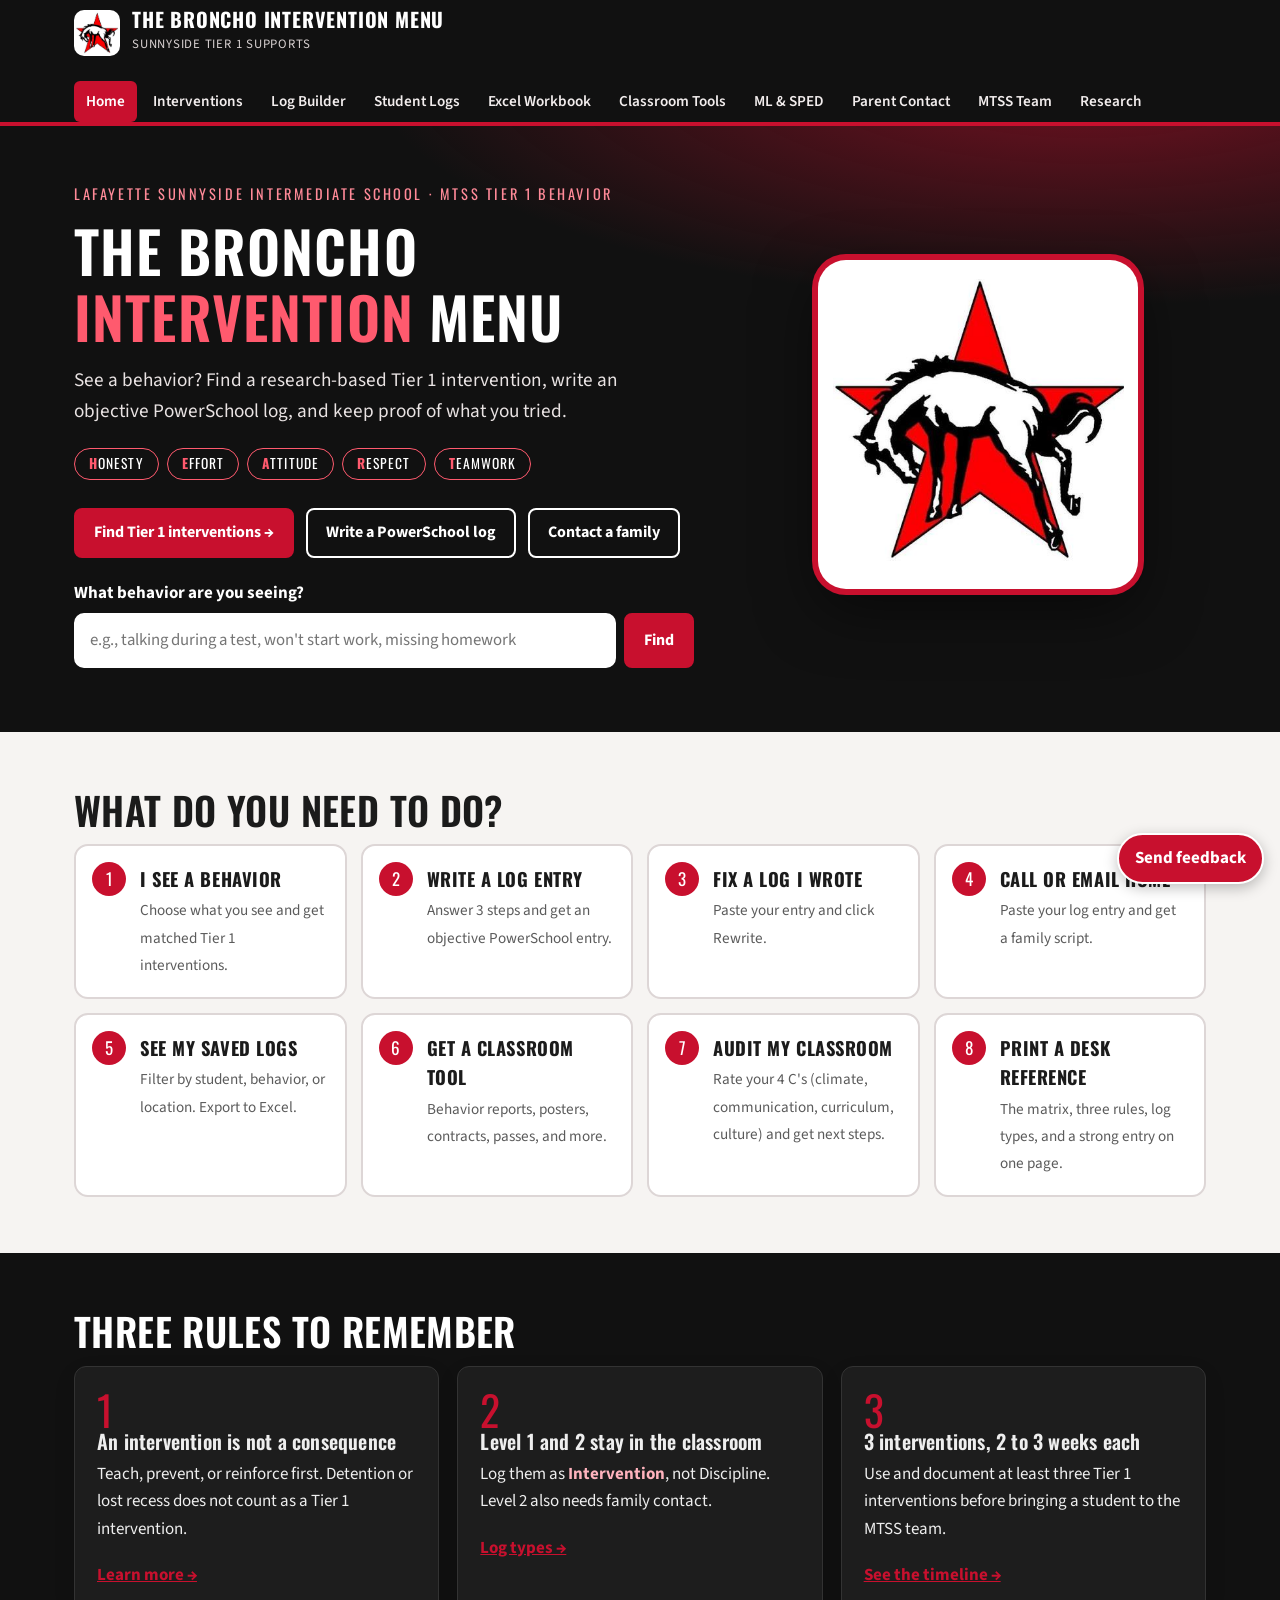
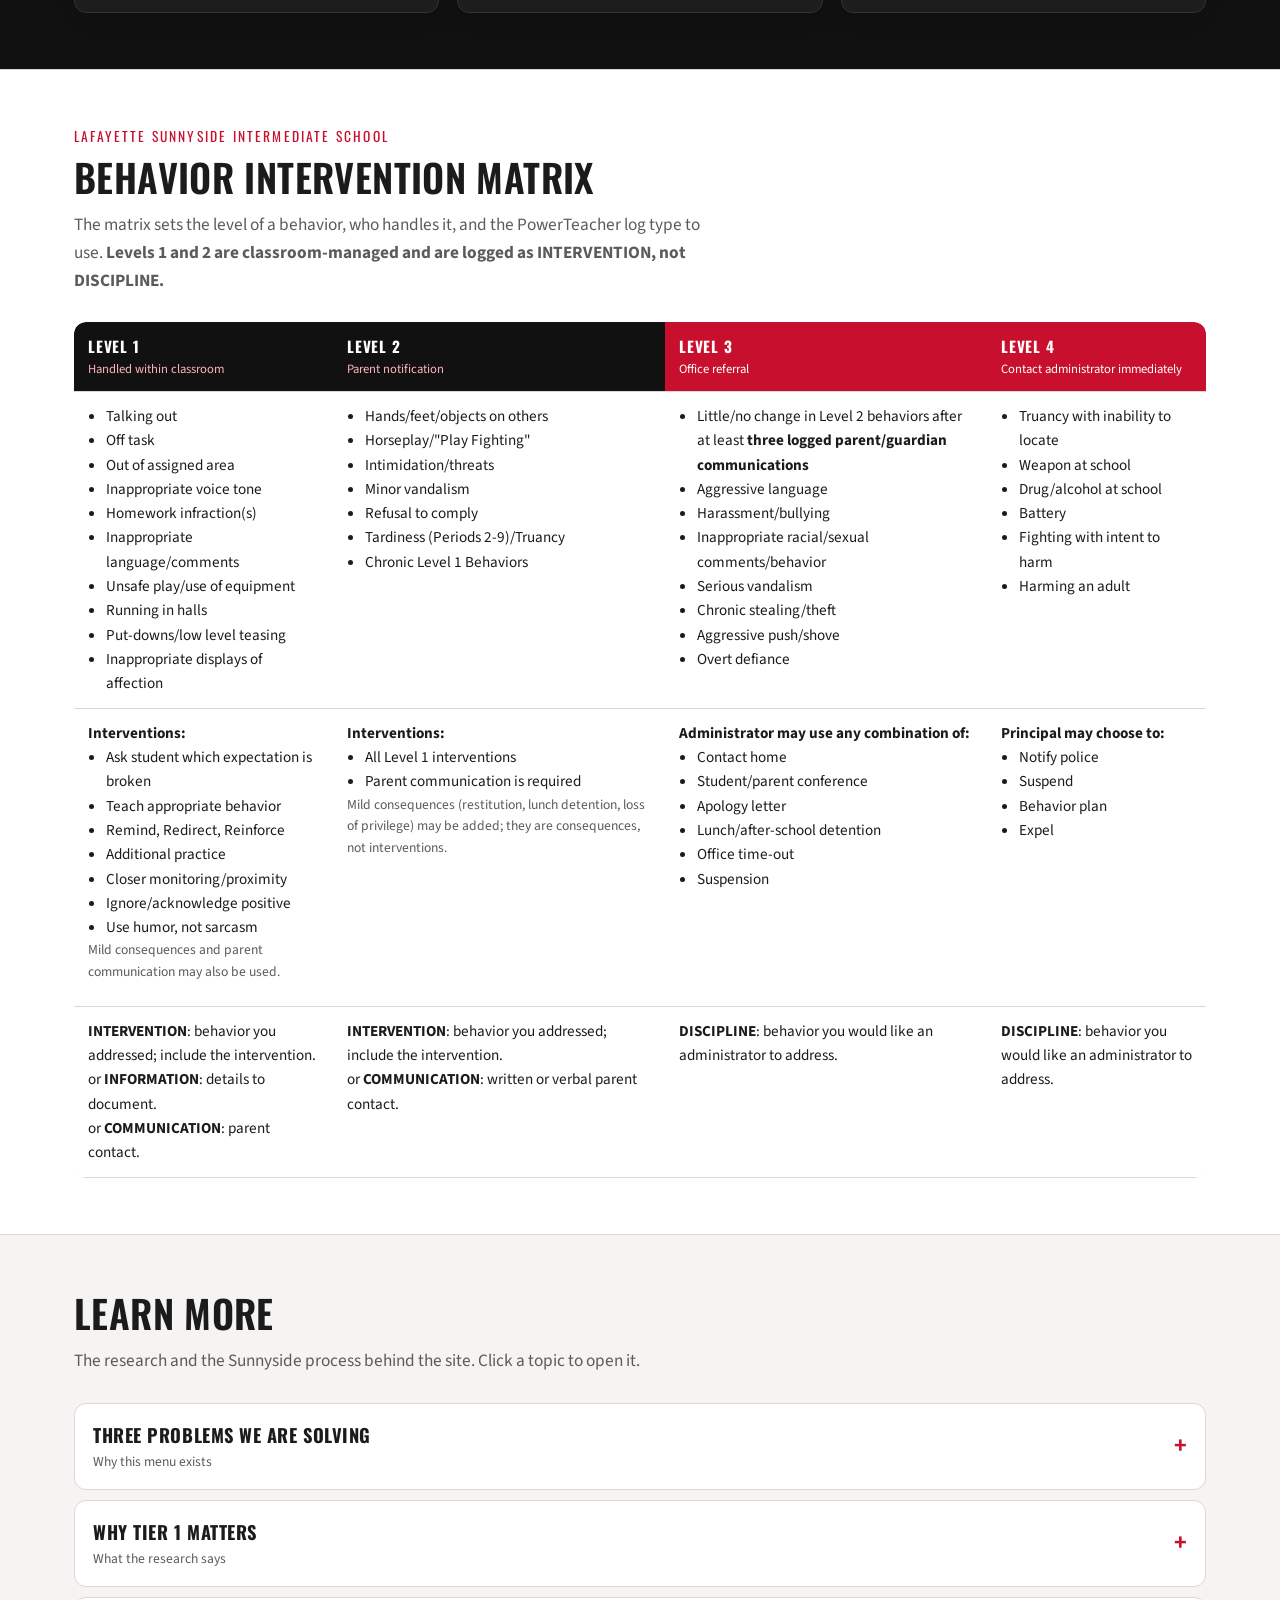
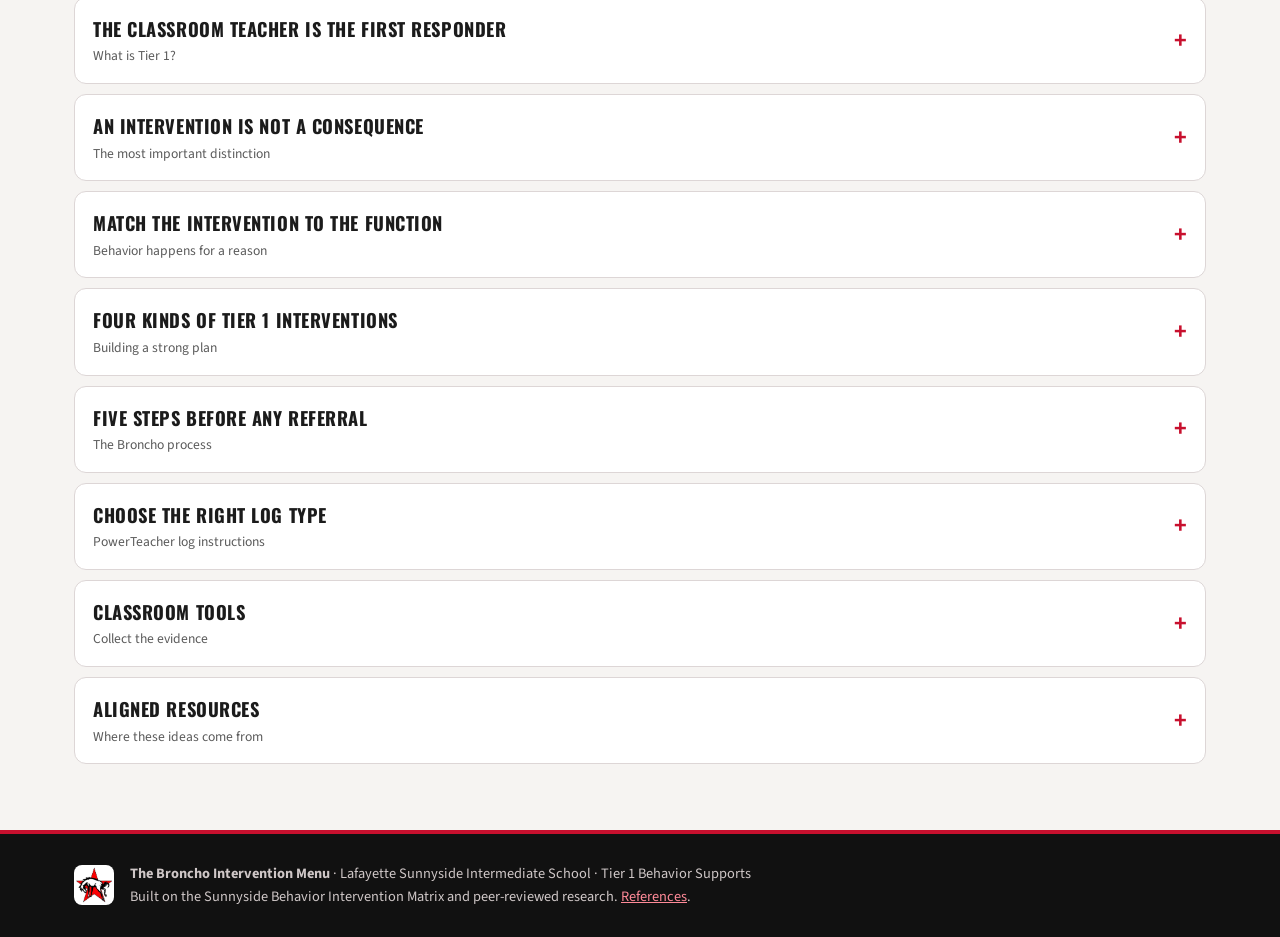
<file: index.html>
<!doctype html>
<html lang="en">
<head>
<meta charset="utf-8">
<meta name="viewport" content="width=device-width, initial-scale=1">
<title>The Broncho Intervention Menu</title>
<meta name="description" content="Lafayette Sunnyside Intermediate School's research-based Tier 1 behavior intervention menu and PowerSchool log entry guide.">
<link rel="icon" href="img/broncho-logo.png">
<link rel="preconnect" href="https://fonts.googleapis.com">
<link rel="preconnect" href="https://fonts.gstatic.com" crossorigin>
<link rel="stylesheet" href="https://fonts.googleapis.com/css2?family=Oswald:wght@500;600&family=Source+Sans+3:wght@400;600;700&display=swap">
<link rel="stylesheet" href="css/style.css?v=4f08491">
</head>
<body>
<a class="skip" href="#main">Skip to content</a>
<header class="top"><div class="wrap">
  <a class="brand" href="index.html"><img src="img/broncho-logo.png" alt=""><span><b>The Broncho Intervention Menu</b><small>Sunnyside Tier 1 Supports</small></span></a>
  <nav class="nav" aria-label="Main">
    <a href="index.html" aria-current="page">Home</a>
    <a href="menu.html">Interventions</a>
    <a href="log.html">Log Builder</a>
    <a href="logs.html">Student Logs</a>
    <a href="excel.html">Excel Workbook</a>
    <a href="tools.html">Classroom Tools</a>
    <a href="supports.html">ML &amp; SPED</a>
    <a href="parent.html">Parent Contact</a>
    <a href="mtss.html">MTSS Team</a>
    <a href="research.html">Research</a>
  </nav>
</div></header>

<main id="main">
<section class="hero">
  <div class="wrap">
    <div>
      <div class="kicker">Lafayette Sunnyside Intermediate School &middot; MTSS Tier 1 Behavior</div>
      <h1>The Broncho <span>Intervention</span> Menu</h1>
      <p class="lead">See a behavior? Find a research-based Tier 1 intervention, write an objective PowerSchool log, and keep proof of what you tried.</p>
      <div class="values" aria-label="Sunnyside expectations">
        <span><b>H</b>onesty</span><span><b>E</b>ffort</span><span><b>A</b>ttitude</span><span><b>R</b>espect</span><span><b>T</b>eamwork</span>
      </div>
      <div class="cta">
        <a class="btn" href="menu.html">Find Tier 1 interventions &rarr;</a>
        <a class="btn ghost" href="log.html">Write a PowerSchool log</a>
        <a class="btn ghost" href="parent.html">Contact a family</a>
      </div>
      <form class="hsearch" id="hs-form" role="search" autocomplete="off">
        <label for="hs-q">What behavior are you seeing?</label>
        <div class="hs-box"><input type="search" id="hs-q" placeholder="e.g., talking during a test, won't start work, missing homework"><button class="btn" type="submit">Find</button></div>
        <div id="hs-results" class="hs-results" aria-live="polite"></div>
      </form>
    </div>
    <div class="logo-big"><img src="img/broncho-logo.png" alt="Sunnyside Broncho logo: a bucking bronco over a red star"></div>
  </div>
</section>

<section class="band alt" id="my-students" hidden>
  <div class="wrap">
    <h2 class="title">Your students</h2>
    <p class="intro">From the logs saved on this computer only. Nothing is shared.</p>
    <div class="ms-list" id="ms-list"></div>
    <p id="ms-more" style="margin-top:10px"></p>
  </div>
</section>

<section class="band" id="start">
  <div class="wrap">
    <h2 class="title">What do you need to do?</h2>
    <div class="tasks">
      <a class="task" href="menu.html"><span class="task-n">1</span><b>I see a behavior</b><span>Choose what you see and get matched Tier 1 interventions.</span></a>
      <a class="task" href="log.html"><span class="task-n">2</span><b>Write a log entry</b><span>Answer 3 steps and get an objective PowerSchool entry.</span></a>
      <a class="task" href="log.html#check"><span class="task-n">3</span><b>Fix a log I wrote</b><span>Paste your entry and click Rewrite.</span></a>
      <a class="task" href="parent.html"><span class="task-n">4</span><b>Call or email home</b><span>Paste your log entry and get a family script.</span></a>
      <a class="task" href="logs.html"><span class="task-n">5</span><b>See my saved logs</b><span>Filter by student, behavior, or location. Export to Excel.</span></a>
      <a class="task" href="tools.html"><span class="task-n">6</span><b>Get a classroom tool</b><span>Behavior reports, posters, contracts, passes, and more.</span></a>
      <a class="task" href="tools.html#fourc"><span class="task-n">7</span><b>Audit my classroom</b><span>Rate your 4 C's (climate, communication, curriculum, culture) and get next steps.</span></a>
      <button class="task" type="button" id="desk-print"><span class="task-n">8</span><b>Print a desk reference</b><span>The matrix, three rules, log types, and a strong entry on one page.</span></button>
    </div>
  </div>
</section>

<section class="band dark" id="rules">
  <div class="wrap">
    <h2 class="title">Three rules to remember</h2>
    <div class="grid g3">
      <div class="card rule"><div class="stat">1</div><h3>An intervention is not a consequence</h3><p>Teach, prevent, or reinforce first. Detention or lost recess does not count as a Tier 1 intervention.</p><a href="#distinction" data-open>Learn more &rarr;</a></div>
      <div class="card rule"><div class="stat">2</div><h3>Level 1 and 2 stay in the classroom</h3><p>Log them as <b>Intervention</b>, not Discipline. Level 2 also needs family contact.</p><a href="#logtypes" data-open>Log types &rarr;</a></div>
      <div class="card rule"><div class="stat">3</div><h3>3 interventions, 2 to 3 weeks each</h3><p>Use and document at least three Tier 1 interventions before bringing a student to the MTSS team.</p><a href="#process" data-open>See the timeline &rarr;</a></div>
    </div>
  </div>
</section>

<section class="band alt" id="matrix">
  <div class="wrap">
    <div class="eyebrow">Lafayette Sunnyside Intermediate School</div>
    <h2 class="title">Behavior Intervention Matrix</h2>
    <p class="intro">The matrix sets the level of a behavior, who handles it, and the PowerTeacher log type to use. <strong>Levels 1 and 2 are classroom-managed and are logged as INTERVENTION, not DISCIPLINE.</strong></p>
    <div class="table-scroll">
    <table class="matrix">
      <thead><tr>
        <th scope="col">Level 1<small>Handled within classroom</small></th>
        <th scope="col">Level 2<small>Parent notification</small></th>
        <th scope="col" class="l3">Level 3<small>Office referral</small></th>
        <th scope="col" class="l4">Level 4<small>Contact administrator immediately</small></th>
      </tr></thead>
      <tbody>
        <tr>
          <td><ul><li>Talking out</li><li>Off task</li><li>Out of assigned area</li><li>Inappropriate voice tone</li><li>Homework infraction(s)</li><li>Inappropriate language/comments</li><li>Unsafe play/use of equipment</li><li>Running in halls</li><li>Put-downs/low level teasing</li><li>Inappropriate displays of affection</li></ul></td>
          <td><ul><li>Hands/feet/objects on others</li><li>Horseplay/"Play Fighting"</li><li>Intimidation/threats</li><li>Minor vandalism</li><li>Refusal to comply</li><li>Tardiness (Periods 2-9)/Truancy</li><li>Chronic Level 1 Behaviors</li></ul></td>
          <td><ul><li>Little/no change in Level 2 behaviors after at least <b>three logged parent/guardian communications</b></li><li>Aggressive language</li><li>Harassment/bullying</li><li>Inappropriate racial/sexual comments/behavior</li><li>Serious vandalism</li><li>Chronic stealing/theft</li><li>Aggressive push/shove</li><li>Overt defiance</li></ul></td>
          <td><ul><li>Truancy with inability to locate</li><li>Weapon at school</li><li>Drug/alcohol at school</li><li>Battery</li><li>Fighting with intent to harm</li><li>Harming an adult</li></ul></td>
        </tr>
        <tr>
          <td><b>Interventions:</b><ul><li>Ask student which expectation is broken</li><li>Teach appropriate behavior</li><li>Remind, Redirect, Reinforce</li><li>Additional practice</li><li>Closer monitoring/proximity</li><li>Ignore/acknowledge positive</li><li>Use humor, not sarcasm</li></ul><p class="hint">Mild consequences and parent communication may also be used.</p></td>
          <td><b>Interventions:</b><ul><li>All Level 1 interventions</li><li>Parent communication is required</li></ul><p class="hint">Mild consequences (restitution, lunch detention, loss of privilege) may be added; they are consequences, not interventions.</p></td>
          <td><b>Administrator may use any combination of:</b><ul><li>Contact home</li><li>Student/parent conference</li><li>Apology letter</li><li>Lunch/after-school detention</li><li>Office time-out</li><li>Suspension</li></ul></td>
          <td><b>Principal may choose to:</b><ul><li>Notify police</li><li>Suspend</li><li>Behavior plan</li><li>Expel</li></ul></td>
        </tr>
        <tr>
          <td><span class="logtype">INTERVENTION</span>: behavior you addressed; include the intervention.<br>or <span class="logtype">INFORMATION</span>: details to document.<br>or <span class="logtype">COMMUNICATION</span>: parent contact.</td>
          <td><span class="logtype">INTERVENTION</span>: behavior you addressed; include the intervention.<br>or <span class="logtype">COMMUNICATION</span>: written or verbal parent contact.</td>
          <td><span class="logtype">DISCIPLINE</span>: behavior you would like an administrator to address.</td>
          <td><span class="logtype">DISCIPLINE</span>: behavior you would like an administrator to address.</td>
        </tr>
      </tbody>
    </table>
    </div>
  </div>
</section>

<section class="band" id="learn">
  <div class="wrap">
    <h2 class="title">Learn more</h2>
    <p class="intro">The research and the Sunnyside process behind the site. Click a topic to open it.</p>
<details class="more" id="why"><summary><span><b>Three problems we are solving</b><small>Why this menu exists</small></span></summary>
<div class="more-body ">
  <div class="wrap">
    
        <p class="intro">Our discipline data and staff conversations show three patterns. Each one has a fix that is built into this site.</p>
    <div class="grid g3">
      <article class="card red-top problem"><div class="num">1</div><div>
        <h3>Consequences without intervention</h3>
        <p>Students receive detentions, lost privileges, or referrals before anyone has taught, prompted, or reinforced the expected behavior.</p>
        <p class="fix"><b>The fix:</b> the <a href="menu.html">Interventions</a> shows only proactive and instructional Tier 1 interventions, and clearly labels consequences as <em>not</em> interventions.</p>
      </div></article>
      <article class="card red-top problem"><div class="num">2</div><div>
        <h3>"I've tried everything," with no record</h3>
        <p>Without documented interventions, dates, and student response, a support team cannot tell what was tried, for how long, or whether it worked.</p>
        <p class="fix"><b>The fix:</b> the <a href="log.html">Log Builder</a> writes the intervention into every entry and keeps a running <em>Proof of Intervention</em> record for each student on your device.</p>
      </div></article>
      <article class="card red-top problem"><div class="num">3</div><div>
        <h3>Mild behaviors logged as Discipline</h3>
        <p>Level 1 and Level 2 behaviors are handled in the classroom. Logging them as <b>DISCIPLINE</b> sends them to administrators before classroom supports have been used.</p>
        <p class="fix"><b>The fix:</b> the Log Builder reads the matrix level of what you saw and assigns the log type: <b>INTERVENTION</b>, <b>INFORMATION</b>, <b>COMMUNICATION</b>, or <b>DISCIPLINE</b>.</p>
      </div></article>
    </div>
  </div>
</div></details>
<details class="more" id="research"><summary><span><b>Why Tier 1 matters</b><small>What the research says</small></span></summary>
<div class="more-body">
  <div class="wrap">
    
        <p class="intro">Three findings from the last 10 years explain why we teach behavior first, keep students learning, and respond the same way in every room.</p>
    <div class="grid g3">
      <div class="card"><div class="stat">1</div><h3>Tier 1 works</h3><p>Across 29 studies, school-wide Tier 1 behavior supports <b>reduced discipline and raised academic achievement</b>.</p><p><b>For us:</b> teach, prompt, and praise HEART before using consequences.</p><p class="cite">Lee &amp; Gage, 2020</p></div>
      <div class="card"><div class="stat">2</div><h3>Removal costs learning</h3><p>Being suspended <b>lowered students' math and reading achievement</b>. Time out of class is time out of learning.</p><p><b>For us:</b> handle Level 1 and 2 behaviors in the classroom with interventions.</p><p class="cite">Lacoe &amp; Steinberg, 2019</p></div>
      <div class="card"><div class="stat">3</div><h3>Consistency makes it fair</h3><p>Discipline gaps between student groups are <b>largest for subjective calls</b> like "defiance" and "disrespect."</p><p><b>For us:</b> use the matrix, objective descriptions, and the same response in every room.</p><p class="cite">Smolkowski et al., 2016; Girvan et al., 2017</p></div>
    </div>
  </div>
</div></details>
<details class="more" id="tier1"><summary><span><b>The classroom teacher is the first responder</b><small>What is Tier 1?</small></span></summary>
<div class="more-body">
  <div class="wrap tiers">
    <div class="pyramid" aria-label="MTSS tiers">
      <div class="t3">Tier 3<small>Intensive, individual<br>about 5-10%</small></div>
      <div class="t2">Tier 2<small>Targeted, small group, about 10-15%</small></div>
      <div class="t1">Tier 1: Universal<small>High-quality classroom practices for ALL students. About 80% or more should be successful here.</small></div>
    </div>
    <div>
      
            <p>In a Multi-Tiered System of Supports (MTSS), Tier 1 is the foundation: high-quality, research-based instruction and behavior support that every student receives in every classroom. When Tier 1 is strong, about 80% of students are successful without extra help. Students move to Tier 2 or Tier 3 only after well-delivered, documented Tier 1 interventions show the student needs more.</p>
      <p>Tier 1 behavior support has three layers:</p>
      <ul class="check">
        <li><b>School-wide expectations.</b> HEART is defined, taught in every setting, and acknowledged consistently.</li>
        <li><b>Class-wide management.</b> Taught routines, engaging instruction, active supervision, high rates of praise, and strong relationships.</li>
        <li><b>Classroom individual interventions.</b> When one student struggles, the teacher chooses an evidence-based intervention, records it, and tracks progress.</li>
      </ul>
      <p class="cite">Sources: Wright, Intervention Central (ONC BOCES MTSS Tier 1 training, 2023); MTSS tier definitions; Sugai &amp; Horner, 2002.</p>
    </div>
  </div>
</div></details>
<details class="more" id="distinction"><summary><span><b>An intervention is not a consequence</b><small>The most important distinction</small></span></summary>
<div class="more-body ">
  <div class="wrap">
    
        <p class="intro">A consequence is something that happens <em>after</em> a behavior. An intervention is a planned action that <em>changes the conditions or builds the skill</em> so the behavior is less likely to happen again. Only interventions count as Tier 1 evidence.</p>
    <div class="vs">
      <div class="card int">
        <h3><span class="pill ok">Intervention</span> Teaches or prevents</h3>
        <p>A proactive or instructional strategy, matched to why the behavior is happening, used consistently for long enough to judge whether it works.</p>
        <ul class="check">
          <li>Re-teaching and practicing the expectation</li>
          <li>Pre-correction before a hard transition</li>
          <li>Behavior-specific praise for the replacement behavior</li>
          <li>Chunking work the student is avoiding</li>
          <li>A break card, a self-monitoring checklist, strategic seating</li>
          <li>A re-entry or restorative conversation</li>
        </ul>
      </div>
      <div class="mid" aria-hidden="true">VS</div>
      <div class="card con">
        <h3><span class="pill no">Consequence</span> Responds after the fact</h3>
        <p>An outcome imposed after the behavior. Some consequences are appropriate and listed on our matrix, but by themselves they teach no new skill and are not intervention.</p>
        <ul class="check x">
          <li>Lunch or after-school detention</li>
          <li>Loss of privilege or recess</li>
          <li>Restitution or a forced apology letter</li>
          <li>Removal from class or office time-out</li>
          <li>A phone call home only to report the behavior</li>
          <li>Office referral, suspension</li>
        </ul>
      </div>
    </div>
    <div class="alert black" style="margin-top:20px">
      <p><b>Research rule of thumb:</b> use negative consequences sparingly, and only after you have (a) tried supportive responses and (b) ruled out causes the student cannot control, such as a skill deficit (Conroy &amp; Sutherland, 2012). Positive consequences such as specific praise <em>do</em> count as intervention because they strengthen the expected behavior.</p>
    </div>

    <h3 class="subhead">What recent research says about consequences vs. interventions</h3>
    <div class="grid g3">
      <div class="card red-top"><h3>Changing the adult response changes the outcome</h3><p>When middle school teachers were taught to see misbehavior as a chance to teach and to keep relationships strong (empathic discipline), suspension rates were <b>cut in half</b> over the school year, compared with a control group.</p><p class="cite">Okonofua, Paunesku, &amp; Walton, 2016</p></div>
      <div class="card red-top"><h3>Proactive practices prevent lost instruction</h3><p>The national Center on PBIS practice guide concludes that without positive, proactive classroom practices, students are more likely to experience exclusionary discipline, lost instruction, and poor outcomes.</p><p class="cite">Center on PBIS, 2022</p></div>
      <div class="card red-top"><h3>Exclusion does not teach</h3><p>Suspension lowers the suspended student's achievement (Lacoe &amp; Steinberg, 2019), and stricter, higher-suspension schools produce worse long-run outcomes with no lasting benefit (Bacher-Hicks et al., 2019). A consequence alone does not build the missing skill.</p><p class="cite">Lacoe &amp; Steinberg, 2019; Bacher-Hicks, Billings, &amp; Deming, 2019</p></div>
    </div>

    <div class="know">
      <div class="know-icon" aria-hidden="true">!</div>
      <div>
        <h3>Do not assume students arrive "knowing how to act"</h3>
        <p>Behavior is learned, the same way reading and math are learned. A student who shows a behavior may never have been taught the expected one, may have learned different rules somewhere else, or may know it in one room but not in yours. Our students move through many class periods a day, and every classroom has its own routines for entering, asking for help, working in groups, and turning in work. <b>Each teacher's expectations must be taught directly in that classroom.</b> Posting them is not enough.</p>
        <ul class="check">
          <li><b>Define</b> 3 to 5 positively stated expectations (HEART) and what they look like in each routine.</li>
          <li><b>Teach</b> them like a lesson: model, examples and non-examples, practice, feedback. Re-teach after breaks and whenever problems rise.</li>
          <li><b>Prompt</b> with pre-corrections right before the routine.</li>
          <li><b>Acknowledge</b> with behavior-specific praise at a much higher rate than corrections.</li>
          <li><b>Respond</b> to errors by re-teaching, the same way you would correct an academic mistake.</li>
        </ul>
        <p class="cite">Center on PBIS, 2022; Royer et al., 2019; Cook et al., 2018 (Establish-Maintain-Restore); Korpershoek et al., 2016. Older foundational work: Simonsen et al., 2008; Fairbanks et al., 2007.</p>
      </div>
    </div>
  </div>
</div></details>
<details class="more" id="function"><summary><span><b>Match the intervention to the function</b><small>Behavior happens for a reason</small></span></summary>
<div class="more-body ">
  <div class="wrap">
    
        <p class="intro">Problem behavior serves a purpose for the student. When you can name the likely purpose (its <em>function</em>), you can choose an intervention that meets the same need in an acceptable way. The menu uses these six functions to rank interventions.</p>
    <div class="grid g3">
      <div class="card"><h3>Peer attention</h3><p>Classmates laugh, react, or join in. Try the Good Behavior Game, tootling, strategic seating, and praise for peers.</p></div>
      <div class="card"><h3>Adult attention</h3><p>The behavior reliably gets the teacher's attention. Try pre-session attention, scheduled attention, planned ignoring with praise for the positive.</p></div>
      <div class="card"><h3>Escape or avoidance</h3><p>The behavior gets the student out of a task or situation. Check instructional match, chunk the work, and teach a break card. Removal from class can reward this.</p></div>
      <div class="card"><h3>Access to items or activities</h3><p>The student wants a device, object, or preferred activity. Try "no" with a preferred alternative and first/then statements.</p></div>
      <div class="card"><h3>Skill deficit</h3><p>The student has not learned the behavior or cannot do the work yet. Teach it explicitly, practice it, and use checklists.</p></div>
      <div class="card"><h3>Emotional, attentional, or physical need</h3><p>Frustration, anxiety, fatigue, or attention needs get in the way. Try a calm, brief response, scheduled breaks, and self-monitoring.</p></div>
    </div>
    <p class="cite" style="margin-top:14px">Function categories: Packenham, Shute, &amp; Reid, 2004; Gable et al., 2009. Use an ABC statement (Antecedent, Behavior, Consequence) to find the pattern for chronic behaviors.</p>
  </div>
</div></details>
<details class="more" id="types"><summary><span><b>Four kinds of Tier 1 interventions</b><small>Building a strong plan</small></span></summary>
<div class="more-body">
  <div class="wrap">
    
        <p class="intro">A strong classroom plan combines strategies that prevent the behavior, teach the replacement, reinforce it, and respond in the moment without rewarding the problem behavior (Wright, 2018).</p>
    <div class="legend">
      <div class="prevent"><b>Prevent</b>Change the setting before behavior happens: precorrection, seating, choice, chunking, greetings.</div>
      <div class="teach"><b>Teach</b>Build the missing skill: model, practice, replacement behaviors, self-monitoring.</div>
      <div class="reinforce"><b>Reinforce</b>Make the expected behavior pay off: specific praise, 4:1 ratio, Good Behavior Game.</div>
      <div class="respond"><b>Respond</b>Redirect calmly and briefly: remind-redirect-reinforce, Stop-Start-Praise, re-entry conference.</div>
    </div>
  </div>
</div></details>
<details class="more" id="process"><summary><span><b>Five steps before any referral</b><small>The Broncho process</small></span></summary>
<div class="more-body ">
  <div class="wrap grid g2" style="align-items:start">
    <div>
      
            <ol class="flow">
        <li><b>Name the behavior and its level.</b> Describe exactly what you saw (observable, measurable) and find it on the matrix.</li>
        <li><b>Hypothesize the function.</b> What does the behavior get the student? When does it happen?</li>
        <li><b>Choose a matched intervention.</b> Start with a Prevent or Teach strategy, not only Respond.</li>
        <li><b>Implement and log for 2 to 3 weeks.</b> Use it consistently, log each use as INTERVENTION, and rate the behavior daily. For Level 2, contact the family and log it as COMMUNICATION.</li>
        <li><b>Review, then repeat.</b> Working: keep going. Not working: change it and run the next 2 to 3 week period. After at least 3 interventions with little or no change, bring the record to the MTSS team.</li>
      </ol>

    </div>
    <div>
      <div class="eyebrow">Minimum Tier 1 expectations</div>
      <h2 class="title">What "tried everything" must show</h2>
      <div class="card">
        <ul class="check">
          <li>The behavior is described clearly and specifically.</li>
          <li>At least 3 evidence-based Tier 1 interventions were used, each for 2 to 3 weeks.</li>
          <li>Instructional adjustments or accommodations were made as appropriate.</li>
          <li>Intervention efforts were recorded (written down, with dates).</li>
          <li>Data was collected on whether behavior or engagement improved.</li>
          <li>The teacher communicated with the student.</li>
          <li>The teacher communicated with the parent(s). For a Level 3 "no change" referral, the matrix requires at least three logged communications.</li>
        </ul>
        <p class="cite" style="margin-top:10px">Adapted from "What are your expectations of the teacher as behavioral first responder?" (Wright, ONC BOCES Tier 1 training, 2023).</p>
        <a class="btn" href="log.html" style="margin-top:8px">Start a documented log &rarr;</a>
      </div>
    </div>
  </div>
  <div class="wrap" style="margin-top:32px">
    <div class="eyebrow">The Sunnyside Tier 1 timeline</div>
    <h2 class="title">At least 3 interventions, 2 to 3 weeks each</h2>
    <div class="tl"><div><span class="wk">Weeks 1-3</span><b>Intervention 1</b><p>Choose a matched Prevent or Teach strategy. Use it every day, log it, and rate the behavior daily. Contact the family for Level 2.</p></div><div><span class="wk">Weeks 4-6</span><b>Intervention 2</b><p>Review the data. Working: keep going. Not working: change or add a matched intervention and start a new 2-3 week period.</p></div><div><span class="wk">Weeks 7-9</span><b>Intervention 3</b><p>Same review. Keep what helped, change what did not, and keep logging family contact.</p></div><div><span class="wk">After 6-9 weeks</span><b>MTSS team</b><p>Three interventions with little or no change: print the Request for Support packet and bring it to the MTSS team.</p></div></div><p class="why"><b>Why 2 to 3 weeks each:</b> a behavior needs at least 5 data points in each phase to show a trend (Kratochwill et al., 2013); 10 school days of daily ratings gives a dependable picture (Chafouleas, Riley-Tillman, &amp; Sugai, 2007). Changing sooner hides whether the intervention worked. <b>Why at least 3:</b> the Sunnyside MTSS expectation for documented Tier 1 support. Level 3 and 4 behaviors still go to an administrator right away.</p>
  </div>
</div></details>
<details class="more" id="logtypes"><summary><span><b>Choose the right log type</b><small>PowerTeacher log instructions</small></span></summary>
<div class="more-body">
  <div class="wrap">
    
        <div class="grid g4">
      <div class="card"><h3>INTERVENTION</h3><p>Level 1 or 2 behavior you have addressed. Always include the intervention you used and how the student responded.</p></div>
      <div class="card"><h3>INFORMATION</h3><p>Details you want documented (a pattern you noticed, a student's report, a schedule change).</p></div>
      <div class="card"><h3>COMMUNICATION</h3><p>Written or verbal contact with a parent or guardian about the student. Required for Level 2.</p></div>
      <div class="card" style="border-color:var(--red)"><h3 style="color:var(--red)">DISCIPLINE</h3><p>Only Level 3 and Level 4 behaviors that you want an administrator to address. Not for Level 1 or 2 behaviors.</p></div>
    </div>
  </div>
</div></details>
<details class="more" id="tools"><summary><span><b>Classroom tools</b><small>Collect the evidence</small></span></summary>
<div class="more-body">
  <div class="wrap">
    
        <p class="intro">Data turns "I've tried everything" into a record a team can act on. These tools come from the Tier 1 toolkit in our ONC BOCES MTSS training.</p>
    <div class="grid g4">
      <a class="card red-top" href="mtss.html" style="text-decoration:none;color:inherit"><h3>Sunnyside MTSS Team <span class="pill">Coming soon</span></h3><p>Who is on the team, and how to bring a student to the team with your documented Tier 1 data.</p></a>
      <a class="card red-top" href="supports.html" style="text-decoration:none;color:inherit"><h3>ML &amp; SPED Supports <span class="pill">Coming soon</span></h3><p>Supports for Multilingual Learners and students with IEPs or 504 plans, plus request cards, First/Then, break cards, and visual schedules.</p></a>
      <a class="card red-top" href="parent.html" style="text-decoration:none;color:inherit"><h3>Parent Contact</h3><p>Tips and phone, voicemail, and email scripts matched to the behavior.</p></a>
      <a class="card red-top" href="tools.html#essential" style="text-decoration:none;color:inherit"><h3>Essential Behaviors</h3><p>Prioritize the essential academic and social behaviors to teach, then plan and print behavior lessons (Hannigan et al., 2020).</p></a>
      <a class="card red-top" href="tools.html#fourc" style="text-decoration:none;color:inherit"><h3>4 C's Classroom Audit</h3><p>Rate your Climate, Communication, Curriculum, and Culture. See the behaviors you may be seeing and your next steps.</p></a>
      <a class="card red-top" href="tools.html#tips" style="text-decoration:none;color:inherit"><h3>Teacher Tips</h3><p>Research-based moves to start tomorrow, plus a printable desk reminder card.</p></a>
      <a class="card red-top" href="tools.html#posters" style="text-decoration:none;color:inherit"><h3>HEART Posters</h3><p>An editable Bronchos Have HEART matrix, animated Broncho modeling posters, and student reminder posters.</p></a>
      <a class="card red-top" href="tools.html#incent" style="text-decoration:none;color:inherit"><h3>Free Incentives</h3><p>Free, research-based incentives with a reward menu, notes home, a Mystery Motivator, and punch cards.</p></a>
      <a class="card red-top" href="tools.html#jobs" style="text-decoration:none;color:inherit"><h3>Class Jobs, Contracts &amp; Passes</h3><p>Class job charts and cards, behavior contract templates, and buddy-classroom visiting passes.</p></a>
      <a class="card red-top" href="tools.html#abc" style="text-decoration:none;color:inherit"><h3>ABC Behavior Organizer</h3><p>Build an Antecedent-Behavior-Consequence statement, get the likely function, and jump to matched interventions.</p></a>
      <a class="card red-top" href="tools.html#self" style="text-decoration:none;color:inherit"><h3>Tier 1 Classroom Self-Check</h3><p>Rate 22 class-wide practices across five foundations before deciding a student needs Tier 2.</p></a>
      <a class="card red-top" href="tools.html#dbr" style="text-decoration:none;color:inherit"><h3>Daily Behavior Report</h3><p>A printable daily rating sheet with recommended behaviors for each struggle and Broncho Bucks for meeting the goal.</p></a>
      <a class="card red-top" href="tools.html#check" style="text-decoration:none;color:inherit"><h3>Behavior Checklist Maker</h3><p>Break a goal behavior into steps and print a student self-monitoring card.</p></a>
    </div>
  </div>
</div></details>
<details class="more" id="resources"><summary><span><b>Aligned resources</b><small>Where these ideas come from</small></span></summary>
<div class="more-body ">
  <div class="wrap">
    
        <div class="grid g3">
      <a class="card" href="https://www.pbisworld.com/tier-1/" target="_blank" rel="noopener" style="text-decoration:none;color:inherit"><h3>PBIS World: Tier 1</h3><p>Descriptions of common Tier 1 classroom interventions and how to use them.</p><span class="cite">pbisworld.com</span></a>
      <a class="card" href="https://www.hmhco.com/blog/what-is-tier-1-intervention-in-education" target="_blank" rel="noopener" style="text-decoration:none;color:inherit"><h3>HMH: What Is Tier 1 Intervention?</h3><p>An overview of Tier 1 as high-quality universal instruction within MTSS.</p><span class="cite">hmhco.com</span></a>
      <a class="card" href="https://characterstrong.com/wp-content/uploads/2022/08/MTSS-Tier-1-Resource-Guide.pdf" target="_blank" rel="noopener" style="text-decoration:none;color:inherit"><h3>CharacterStrong MTSS Tier 1 Guide</h3><p>A Tier 1 resource guide covering universal behavior and SEL supports.</p><span class="cite">characterstrong.com (PDF)</span></a>
      <a class="card" href="https://www.interventioncentral.org/positivebehavior" target="_blank" rel="noopener" style="text-decoration:none;color:inherit"><h3>Intervention Central</h3><p>Jim Wright's Tier 1 classroom behavior toolkit, used in our ONC BOCES MTSS training.</p><span class="cite">interventioncentral.org</span></a>
      <a class="card" href="https://www.pbis.org/" target="_blank" rel="noopener" style="text-decoration:none;color:inherit"><h3>Center on PBIS</h3><p>The federally funded technical assistance center for Positive Behavioral Interventions and Supports.</p><span class="cite">pbis.org</span></a>
      <a class="card" href="research.html" style="text-decoration:none;color:inherit"><h3>Full research list</h3><p>Every citation used on this site, in APA format.</p><span class="cite">References page</span></a>
    </div>
  </div>
</div></details>
  </div>
</section>
<script>
/* open a Learn more topic when a link points to it */
(function () {
  function openTo(id) { var d = document.getElementById(id); if (d && d.tagName === "DETAILS") { d.open = true; d.scrollIntoView({ behavior: "smooth", block: "start" }); } }
  document.querySelectorAll('a[href^="#"]').forEach(function (a) { a.addEventListener("click", function () { openTo(a.getAttribute("href").slice(1)); }); });
  if (location.hash) openTo(location.hash.slice(1));
})();
</script>
<div class="print-only" id="print-area"></div>
</main>

<footer class="foot"><div class="wrap">
  <img src="img/broncho-logo.png" alt="">
  <div><b>The Broncho Intervention Menu</b> &middot; Lafayette Sunnyside Intermediate School &middot; Tier 1 Behavior Supports<br>
  Built on the Sunnyside Behavior Intervention Matrix and peer-reviewed research. <a href="research.html">References</a>.</div>
</div></footer>
<script src="js/data.js?v=4f08491"></script>
<script src="js/app.js?v=4f08491"></script>
<script src="js/home.js?v=4f08491"></script>
<script src="js/feedback.js?v=4f08491"></script>
</body>
</html>
</file>
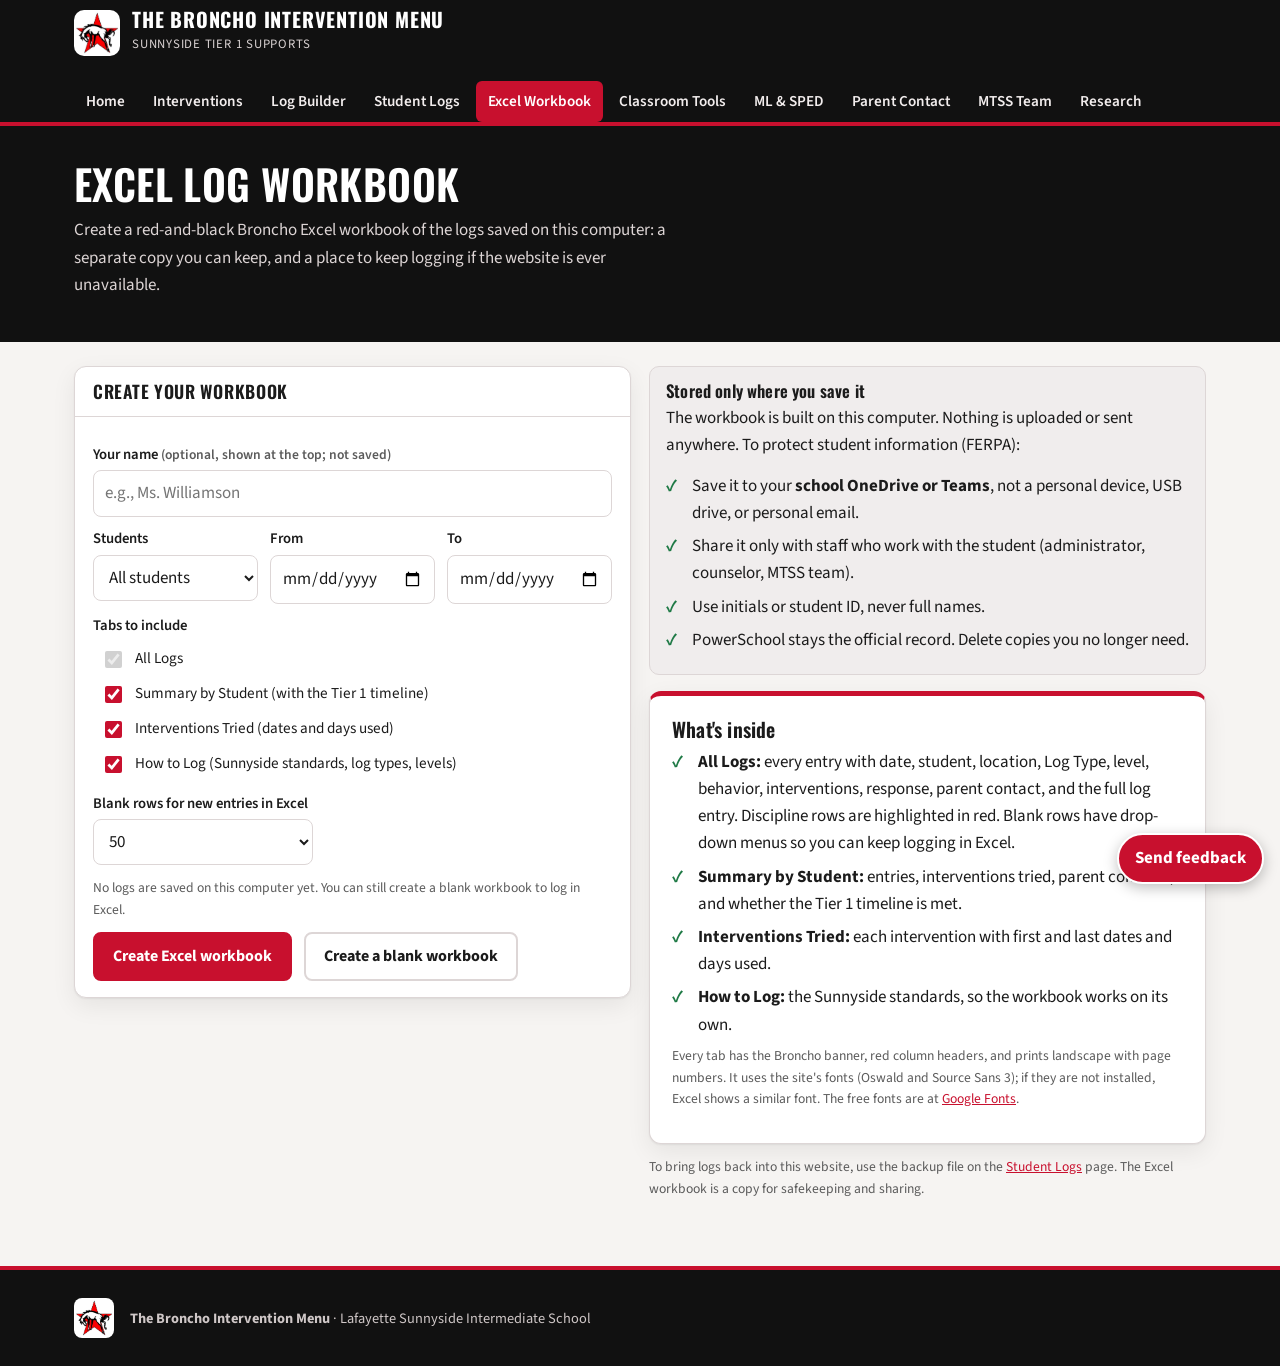
<file: excel.html>
<!doctype html>
<html lang="en">
<head>
<meta charset="utf-8">
<meta name="viewport" content="width=device-width, initial-scale=1">
<title>Excel Log Workbook</title>
<meta name="description" content="Create a Broncho-themed Excel workbook of the logs saved on this computer.">
<link rel="icon" href="img/broncho-logo.png">
<link rel="preconnect" href="https://fonts.googleapis.com">
<link rel="preconnect" href="https://fonts.gstatic.com" crossorigin>
<link rel="stylesheet" href="https://fonts.googleapis.com/css2?family=Oswald:wght@500;600&family=Source+Sans+3:wght@400;600;700&display=swap">
<link rel="stylesheet" href="css/style.css?v=4f08491">
</head>
<body>
<a class="skip" href="#main">Skip to content</a>
<header class="top"><div class="wrap">
  <a class="brand" href="index.html"><img src="img/broncho-logo.png" alt=""><span><b>The Broncho Intervention Menu</b><small>Sunnyside Tier 1 Supports</small></span></a>
  <nav class="nav" aria-label="Main">
    <a href="index.html">Home</a>
    <a href="menu.html">Interventions</a>
    <a href="log.html">Log Builder</a>
    <a href="logs.html">Student Logs</a>
    <a href="excel.html" aria-current="page">Excel Workbook</a>
    <a href="tools.html">Classroom Tools</a>
    <a href="supports.html">ML &amp; SPED</a>
    <a href="parent.html">Parent Contact</a>
    <a href="mtss.html">MTSS Team</a>
    <a href="research.html">Research</a>
  </nav>
</div></header>

<div class="page-head"><div class="wrap">
  <h1>Excel Log Workbook</h1>
  <p>Create a red-and-black Broncho Excel workbook of the logs saved on this computer: a separate copy you can keep, and a place to keep logging if the website is ever unavailable.</p>
</div></div>

<main id="main" class="wrap" style="padding-block:24px 56px">
  <div class="grid g2" style="align-items:start">
    <section class="panel xl-form"><header><h2>Create your workbook</h2></header><div class="body">
      <label class="f" for="xl-teacher">Your name <span class="hint">(optional, shown at the top; not saved)</span></label>
      <input type="text" id="xl-teacher" placeholder="e.g., Ms. Williamson">
      <div class="row3">
        <div><label class="f" for="xl-student">Students</label><select id="xl-student"></select></div>
        <div><label class="f" for="xl-from">From</label><input type="date" id="xl-from"></div>
        <div><label class="f" for="xl-to">To</label><input type="date" id="xl-to"></div>
      </div>
      <label class="f">Tabs to include</label>
      <label class="opt"><input type="checkbox" checked disabled><span>All Logs</span></label>
      <label class="opt"><input type="checkbox" id="xl-sum" checked><span>Summary by Student (with the Tier 1 timeline)</span></label>
      <label class="opt"><input type="checkbox" id="xl-ints" checked><span>Interventions Tried (dates and days used)</span></label>
      <label class="opt"><input type="checkbox" id="xl-guide" checked><span>How to Log (Sunnyside standards, log types, levels)</span></label>
      <label class="f" for="xl-blank">Blank rows for new entries in Excel</label>
      <select id="xl-blank" style="max-width:220px"><option value="0">None</option><option value="25">25</option><option value="50" selected>50</option><option value="100">100</option><option value="200">200</option></select>
      <p class="hint" id="xl-count" style="margin-top:12px"></p>
      <div class="cta" style="margin-top:6px"><button class="btn" type="button" id="xl-make">Create Excel workbook</button><button class="btn ghost" type="button" id="xl-blankbook">Create a blank workbook</button></div>
    </div></section>

    <div>
      <div class="alert tipbox"><h3>Stored only where you save it</h3><p>The workbook is built on this computer. Nothing is uploaded or sent anywhere. To protect student information (FERPA):</p>
        <ul class="check" style="margin:6px 0 0">
          <li>Save it to your <b>school OneDrive or Teams</b>, not a personal device, USB drive, or personal email.</li>
          <li>Share it only with staff who work with the student (administrator, counselor, MTSS team).</li>
          <li>Use initials or student ID, never full names.</li>
          <li>PowerSchool stays the official record. Delete copies you no longer need.</li>
        </ul></div>
      <div class="card red-top" style="margin-top:16px"><h3>What's inside</h3>
        <ul class="check">
          <li><b>All Logs:</b> every entry with date, student, location, Log Type, level, behavior, interventions, response, parent contact, and the full log entry. Discipline rows are highlighted in red. Blank rows have drop-down menus so you can keep logging in Excel.</li>
          <li><b>Summary by Student:</b> entries, interventions tried, parent contacts, and whether the Tier 1 timeline is met.</li>
          <li><b>Interventions Tried:</b> each intervention with first and last dates and days used.</li>
          <li><b>How to Log:</b> the Sunnyside standards, so the workbook works on its own.</li>
        </ul>
        <p class="hint">Every tab has the Broncho banner, red column headers, and prints landscape with page numbers. It uses the site's fonts (Oswald and Source Sans 3); if they are not installed, Excel shows a similar font. The free fonts are at <a href="https://fonts.google.com/specimen/Oswald" target="_blank" rel="noopener">Google Fonts</a>.</p></div>
      <p class="hint" style="margin-top:12px">To bring logs back into this website, use the backup file on the <a href="logs.html">Student Logs</a> page. The Excel workbook is a copy for safekeeping and sharing.</p>
    </div>
  </div>
</main>

<footer class="foot"><div class="wrap">
  <img src="img/broncho-logo.png" alt="">
  <div><b>The Broncho Intervention Menu</b> &middot; Lafayette Sunnyside Intermediate School</div>
</div></footer>

<script src="js/data.js?v=4f08491"></script>
<script src="js/app.js?v=4f08491"></script>
<script src="js/vendor/exceljs-4.4.0.min.js"></script>
<script src="js/excel.js?v=4f08491"></script>
<script src="js/feedback.js?v=4f08491"></script>
</body>
</html>
</file>
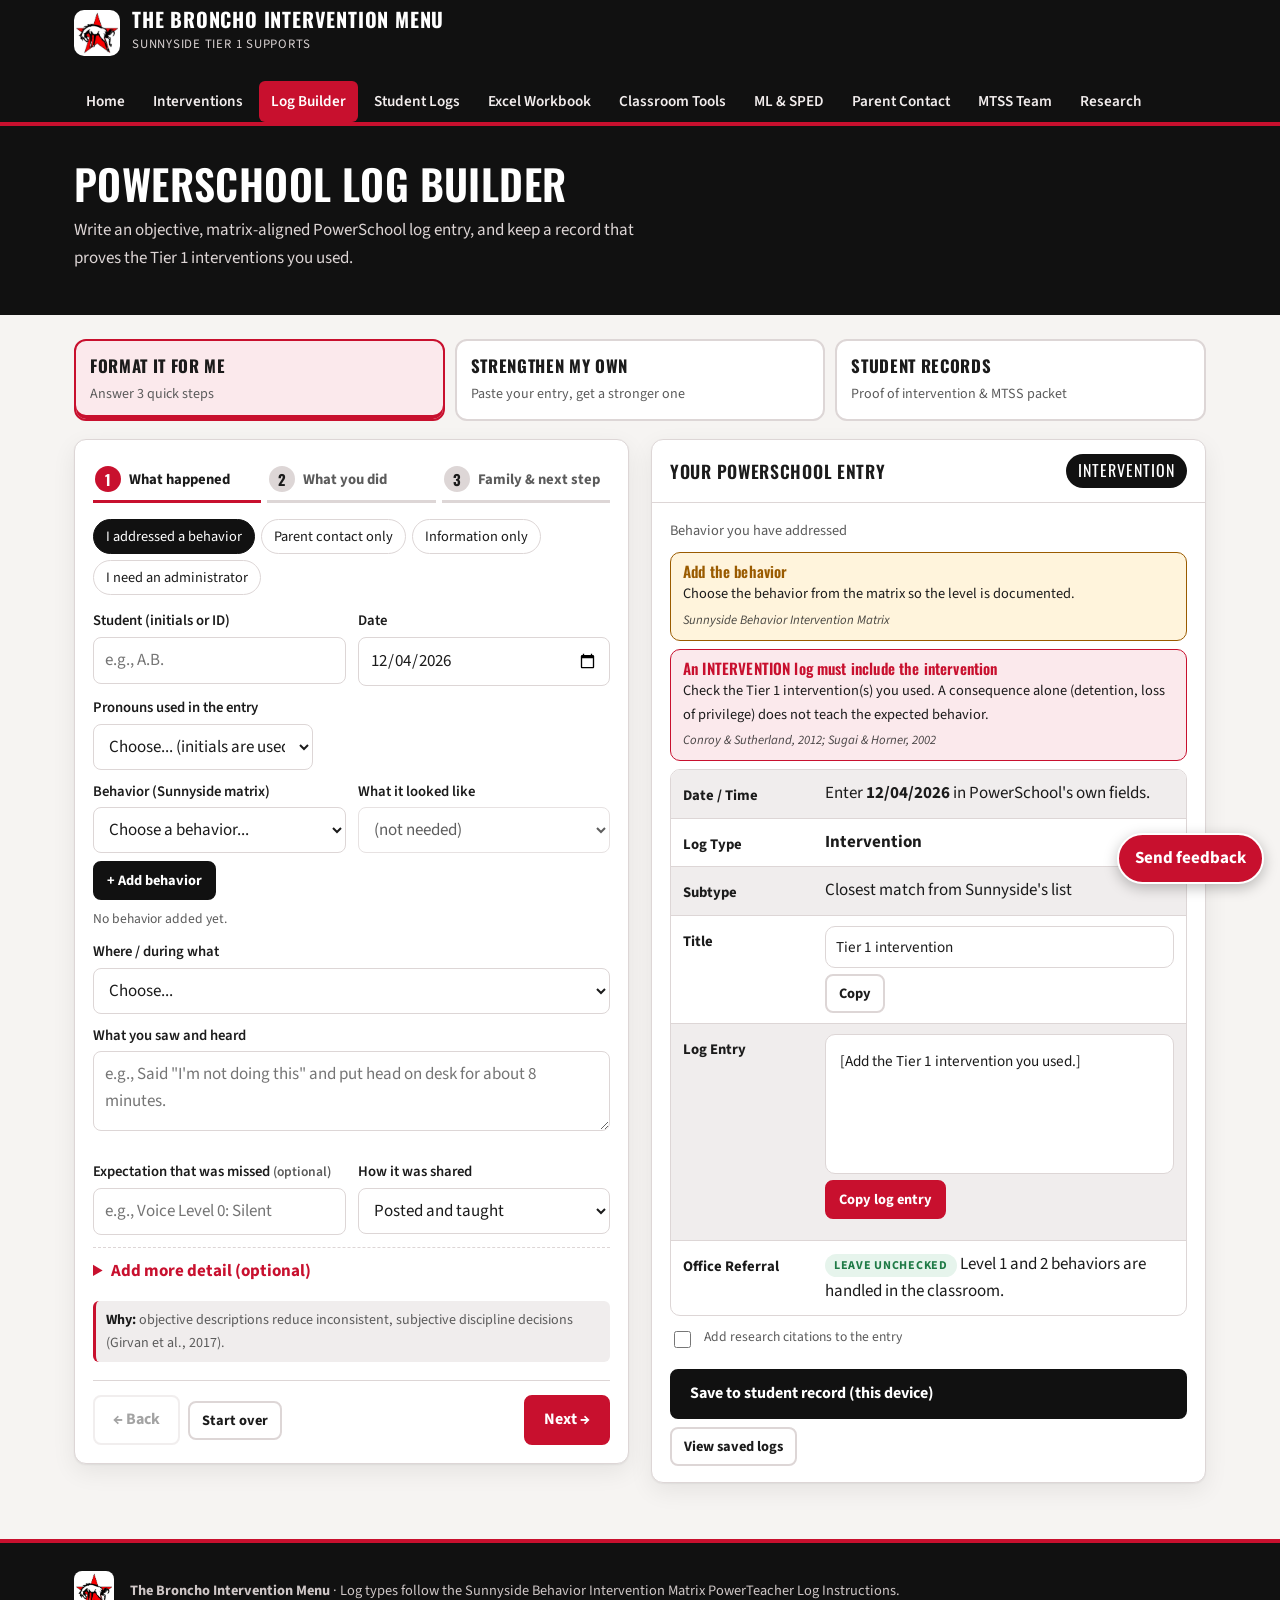
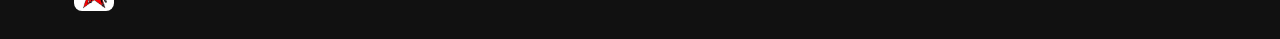
<file: log.html>
<!doctype html>
<html lang="en">
<head>
<meta charset="utf-8">
<meta name="viewport" content="width=device-width, initial-scale=1">
<title>PowerSchool Log Builder | The Broncho Intervention Menu</title>
<meta name="description" content="Write an objective PowerSchool log entry and choose the right log type from the Sunnyside Behavior Intervention Matrix.">
<link rel="icon" href="img/broncho-logo.png">
<link rel="preconnect" href="https://fonts.googleapis.com">
<link rel="preconnect" href="https://fonts.gstatic.com" crossorigin>
<link rel="stylesheet" href="https://fonts.googleapis.com/css2?family=Oswald:wght@500;600&family=Source+Sans+3:wght@400;600;700&display=swap">
<link rel="stylesheet" href="css/style.css?v=30606db">
</head>
<body>
<a class="skip" href="#main">Skip to content</a>
<header class="top"><div class="wrap">
  <a class="brand" href="index.html"><img src="img/broncho-logo.png" alt=""><span><b>The Broncho Intervention Menu</b><small>Sunnyside Tier 1 Supports</small></span></a>
  <nav class="nav" aria-label="Main">
    <a href="index.html">Home</a>
    <a href="menu.html">Interventions</a>
    <a href="log.html" aria-current="page">Log Builder</a>
    <a href="logs.html">Student Logs</a>
    <a href="excel.html">Excel Workbook</a>
    <a href="tools.html">Classroom Tools</a>
    <a href="supports.html">ML &amp; SPED</a>
    <a href="parent.html">Parent Contact</a>
    <a href="mtss.html">MTSS Team</a>
    <a href="research.html">Research</a>
  </nav>
</div></header>

<div class="page-head"><div class="wrap">
  <h1>PowerSchool Log Builder</h1>
  <p>Write an objective, matrix-aligned PowerSchool log entry, and keep a record that proves the Tier 1 interventions you used.</p>
</div></div>

<main id="main" class="wrap">
<div class="lb-tabs" role="tablist" aria-label="Log Builder">
  <button type="button" role="tab" data-mode="build" aria-selected="true"><b>Format it for me</b><span>Answer 3 quick steps</span></button>
  <button type="button" role="tab" data-mode="check" aria-selected="false"><b>Strengthen my own</b><span>Paste your entry, get a stronger one</span></button>
  <button type="button" role="tab" data-mode="records" aria-selected="false"><b>Student records</b><span>Proof of intervention &amp; MTSS packet</span></button>
</div>

<!-- FORMAT IT FOR ME -->
<div id="mode-build">
<div class="lb-grid">
  <form class="panel lb-form" id="form" autocomplete="off" onsubmit="return false">
    <ol class="stepper" id="stepper">
      <li><button type="button" data-step="1" aria-current="step"><span>1</span>What happened</button></li>
      <li><button type="button" data-step="2"><span>2</span>What you did</button></li>
      <li><button type="button" data-step="3"><span>3</span>Family &amp; next step</button></li>
    </ol>

    <section class="step" data-s="1">
      <div class="chips lb-purpose" id="purpose" role="radiogroup" aria-label="Entry purpose">
        <button type="button" class="chip" data-p="behavior" aria-pressed="true">I addressed a behavior</button>
        <button type="button" class="chip" data-p="contact" aria-pressed="false">Parent contact only</button>
        <button type="button" class="chip" data-p="info" aria-pressed="false">Information only</button>
        <button type="button" class="chip" data-p="admin" aria-pressed="false">I need an administrator</button>
      </div>
      <div class="row2">
        <div><label class="f" for="student">Student (initials or ID)</label><input type="text" id="student" placeholder="e.g., A.B." list="students"><datalist id="students"></datalist></div>
        <div><label class="f" for="date">Date</label><input type="date" id="date"></div>
      </div>
      <label class="f" for="pron">Pronouns used in the entry</label>
      <select id="pron" style="max-width:220px"><option value="">Choose... (initials are used)</option><option value="he">he / his</option><option value="she">she / her</option></select>
      <div id="fs-beh">
        <div class="row2">
          <div><label class="f" for="beh">Behavior (Sunnyside matrix)</label><select id="beh"></select></div>
          <div><label class="f" for="look">What it looked like</label><select id="look"></select></div>
        </div>
        <button class="btn dark sm" type="button" id="add-beh" style="margin-top:8px">+ Add behavior</button>
        <div class="chips" id="beh-list" style="margin-top:8px"></div>
        <label class="f" for="setting">Where / during what</label>
        <select id="setting">
          <option value="">Choose...</option>
          <option>Start of class / bell-ringer</option><option>Whole-group instruction</option><option>Teacher-led discussion</option>
          <option>Independent work</option><option>Partner work</option><option>Small-group / cooperative work</option>
          <option>Computer / device work</option><option>Test or quiz</option><option>Transition between activities</option>
          <option>Hallway</option><option>Cafeteria / lunch</option><option>Recess</option><option>Specials / related arts</option>
          <option>Arrival / dismissal</option><option>Other</option>
        </select>
        <label class="f" for="desc">What you saw and heard</label>
        <textarea id="desc" placeholder="e.g., Said &quot;I'm not doing this&quot; and put head on desk for about 8 minutes."></textarea>
        <ul class="flags" id="flags"></ul>
        <div class="row2" style="margin-top:4px">
          <div><label class="f" for="expect">Expectation that was missed <span class="hint">(optional)</span></label><input type="text" id="expect" placeholder="e.g., Voice Level 0: Silent"></div>
          <div><label class="f" for="expect-how">How it was shared</label><select id="expect-how"><option value="had been posted and taught">Posted and taught</option><option value="was posted on the board">Posted on the board</option><option value="was reviewed before the activity">Reviewed before the activity</option><option value="had been taught and practiced">Taught and practiced</option></select></div>
        </div>
        <details class="lb-more"><summary>Add more detail (optional)</summary>
          <div class="row2">
            <div><label class="f" for="period">Period / time</label><input type="text" id="period" placeholder="e.g., Period 3"></div>
            <div><label class="f" for="freq">How often / how long</label><input type="text" id="freq" placeholder="e.g., 3 times in 20 minutes"></div>
          </div>
        </details>
      </div>
      <p class="why"><b>Why:</b> objective descriptions reduce inconsistent, subjective discipline decisions (Girvan et al., 2017).</p>
    </section>

    <section class="step" data-s="2" hidden>
      <div id="fs-int">
        <label class="f">Tier 1 intervention(s) you used</label>
        <p class="hint" id="int-hint">Matched to the behavior. Check every one you actually used.</p>
        <div id="int-list" class="lb-ints"></div>
        <button class="btn ghost sm" type="button" id="more-int" style="margin-top:8px">Show all interventions</button>
        <div id="own-note"></div>
        <details class="lb-more" id="own-int"><summary>Add my own intervention</summary>
          <label class="f" for="oi-name">Intervention name</label><input type="text" id="oi-name" placeholder="e.g., Choral responding">
          <label class="f" for="oi-did">What you did (finishes the sentence "I ...")</label><input type="text" id="oi-did" placeholder="e.g., had the class answer key questions together out loud">
          <div class="row2">
            <div><label class="f" for="oi-type">Type</label><select id="oi-type"><option value="prevent">Prevent</option><option value="teach">Teach</option><option value="reinforce">Reinforce</option><option value="respond">Respond</option></select></div>
            <div><label class="f" for="oi-fn">Why the behavior happens (function)</label><select id="oi-fn"></select></div>
          </div>
          <label class="f" for="oi-why">How it matches this behavior</label><input type="text" id="oi-why" placeholder="e.g., gives the student a way to get attention appropriately">
          <label class="f" for="oi-src">Source link</label><input type="url" id="oi-src" value="https://www.pbisworld.com/tier-1/">
          <button class="btn dark sm" type="button" id="oi-add" style="margin-top:10px">Add and check it</button>
          <p class="hint">Saved on this device so you can choose it again.</p>
        </details>
        <label class="f" for="response">How did the student respond?</label>
        <select id="response">
          <option value="">Choose...</option>
          <option>Corrected the behavior right away</option>
          <option>Corrected the behavior after a second prompt</option>
          <option>Partial improvement</option>
          <option>No change</option>
          <option>Behavior escalated</option>
        </select>
        <label class="f" for="after">What happened next <span class="hint">(optional, in order)</span></label>
        <textarea id="after" placeholder="e.g., After about five minutes at the new seat, J.P. began a verbal disagreement with another student. I moved J.P. to the front of the room, away from other students, and had him read the posted expectations aloud."></textarea>
      </div>
      <p class="why"><b>Why:</b> an Intervention log must name the intervention (Sunnyside matrix), and the student's response shows whether it is working (Chafouleas, Riley-Tillman, &amp; Sugai, 2007). Give each intervention 2 to 3 weeks before changing it; Sunnyside expects at least 3 before an MTSS referral.</p>
    </section>

    <section class="step" data-s="3" hidden>
      <div id="fs-contact">
        <label class="opt" style="padding-left:0"><input type="checkbox" id="contact-made"><span>I contacted a parent/guardian about this</span></label>
        <div id="contact-fields" hidden>
          <div class="row3">
            <div><label class="f" for="c-method">How</label><select id="c-method"><option>Phone call</option><option>Email</option><option>In-person conference</option><option>Written note</option><option>School messaging app</option><option>Voicemail left</option></select></div>
            <div><label class="f" for="c-with">With</label><input type="text" id="c-with" placeholder="e.g., mother"></div>
            <div><label class="f" for="c-date">Date</label><input type="date" id="c-date"></div>
          </div>
          <label class="f" for="c-sum">What was shared and agreed</label>
          <textarea id="c-sum" placeholder="e.g., Shared a strength and the break card plan. Parent will review the expectation at home."></textarea>
        </div>
        <p class="hint">Need help with the call? Use the <a href="parent.html">Parent Contact script builder</a>.</p>
      </div>
      <label class="f" for="next">Next step</label>
      <select id="next">
        <option value="">Choose...</option>
        <option>Continue the current interventions and monitor</option>
        <option>Add or change an intervention</option>
        <option>Follow-up parent contact</option>
        <option>Begin ABC data / Daily Behavior Rating</option>
        <option>Bring documented interventions to the MTSS team</option>
        <option>Administrator to address (Level 3/4)</option>
      </select>
      <label class="f" for="next-note">Details (optional)</label>
      <input type="text" id="next-note" placeholder="e.g., Review progress on 11/10">
      <p class="why"><b>Why:</b> Level 2 behaviors require family contact (Sunnyside matrix), and family partnership improves behavior (Sheridan et al., 2012).</p>
    </section>

    <div class="step-nav">
      <button class="btn ghost" type="button" id="step-back">&larr; Back</button>
      <button class="btn ghost sm" type="button" id="startover">Start over</button>
      <button class="btn" type="button" id="step-next">Next &rarr;</button>
    </div>
  </form>

  <section class="lb-preview">
    <div class="panel">
      <header><h2>Your PowerSchool entry</h2><span class="typebadge" id="typebox"><span id="type-t">INTERVENTION</span></span></header>
      <div class="body">
        <p class="lb-sub"><span id="type-lv"></span><span id="type-s" hidden></span></p>
        <div id="guards"></div>
        <div class="ps-form">
          <div class="ps-row"><span class="ps-lab">Date / Time</span><div>Enter <b id="ps-date"></b> in PowerSchool's own fields.</div></div>
          <div class="ps-row"><span class="ps-lab">Log Type</span><div><b id="ps-type"></b></div></div>
          <div class="ps-row"><span class="ps-lab">Subtype</span><div>Closest match from Sunnyside's list</div></div>
          <div class="ps-row"><span class="ps-lab">Title</span><div><div class="output ps-title" id="ps-title"></div><button class="btn ghost sm" type="button" data-copy="ps-title">Copy</button></div></div>
          <div class="ps-row"><span class="ps-lab">Log Entry</span><div><div class="output" id="out" tabindex="0" aria-live="polite"></div><button class="btn sm" type="button" data-copy="out">Copy log entry</button><p class="hint gfix" id="gfix"></p></div></div>
          <div class="ps-row"><span class="ps-lab">Office Referral</span><div id="ps-ref"></div></div>
        </div>
        <label class="opt" style="padding-left:0;margin-top:6px"><input type="checkbox" id="cites"><span class="hint">Add research citations to the entry</span></label>
        <div id="out2-wrap" hidden>
          <p class="hint" style="margin-top:12px"><b>Then submit a second entry</b> for the parent contact:</p>
          <div class="ps-form">
            <div class="ps-row"><span class="ps-lab">Log Type</span><div><b>Communication</b></div></div>
            <div class="ps-row"><span class="ps-lab">Title</span><div><div class="output ps-title" id="ps-title2"></div><button class="btn ghost sm" type="button" data-copy="ps-title2">Copy</button></div></div>
            <div class="ps-row"><span class="ps-lab">Log Entry</span><div><div class="output" id="out2" tabindex="0"></div><button class="btn sm" type="button" data-copy="out2">Copy log entry</button></div></div>
          </div>
        </div>
        <button class="btn dark" type="button" id="save" style="margin-top:12px;width:100%">Save to student record (this device)</button>
        <a class="btn ghost sm" href="logs.html" style="margin-top:8px">View saved logs</a>
      </div>
    </div>
  </section>
</div>
</div>

<!-- STRENGTHEN MY OWN -->
<div id="mode-check" hidden>
<div class="lb-grid">
  <div class="panel"><header><h2>Your log entry</h2></header><div class="body">
    <div class="row2">
      <div><label class="f" for="own-student">Student (initials or ID)</label><input type="text" id="own-student" placeholder="e.g., A.B." list="students"></div>
      <div><label class="f" for="own-date">Date</label><input type="date" id="own-date"></div>
    </div>
    <label class="f" for="own-setting">Where / during what</label>
    <select id="own-setting">
          <option value="">Choose...</option>
          <option>Start of class / bell-ringer</option><option>Whole-group instruction</option><option>Teacher-led discussion</option>
          <option>Independent work</option><option>Partner work</option><option>Small-group / cooperative work</option>
          <option>Computer / device work</option><option>Test or quiz</option><option>Transition between activities</option>
          <option>Hallway</option><option>Cafeteria / lunch</option><option>Recess</option><option>Specials / related arts</option>
          <option>Arrival / dismissal</option><option>Other</option>
        </select>
    <label class="f" for="own-type">Log Type you plan to use</label>
    <select id="own-type"><option value="">Not sure</option><option value="INTERVENTION">Intervention</option><option value="INFORMATION">Information</option><option value="COMMUNICATION">Communication</option><option value="DISCIPLINE">Discipline</option></select>
    <label class="f" for="own-title">Title</label><input type="text" id="own-title" placeholder="e.g., Refusal to comply - Tier 1 intervention">
    <label class="f" for="own-text">Log Entry</label>
    <textarea id="own-text" style="min-height:220px" placeholder="Write or paste your entry the same way you would in PowerSchool."></textarea>
    <div class="cta" style="margin-top:8px"><button class="btn" type="button" id="own-rewrite">Rewrite my entry</button><button class="btn ghost sm" type="button" id="own-undo" hidden>Undo rewrite</button></div>
    <p class="hint" id="own-rewrite-note" style="margin-top:4px">Rewrite fixes spelling and grammar, uses objective language, puts events in order, and adds what is missing. Anything in [brackets] needs your words.</p>
    <label class="f" for="own-beh">Matrix behavior <span class="hint">(if it isn't found automatically)</span></label>
    <select id="own-beh"></select>
    <button class="btn dark" type="button" id="own-save" style="margin-top:12px">Save to student record</button>
    <a class="btn ghost sm" href="logs.html" style="margin-top:12px">View saved logs</a>
    <details class="lb-more"><summary>What a strong entry includes</summary>
      <ol class="req-list">
        <li><b>Behavior identified:</b> matches the Sunnyside Behavior Intervention Matrix, with the expectation that was missed.</li>
        <li><b>Specific description:</b> what the student said or did, where, and how often (20+ words), in order.</li>
        <li><b>Objective language:</b> factual, nonjudgmental wording.</li>
        <li><b>Appropriate log type:</b> matches the matrix.</li>
        <li><b>Intervention documented:</b> names the Tier 1 intervention used.</li>
        <li><b>Student response:</b> how the student responded to the intervention.</li>
        <li><b>Next steps:</b> parent contact, follow-up, or additional support when needed.</li>
      </ol>
      <p class="hint" style="margin:10px 0 4px"><b>Weak:</b> “J.P. was being disruptive during class and would not follow directions. He kept talking and bothering other students. I moved his seat and told him to stop. He continued to have an attitude, so I will be calling home.”</p>
      <p class="hint" style="margin:0"><b>Strong:</b> “During a common assessment, J.P. was observed talking to another student. Assessment expectations were posted on the board reading ‘Voice Level 0: Silent.’ This behavior is classified as a Level 1 behavior on the Sunnyside Behavior Intervention Matrix. To address the behavior, I provided a nonverbal/private verbal redirect, reinforced compliance, and privately asked J.P. to identify which expectation was not being followed and what the appropriate alternative behavior should be. After approximately five minutes at the new seat, J.P. began a verbal disagreement with another student…”</p>
    </details>
    <details class="lb-more"><summary>Intervention vs. consequence</summary>
      <table class="hist ob-ref"><thead><tr><th>Category</th><th>Definition</th><th>Example</th></tr></thead><tbody>
        <tr><td><b>Behavior</b></td><td>What the student did, described objectively.</td><td>Talked to peers during instruction and passed notes.</td></tr>
        <tr><td><b>Intervention</b></td><td>What the teacher did to redirect the behavior or support improvement.</td><td>Verbal redirection, proximity, private conversation, reteaching expectations, a seat change.</td></tr>
        <tr><td><b>Student response</b></td><td>How the student responded to the intervention.</td><td>Returned to the assignment after redirection, then began talking again several minutes later.</td></tr>
        <tr><td><b>Consequence</b></td><td>A disciplinary action or outcome resulting from the behavior.</td><td>Loss of recess, parent contact as part of a disciplinary response, an office referral.</td></tr>
      </tbody></table></details>
    <p class="why"><b>Checked against:</b> the Sunnyside matrix log instructions; objective language (Girvan et al., 2017); intervention before consequence (Conroy &amp; Sutherland, 2012); student response data (Chafouleas et al., 2007).</p>
  </div></div>
  <section>
    <div id="own-block"></div>
    <div class="panel"><header><h2>How strong is it?</h2></header><div class="body" id="own-out"></div></div>
    <div class="panel" style="margin-top:18px"><header><h2>Strengthened entry</h2></header><div class="body" id="own-strong"></div></div>
  </section>
</div>
</div>

<!-- STUDENT RECORDS -->
<div id="mode-records" hidden>
<section class="panel" id="proof" style="margin:24px 0 56px">
  <header><h2>Proof of Intervention</h2>
    <div class="filters"><select id="proof-student" aria-label="Choose student" style="width:auto"></select>
      <button class="btn ghost sm" type="button" id="csv">Export CSV</button>
      <a class="btn ghost sm" href="logs.html">All student logs</a>
      <a class="btn ghost sm" href="excel.html">Excel workbook</a>
      <button class="btn ghost sm" type="button" id="print">Print record</button>
      <button class="btn sm" type="button" id="rfs-open">MTSS Request for Support</button></div></header>
  <div class="body"><h3 class="subhead" style="margin-top:0">The Tier 1 timeline: at least 3 interventions, 2 to 3 weeks each</h3><div id="tl"></div>
    <div class="alert tipbox store"><h3>Where your logs are stored</h3><p>Every saved entry is stored in this browser on this device, and it stays there when you close the page. Save a backup file to keep a copy or move your logs to another computer. Clearing browser data deletes them.</p>
      <div class="cta"><button class="btn sm" type="button" id="bk-save">Save backup file</button><label class="btn ghost sm" style="cursor:pointer">Restore from file<input type="file" id="bk-load" accept=".json,application/json" hidden></label></div></div></div>
  <div class="body" id="proof-body"></div>
  <div class="body" id="rfs" hidden style="border-top:1px solid var(--line)">
    <h3 class="subhead" style="margin-top:0">MTSS Request for Support: <span id="rfs-name"></span></h3>
    <p class="hint">Prints one summary for the MTSS team: your notes, every intervention with dates, family contacts, the Daily Behavior Report graph, and the log history.</p>
    <div class="row2"><div><label class="f" for="rfs-teacher">Teacher</label><input type="text" id="rfs-teacher"></div><div><label class="f" for="rfs-grade">Grade</label><input type="text" id="rfs-grade" placeholder="5 or 6"></div></div>
    <label class="f" for="rfs-concern">Area of concern (what, when, how often)</label><textarea id="rfs-concern"></textarea>
    <label class="f" for="rfs-strengths">Student strengths and interests</label><textarea id="rfs-strengths"></textarea>
    <div class="row2"><div><label class="f" for="rfs-fn">Likely function (ABC organizer)</label><select id="rfs-fn"></select></div>
    <div><label class="f" for="rfs-ask">Asking the team for</label><select id="rfs-ask"><option>Problem-solving support for new Tier 1 ideas</option><option>Consideration for Tier 2 support</option><option>Consideration for further assessment</option><option>Other</option></select></div></div>
    <label class="f" for="rfs-asknote">Details (optional)</label><input type="text" id="rfs-asknote">
    <div class="cta" style="margin-top:12px"><button class="btn" type="button" id="rfs-print">Print packet</button><button class="btn ghost" type="button" id="rfs-close">Close</button></div>
  </div>
</section>
</div>
  <div class="print-only" id="print-area"></div>
</main>

<footer class="foot"><div class="wrap">
  <img src="img/broncho-logo.png" alt="">
  <div><b>The Broncho Intervention Menu</b> &middot; Log types follow the Sunnyside Behavior Intervention Matrix PowerTeacher Log Instructions.</div>
</div></footer>

<script src="js/data.js?v=30606db"></script>
<script src="js/app.js?v=30606db"></script>
<script src="js/bully.js?v=30606db"></script>
<script src="js/grammar.js?v=30606db"></script>
<script src="js/logtext.js?v=30606db"></script>
<script src="js/log.js?v=30606db"></script>
<script src="js/detect.js?v=30606db"></script>
<script src="js/logcheck.js?v=30606db"></script>
<script src="js/support.js?v=30606db"></script>
<script src="js/logui.js?v=30606db"></script>
<script>document.getElementById("tl").innerHTML = BIM.timeline();
document.getElementById("bk-save").addEventListener("click", BIM.backup);
document.getElementById("bk-load").addEventListener("change", function (e) { if (e.target.files[0]) BIM.restore(e.target.files[0], function () { location.reload(); }); });</script>
<script src="js/feedback.js?v=30606db"></script>
</body>
</html>
</file>
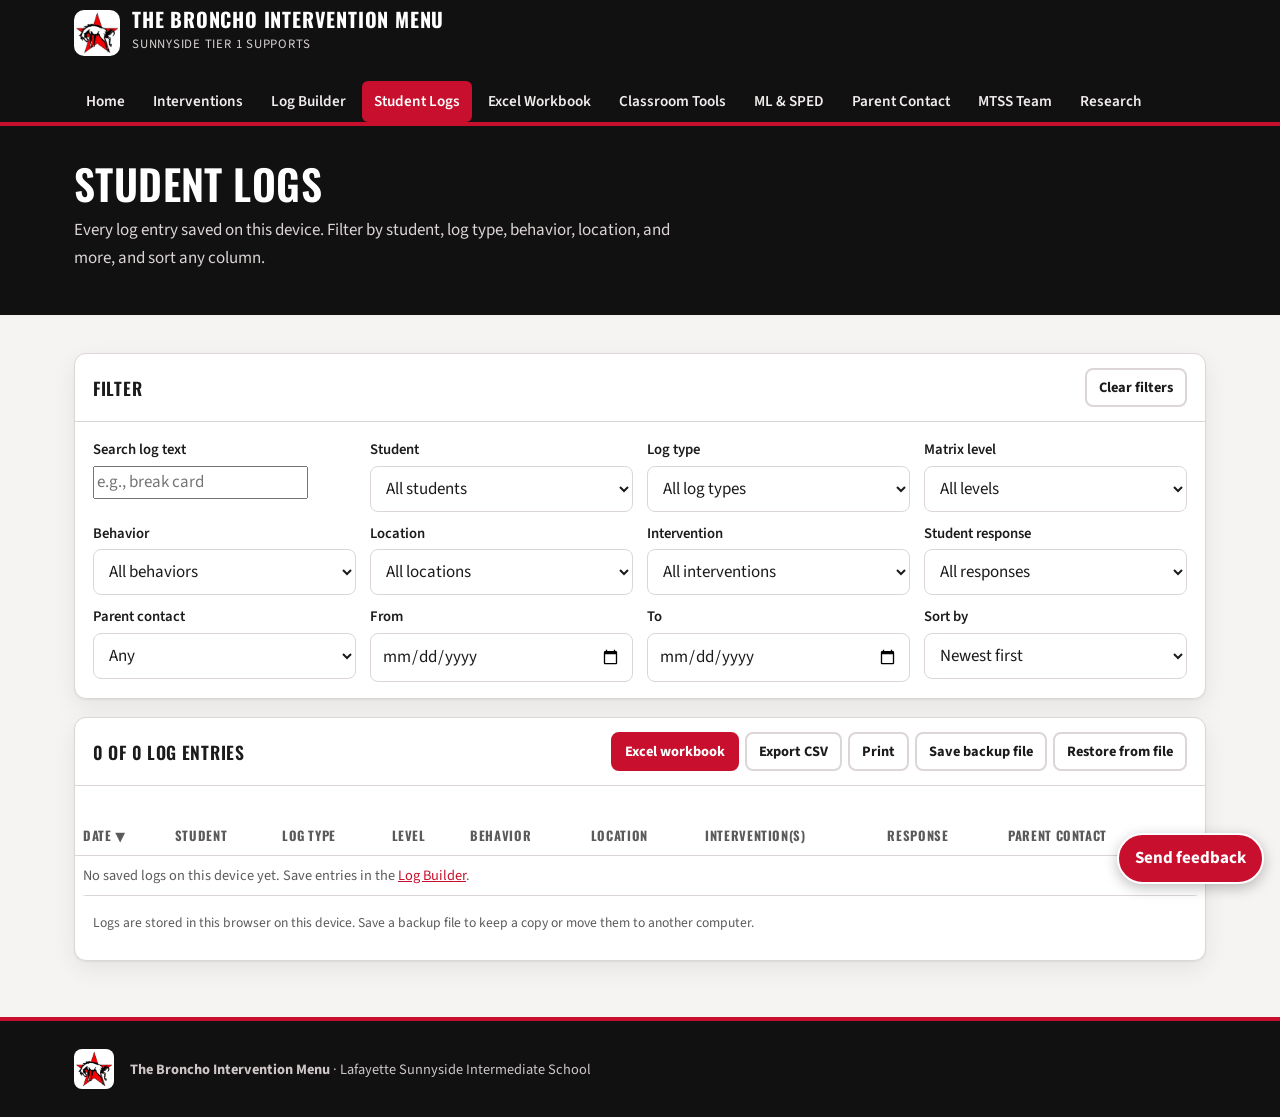
<file: logs.html>
<!doctype html>
<html lang="en">
<head>
<meta charset="utf-8">
<meta name="viewport" content="width=device-width, initial-scale=1">
<title>Student Logs</title>
<meta name="description" content="Every saved log entry by student, with filters and sorting.">
<link rel="icon" href="img/broncho-logo.png">
<link rel="preconnect" href="https://fonts.googleapis.com">
<link rel="preconnect" href="https://fonts.gstatic.com" crossorigin>
<link rel="stylesheet" href="https://fonts.googleapis.com/css2?family=Oswald:wght@500;600&family=Source+Sans+3:wght@400;600;700&display=swap">
<link rel="stylesheet" href="css/style.css?v=4f08491">
</head>
<body>
<a class="skip" href="#main">Skip to content</a>
<header class="top"><div class="wrap">
  <a class="brand" href="index.html"><img src="img/broncho-logo.png" alt=""><span><b>The Broncho Intervention Menu</b><small>Sunnyside Tier 1 Supports</small></span></a>
  <nav class="nav" aria-label="Main">
    <a href="index.html">Home</a>
    <a href="menu.html">Interventions</a>
    <a href="log.html">Log Builder</a>
    <a href="logs.html" aria-current="page">Student Logs</a>
    <a href="excel.html">Excel Workbook</a>
    <a href="tools.html">Classroom Tools</a>
    <a href="supports.html">ML &amp; SPED</a>
    <a href="parent.html">Parent Contact</a>
    <a href="mtss.html">MTSS Team</a>
    <a href="research.html">Research</a>
  </nav>
</div></header>

<div class="page-head"><div class="wrap">
  <h1>Student Logs</h1>
  <p>Every log entry saved on this device. Filter by student, log type, behavior, location, and more, and sort any column.</p>
</div></div>

<main id="main" class="wrap" style="padding-block:24px 56px">
  <div class="chips" id="sl-students" aria-label="Students"></div>

  <section class="panel" style="margin-top:14px">
    <header><h2>Filter</h2><div class="filters"><button class="btn ghost sm" type="button" id="sl-clear">Clear filters</button></div></header>
    <div class="body sl-filters">
      <div><label class="f" for="sl-q">Search log text</label><input type="search" id="sl-q" placeholder="e.g., break card"></div>
      <div><label class="f" for="sl-student">Student</label><select id="sl-student"></select></div>
      <div><label class="f" for="sl-type">Log type</label><select id="sl-type"></select></div>
      <div><label class="f" for="sl-level">Matrix level</label><select id="sl-level"></select></div>
      <div><label class="f" for="sl-beh">Behavior</label><select id="sl-beh"></select></div>
      <div><label class="f" for="sl-setting">Location</label><select id="sl-setting"></select></div>
      <div><label class="f" for="sl-int">Intervention</label><select id="sl-int"></select></div>
      <div><label class="f" for="sl-resp">Student response</label><select id="sl-resp"></select></div>
      <div><label class="f" for="sl-contact">Parent contact</label><select id="sl-contact"><option value="">Any</option><option value="yes">Yes</option><option value="no">No</option></select></div>
      <div><label class="f" for="sl-from">From</label><input type="date" id="sl-from"></div>
      <div><label class="f" for="sl-to">To</label><input type="date" id="sl-to"></div>
      <div><label class="f" for="sl-sort">Sort by</label><select id="sl-sort">
        <option value="date:-1">Newest first</option><option value="date:1">Oldest first</option>
        <option value="student:1">Student A-Z</option><option value="type:1">Log type</option>
        <option value="level:-1">Level (high to low)</option><option value="behavior:1">Behavior A-Z</option><option value="setting:1">Location A-Z</option>
      </select></div>
    </div>
  </section>

  <section class="panel" style="margin-top:18px">
    <header><h2 id="sl-count">Log entries</h2>
      <div class="filters"><a class="btn sm" href="excel.html">Excel workbook</a><button class="btn ghost sm" type="button" id="sl-csv">Export CSV</button><button class="btn ghost sm" type="button" id="sl-print">Print</button>
      <button class="btn ghost sm" type="button" id="bk-save">Save backup file</button><label class="btn ghost sm" style="cursor:pointer">Restore from file<input type="file" id="bk-load" accept=".json,application/json" hidden></label></div></header>
    <div class="body" id="sl-sum"></div>
    <div class="table-scroll"><table class="hist sl-table"><thead><tr>
      <th><button type="button" data-sort="date">Date</button></th><th><button type="button" data-sort="student">Student</button></th>
      <th><button type="button" data-sort="type">Log type</button></th><th><button type="button" data-sort="level">Level</button></th>
      <th><button type="button" data-sort="behavior">Behavior</button></th><th><button type="button" data-sort="setting">Location</button></th>
      <th>Intervention(s)</th><th><button type="button" data-sort="response">Response</button></th><th>Parent contact</th><th></th>
    </tr></thead><tbody id="sl-body"></tbody></table></div>
    <div class="body"><p class="hint">Logs are stored in this browser on this device. Save a backup file to keep a copy or move them to another computer.</p></div>
  </section>
  <div class="print-only" id="print-area"></div>
</main>

<footer class="foot"><div class="wrap">
  <img src="img/broncho-logo.png" alt="">
  <div><b>The Broncho Intervention Menu</b> &middot; Lafayette Sunnyside Intermediate School</div>
</div></footer>

<script src="js/data.js?v=4f08491"></script>
<script src="js/app.js?v=4f08491"></script>
<script src="js/logs.js?v=4f08491"></script>
<script src="js/feedback.js?v=4f08491"></script>
</body>
</html>
</file>
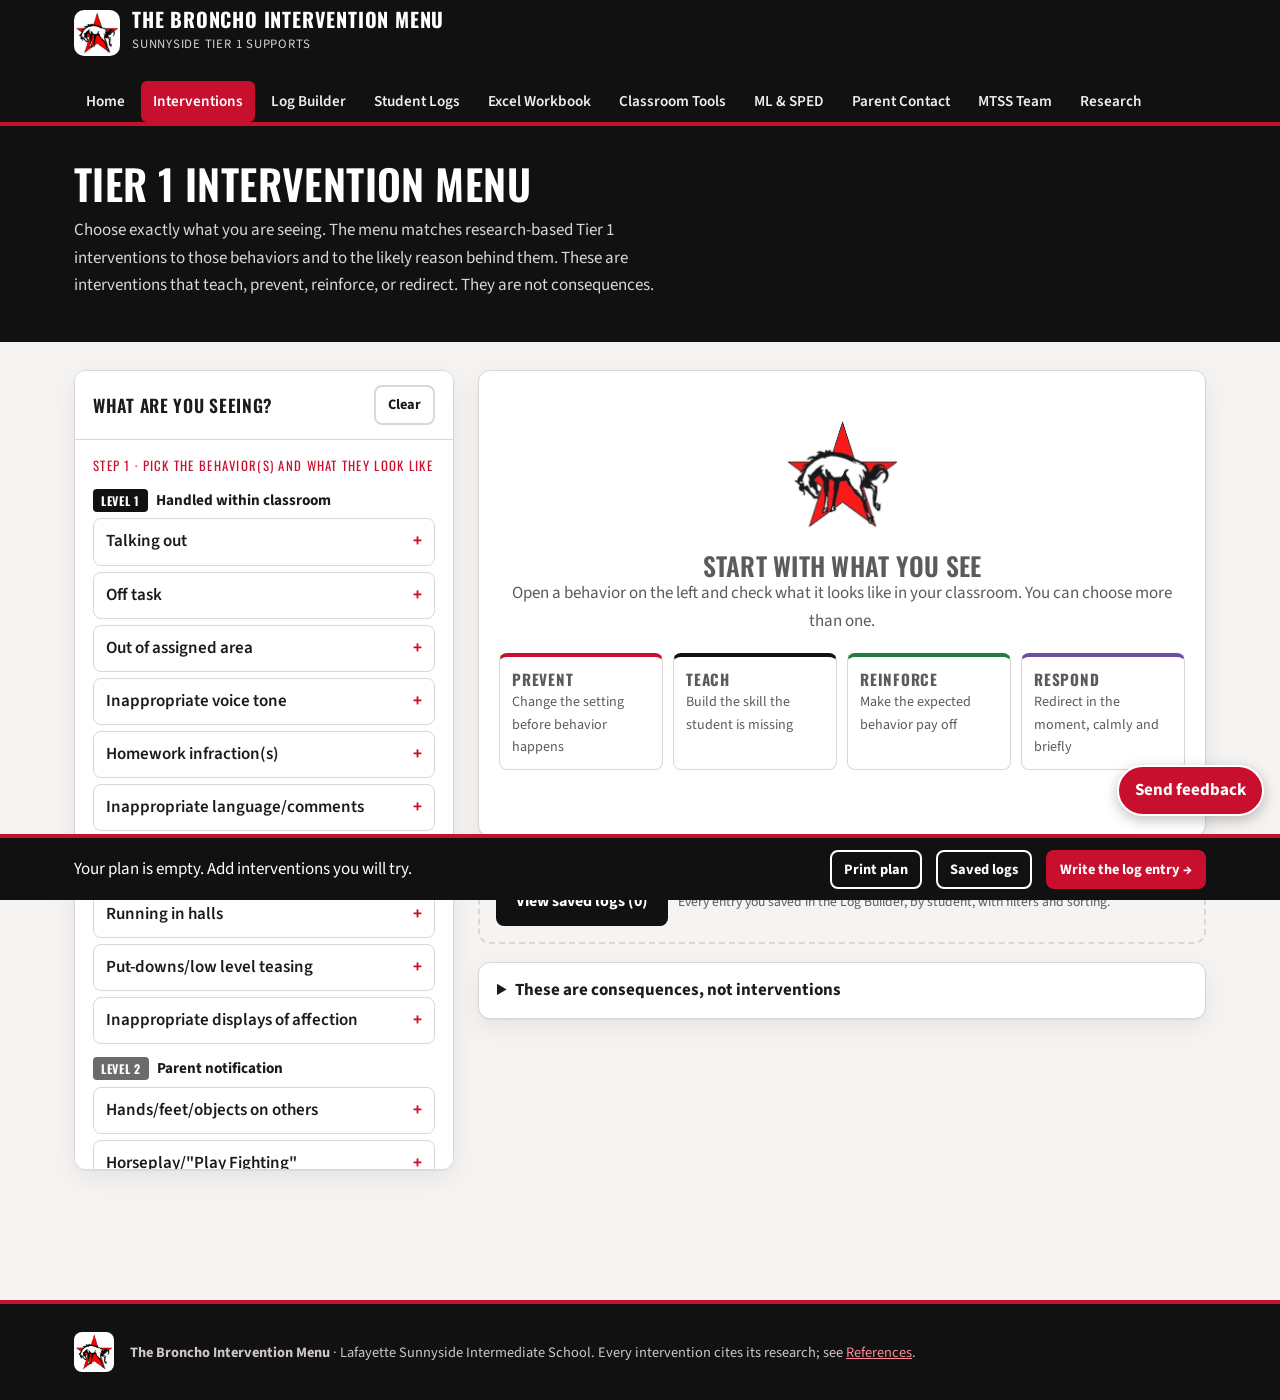
<file: menu.html>
<!doctype html>
<html lang="en">
<head>
<meta charset="utf-8">
<meta name="viewport" content="width=device-width, initial-scale=1">
<title>Intervention Menu | The Broncho Intervention Menu</title>
<meta name="description" content="Select the behaviors you are seeing and get research-based Tier 1 interventions matched to them.">
<link rel="icon" href="img/broncho-logo.png">
<link rel="preconnect" href="https://fonts.googleapis.com">
<link rel="preconnect" href="https://fonts.gstatic.com" crossorigin>
<link rel="stylesheet" href="https://fonts.googleapis.com/css2?family=Oswald:wght@500;600&family=Source+Sans+3:wght@400;600;700&display=swap">
<link rel="stylesheet" href="css/style.css?v=4f08491">
</head>
<body>
<a class="skip" href="#main">Skip to content</a>
<header class="top"><div class="wrap">
  <a class="brand" href="index.html"><img src="img/broncho-logo.png" alt=""><span><b>The Broncho Intervention Menu</b><small>Sunnyside Tier 1 Supports</small></span></a>
  <nav class="nav" aria-label="Main">
    <a href="index.html">Home</a>
    <a href="menu.html" aria-current="page">Interventions</a>
    <a href="log.html">Log Builder</a>
    <a href="logs.html">Student Logs</a>
    <a href="excel.html">Excel Workbook</a>
    <a href="tools.html">Classroom Tools</a>
    <a href="supports.html">ML &amp; SPED</a>
    <a href="parent.html">Parent Contact</a>
    <a href="mtss.html">MTSS Team</a>
    <a href="research.html">Research</a>
  </nav>
</div></header>

<div class="page-head"><div class="wrap">
  <h1>Tier 1 Intervention Menu</h1>
  <p>Choose exactly what you are seeing. The menu matches research-based Tier 1 interventions to those behaviors and to the likely reason behind them. These are interventions that teach, prevent, reinforce, or redirect. They are not consequences.</p>
</div></div>

<main id="main" class="wrap layout">
  <aside class="panel sticky" aria-label="Choose behaviors">
    <header><h2>What are you seeing?</h2><button class="btn ghost sm" id="clear" type="button">Clear</button></header>
    <div class="body">
      <div class="step-lab">Step 1 &middot; Pick the behavior(s) and what they look like</div>
      <div id="behaviors"></div>
      <div class="step-lab">Step 2 &middot; Why do you think it is happening?</div>
      <p class="hint">Suggested from your choices. Tap to change. Not sure? Leave it; the ABC statement intervention can help you find out.</p>
      <div class="chips" id="functions"></div>
    </div>
  </aside>

  <section aria-live="polite">
    <div id="alerts"></div>
    <div id="results"></div>
    <details class="panel" style="margin-top:18px" id="notint">
      <summary style="padding:14px 18px;cursor:pointer;font-weight:700">These are consequences, not interventions</summary>
      <div class="body" id="conlist"></div>
    </details>
  </section>
</main>

<div class="plan-bar no-print"><div class="wrap">
  <span id="plan-sum">Your plan is empty. Add interventions you will try.</span>
  <button class="btn ghost sm" id="print" type="button" style="color:#fff;border-color:#fff">Print plan</button>
  <a class="btn ghost sm" href="logs.html" style="color:#fff;border-color:#fff">Saved logs</a>
  <a class="btn sm" href="log.html">Write the log entry &rarr;</a>
</div></div>

<footer class="foot"><div class="wrap">
  <img src="img/broncho-logo.png" alt="">
  <div><b>The Broncho Intervention Menu</b> &middot; Lafayette Sunnyside Intermediate School. Every intervention cites its research; see <a href="research.html">References</a>.</div>
</div></footer>

<script src="js/data.js?v=4f08491"></script>
<script src="js/app.js?v=4f08491"></script>
<script src="js/bully.js?v=4f08491"></script>
<script src="js/menu.js?v=4f08491"></script>
<script src="js/feedback.js?v=4f08491"></script>
</body>
</html>
</file>
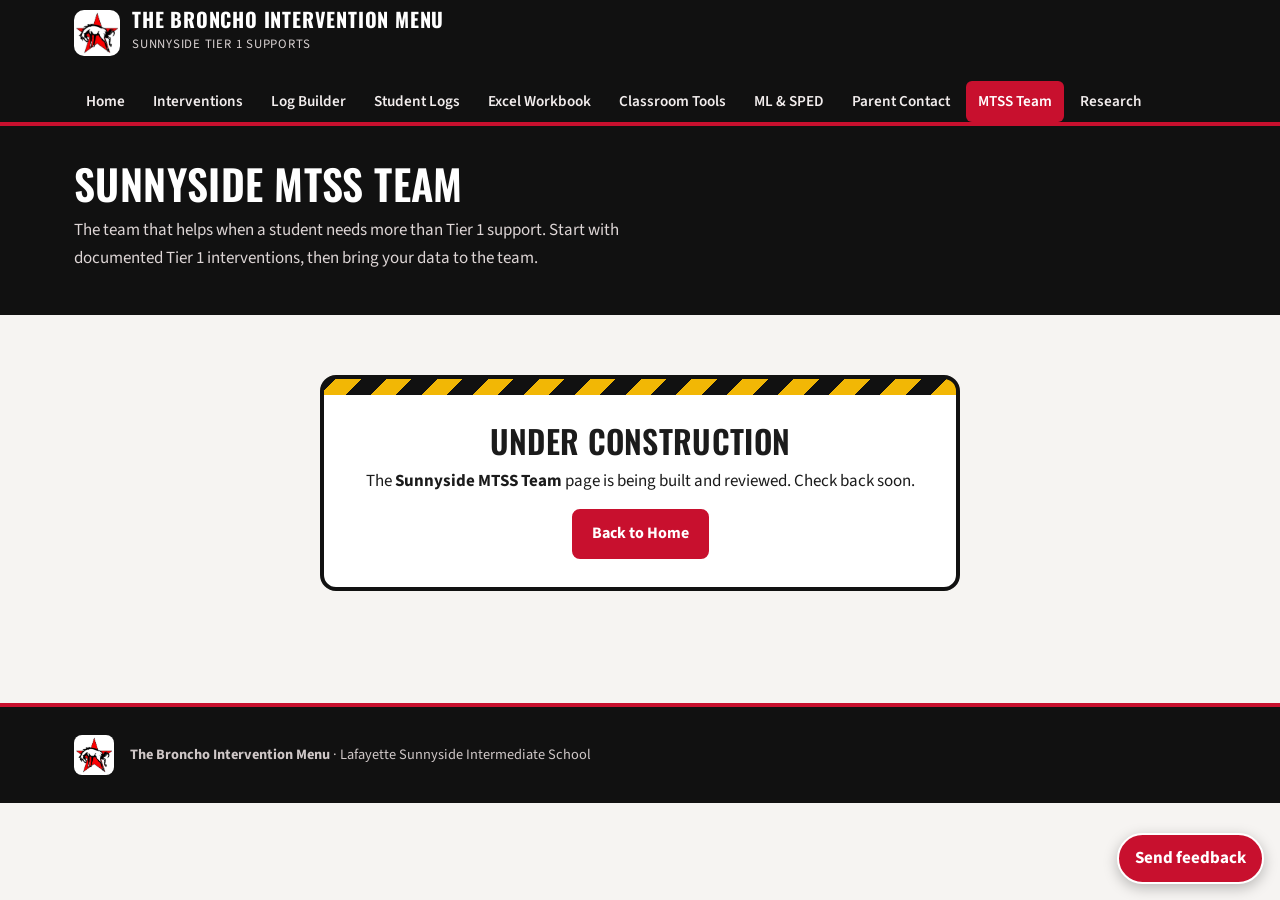
<file: mtss.html>
<!doctype html>
<html lang="en">
<head>
<meta charset="utf-8">
<meta name="viewport" content="width=device-width, initial-scale=1">
<title>MTSS Team | The Broncho Intervention Menu</title>
<meta name="description" content="Who is on the Lafayette Sunnyside Intermediate School MTSS team and how to bring a student to the team.">
<link rel="icon" href="img/broncho-logo.png">
<link rel="preconnect" href="https://fonts.googleapis.com">
<link rel="preconnect" href="https://fonts.gstatic.com" crossorigin>
<link rel="stylesheet" href="https://fonts.googleapis.com/css2?family=Oswald:wght@500;600&family=Source+Sans+3:wght@400;600;700&display=swap">
<link rel="stylesheet" href="css/style.css?v=4f08491">
</head>
<body class="under-construction">
<a class="skip" href="#main">Skip to content</a>
<header class="top"><div class="wrap">
  <a class="brand" href="index.html"><img src="img/broncho-logo.png" alt=""><span><b>The Broncho Intervention Menu</b><small>Sunnyside Tier 1 Supports</small></span></a>
  <nav class="nav" aria-label="Main">
    <a href="index.html">Home</a>
    <a href="menu.html">Interventions</a>
    <a href="log.html">Log Builder</a>
    <a href="logs.html">Student Logs</a>
    <a href="excel.html">Excel Workbook</a>
    <a href="tools.html">Classroom Tools</a>
    <a href="supports.html">ML &amp; SPED</a>
    <a href="parent.html">Parent Contact</a>
    <a href="mtss.html" aria-current="page">MTSS Team</a>
    <a href="research.html">Research</a>
  </nav>
</div></header>

<div class="page-head"><div class="wrap">
  <h1>Sunnyside MTSS Team</h1>
  <p>The team that helps when a student needs more than Tier 1 support. Start with documented Tier 1 interventions, then bring your data to the team.</p>
</div></div>

<main id="main" class="wrap" style="padding-block:28px 56px">
  <div class="uc-sign" role="status"><h2>Under construction</h2><p>The <b>Sunnyside MTSS Team</b> page is being built and reviewed. Check back soon.</p><a class="btn" href="index.html">Back to Home</a></div>
  <h2 class="title">Who is on the team</h2>
  <div class="grid g4" id="mtss-team"></div>

  <div class="grid g2" style="margin-top:32px;align-items:start">
    <div class="card red-top">
      <h3>How to bring a student to the team</h3>
      <ol class="flow">
        <li><b>Use Tier 1 first.</b> Choose matched interventions from the <a href="menu.html">Intervention Menu</a> and log each one in the <a href="log.html">Log Builder</a>.</li>
        <li><b>Contact the family.</b> Log each contact as Communication. See <a href="parent.html">Parent Contact</a>.</li>
        <li><b>Give each intervention 2 to 3 weeks.</b> Track it with the <a href="tools.html#dbr">Daily Behavior Report</a>. Use at least 3 interventions before referring (about 6 to 9 weeks).</li>
        <li><b>Print the Request for Support packet</b> from the Proof of Intervention record in the <a href="log.html">Log Builder</a>.</li>
        <li><b>Submit it to the team</b> using the process on the right.</li>
      </ol>
    </div>
    <div class="card red-top">
      <h3>When and how we meet</h3>
      <ul class="check" id="mtss-info"></ul>
    </div>
  </div>
  <div class="card red-top" style="margin:24px 0 48px"><h3>The Tier 1 timeline: at least 3 interventions, 2 to 3 weeks each</h3><div class="tl"><div><span class="wk">Weeks 1-3</span><b>Intervention 1</b><p>Choose a matched Prevent or Teach strategy. Use it every day, log it, and rate the behavior daily. Contact the family for Level 2.</p></div><div><span class="wk">Weeks 4-6</span><b>Intervention 2</b><p>Review the data. Working: keep going. Not working: change or add a matched intervention and start a new 2-3 week period.</p></div><div><span class="wk">Weeks 7-9</span><b>Intervention 3</b><p>Same review. Keep what helped, change what did not, and keep logging family contact.</p></div><div><span class="wk">After 6-9 weeks</span><b>MTSS team</b><p>Three interventions with little or no change: print the Request for Support packet and bring it to the MTSS team.</p></div></div><p class="why"><b>Why 2 to 3 weeks each:</b> a behavior needs at least 5 data points in each phase to show a trend (Kratochwill et al., 2013); 10 school days of daily ratings gives a dependable picture (Chafouleas, Riley-Tillman, &amp; Sugai, 2007). Changing sooner hides whether the intervention worked. <b>Why at least 3:</b> the Sunnyside MTSS expectation for documented Tier 1 support. Level 3 and 4 behaviors still go to an administrator right away.</p></div>
</main>

<footer class="foot"><div class="wrap">
  <img src="img/broncho-logo.png" alt="">
  <div><b>The Broncho Intervention Menu</b> &middot; Lafayette Sunnyside Intermediate School</div>
</div></footer>

<script src="js/app.js?v=4f08491"></script>
<script src="js/mtss-data.js?v=4f08491"></script>
<script>
(function () {
  var esc = BIM.esc, tba = '<span class="pill no">To be added</span>';
  document.getElementById("mtss-team").innerHTML = MTSS_TEAM.map(function (m) {
    return '<div class="card mtss-card"><div class="mtss-role">' + esc(m.role) + "</div><h3>" + (m.name ? esc(m.name) : tba) + "</h3>" +
      "<p>" + esc(m.does) + "</p>" + (m.email ? '<p><a href="mailto:' + esc(m.email) + '">' + esc(m.email) + "</a></p>" : "") + "</div>";
  }).join("");
  var info = [["Meets", MTSS_INFO.meets], ["Where", MTSS_INFO.where], ["How to submit a request", MTSS_INFO.submit]];
  document.getElementById("mtss-info").innerHTML = info.map(function (x) { return "<li><b>" + x[0] + ":</b> " + (x[1] ? esc(x[1]) : tba) + "</li>"; }).join("");
})();
</script>
<script src="js/feedback.js?v=4f08491"></script>
</body>
</html>
</file>
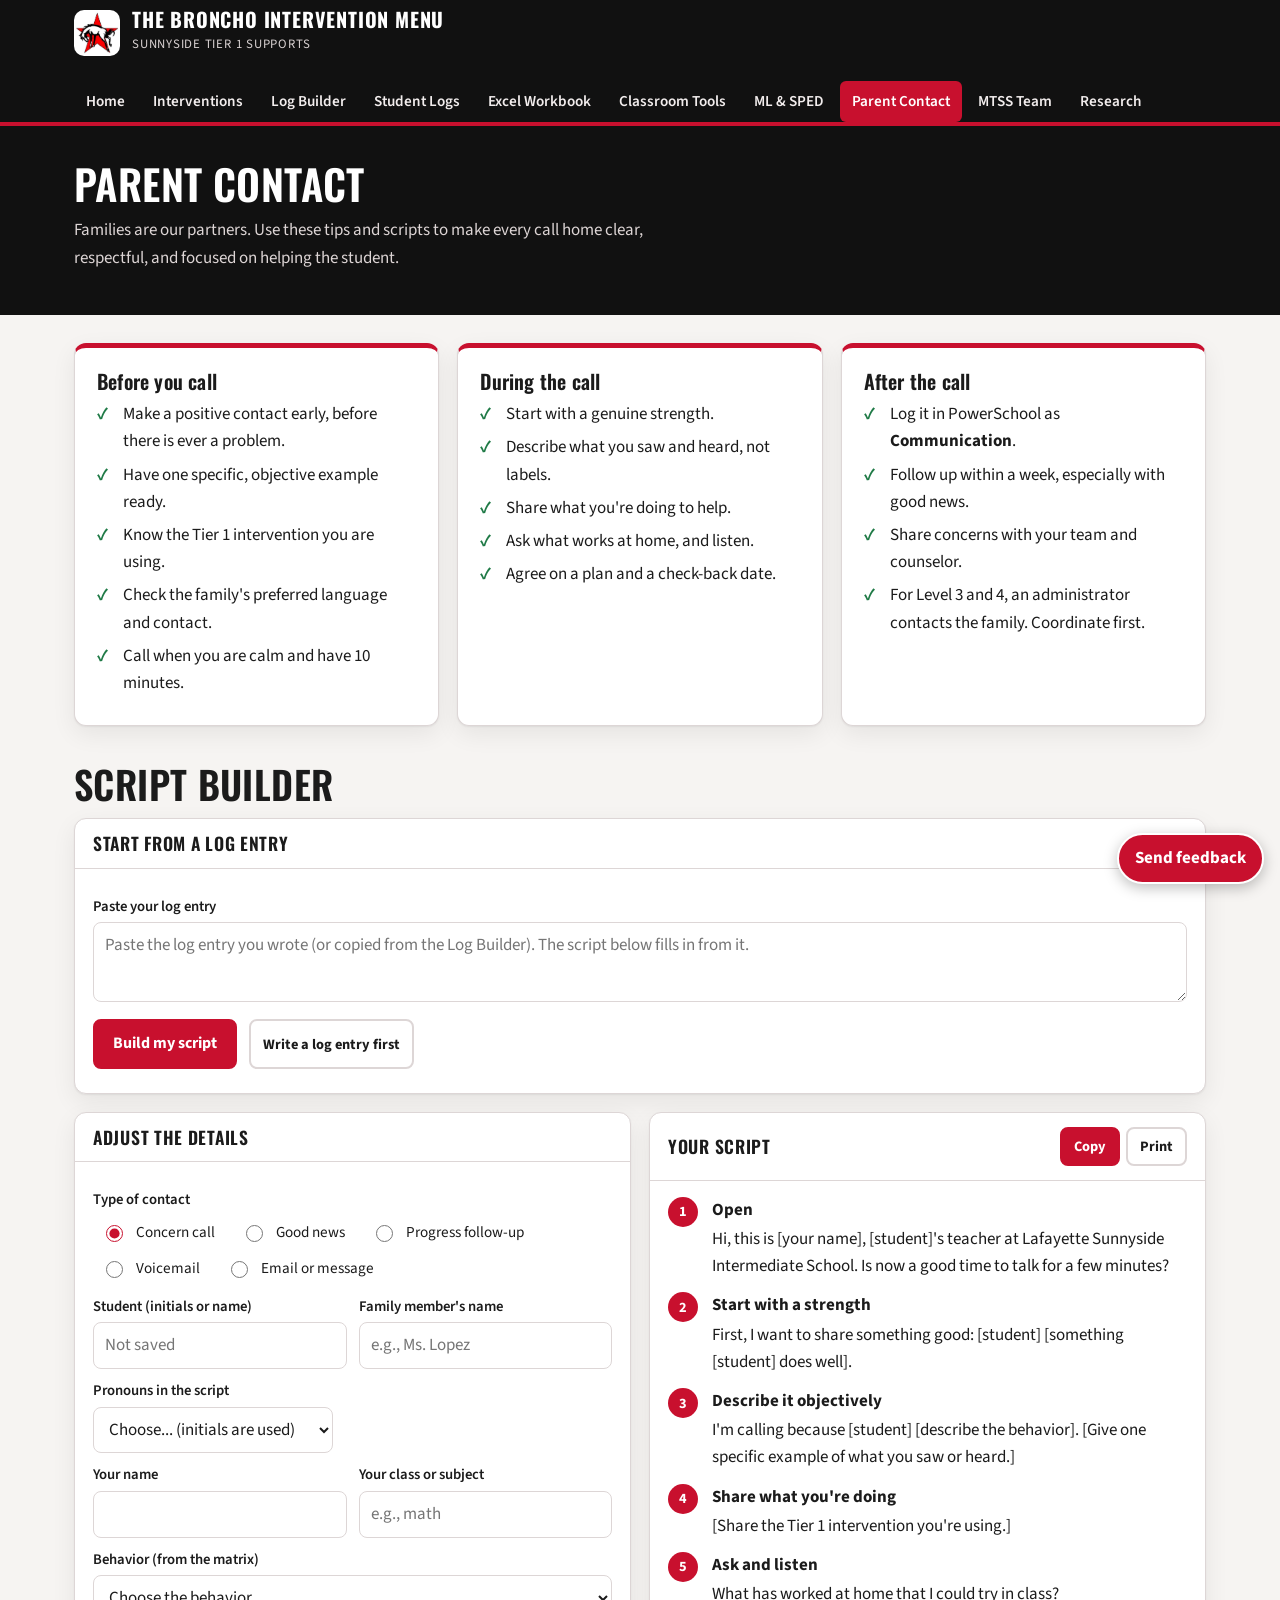
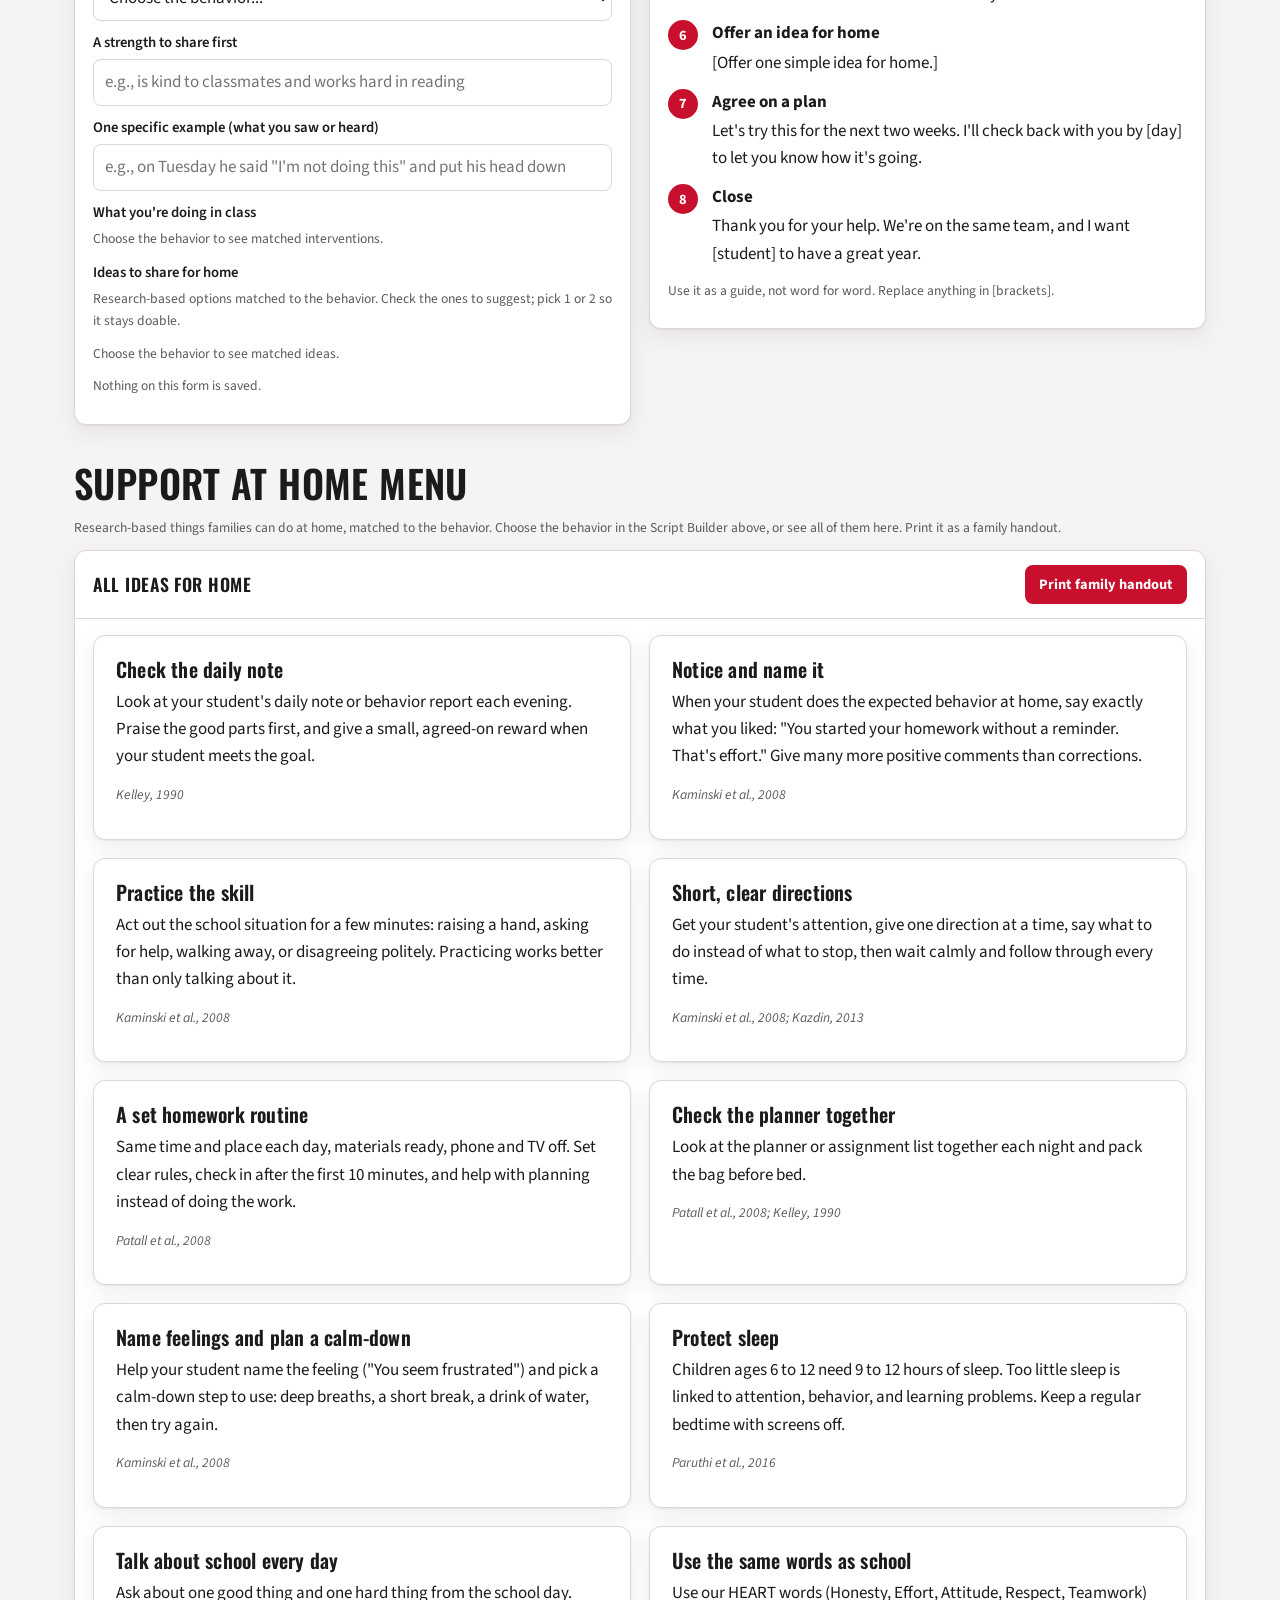
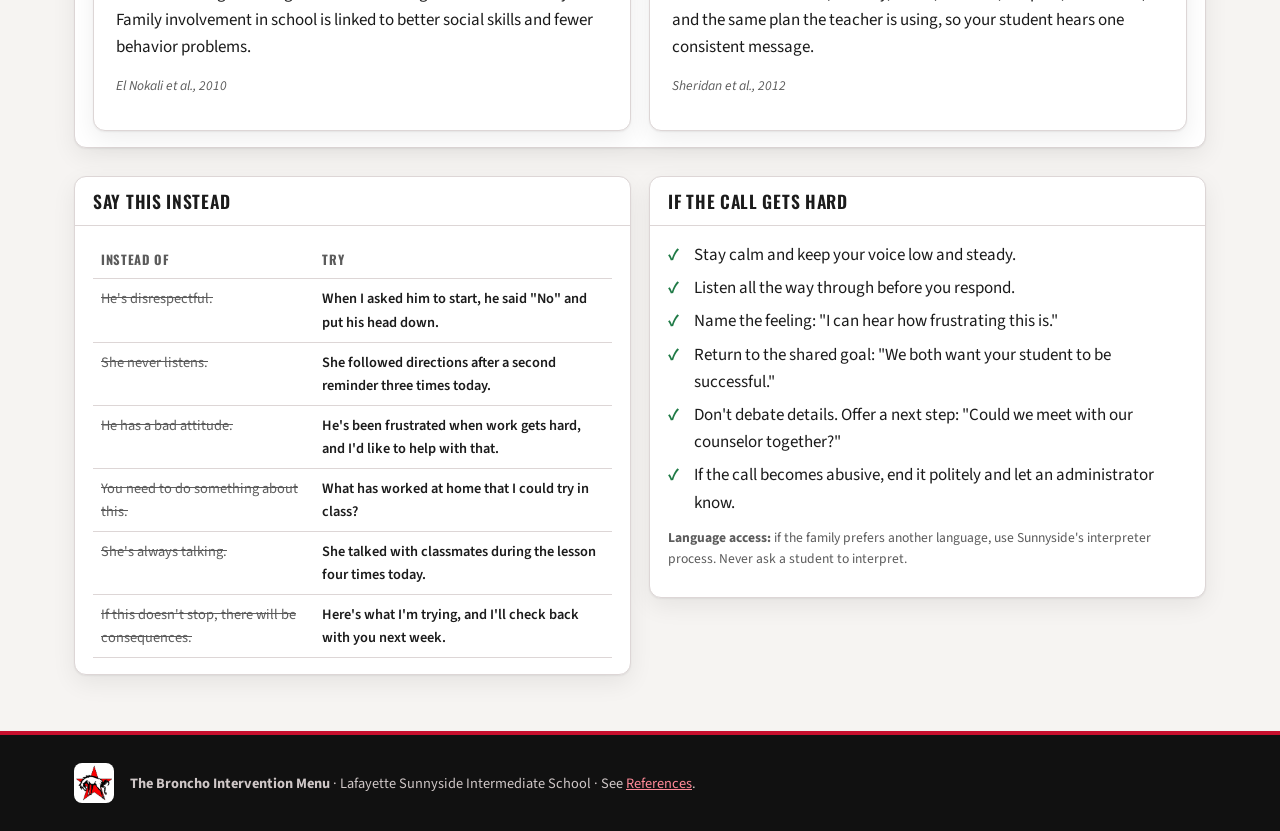
<file: parent.html>
<!doctype html>
<html lang="en">
<head>
<meta charset="utf-8">
<meta name="viewport" content="width=device-width, initial-scale=1">
<title>Parent Contact | The Broncho Intervention Menu</title>
<meta name="description" content="Tips and phone scripts for contacting families at Lafayette Sunnyside Intermediate School.">
<link rel="icon" href="img/broncho-logo.png">
<link rel="preconnect" href="https://fonts.googleapis.com">
<link rel="preconnect" href="https://fonts.gstatic.com" crossorigin>
<link rel="stylesheet" href="https://fonts.googleapis.com/css2?family=Oswald:wght@500;600&family=Source+Sans+3:wght@400;600;700&display=swap">
<link rel="stylesheet" href="css/style.css?v=4f08491">
</head>
<body>
<a class="skip" href="#main">Skip to content</a>
<header class="top"><div class="wrap">
  <a class="brand" href="index.html"><img src="img/broncho-logo.png" alt=""><span><b>The Broncho Intervention Menu</b><small>Sunnyside Tier 1 Supports</small></span></a>
  <nav class="nav" aria-label="Main">
    <a href="index.html">Home</a>
    <a href="menu.html">Interventions</a>
    <a href="log.html">Log Builder</a>
    <a href="logs.html">Student Logs</a>
    <a href="excel.html">Excel Workbook</a>
    <a href="tools.html">Classroom Tools</a>
    <a href="supports.html">ML &amp; SPED</a>
    <a href="parent.html" aria-current="page">Parent Contact</a>
    <a href="mtss.html">MTSS Team</a>
    <a href="research.html">Research</a>
  </nav>
</div></header>

<div class="page-head"><div class="wrap">
  <h1>Parent Contact</h1>
  <p>Families are our partners. Use these tips and scripts to make every call home clear, respectful, and focused on helping the student.</p>
</div></div>

<main id="main" class="wrap" style="padding-block:28px 56px">
  <div class="grid g3">
    <div class="card red-top"><h3>Before you call</h3><ul class="check">
      <li>Make a positive contact early, before there is ever a problem.</li>
      <li>Have one specific, objective example ready.</li>
      <li>Know the Tier 1 intervention you are using.</li>
      <li>Check the family's preferred language and contact.</li>
      <li>Call when you are calm and have 10 minutes.</li></ul></div>
    <div class="card red-top"><h3>During the call</h3><ul class="check">
      <li>Start with a genuine strength.</li>
      <li>Describe what you saw and heard, not labels.</li>
      <li>Share what you're doing to help.</li>
      <li>Ask what works at home, and listen.</li>
      <li>Agree on a plan and a check-back date.</li></ul></div>
    <div class="card red-top"><h3>After the call</h3><ul class="check">
      <li>Log it in PowerSchool as <b>Communication</b>.</li>
      <li>Follow up within a week, especially with good news.</li>
      <li>Share concerns with your team and counselor.</li>
      <li>For Level 3 and 4, an administrator contacts the family. Coordinate first.</li></ul></div>
  </div>


  <h2 class="title" style="margin-top:36px">Script Builder</h2>
  <section class="panel pc-start"><header><h2>Start from a log entry</h2></header><div class="body">
    <label class="f" for="pc-log">Paste your log entry</label>
    <textarea id="pc-log" placeholder="Paste the log entry you wrote (or copied from the Log Builder). The script below fills in from it."></textarea>
    <div class="cta" style="margin-top:8px"><button class="btn" type="button" id="pc-fromlog">Build my script</button><a class="btn ghost sm" href="log.html">Write a log entry first</a></div>
    <div id="pc-found" class="hint" style="margin-top:8px"></div>
  </div></section>
  <div class="grid g2" style="align-items:start;margin-top:18px">
    <form class="panel" id="pc-form" onsubmit="return false" autocomplete="off"><header><h2>Adjust the details</h2></header><div class="body">
      <label class="f">Type of contact</label>
      <div class="chips pc-types">
        <label class="opt"><input type="radio" name="pc-type" value="concern" checked><span>Concern call</span></label>
        <label class="opt"><input type="radio" name="pc-type" value="good"><span>Good news</span></label>
        <label class="opt"><input type="radio" name="pc-type" value="followup"><span>Progress follow-up</span></label>
        <label class="opt"><input type="radio" name="pc-type" value="voicemail"><span>Voicemail</span></label>
        <label class="opt"><input type="radio" name="pc-type" value="email"><span>Email or message</span></label>
      </div>
      <div class="row2"><div><label class="f" for="pc-student">Student (initials or name)</label><input type="text" id="pc-student" placeholder="Not saved"></div><div><label class="f" for="pc-parent">Family member's name</label><input type="text" id="pc-parent" placeholder="e.g., Ms. Lopez"></div></div>
      <label class="f" for="pc-pron">Pronouns in the script</label><select id="pc-pron" style="max-width:240px"><option value="">Choose... (initials are used)</option><option value="he">he / his</option><option value="she">she / her</option></select>
      <div class="row2"><div><label class="f" for="pc-me">Your name</label><input type="text" id="pc-me"></div><div><label class="f" for="pc-subject">Your class or subject</label><input type="text" id="pc-subject" placeholder="e.g., math"></div></div>
      <div data-for="concern followup email"><label class="f" for="pc-beh">Behavior (from the matrix)</label><select id="pc-beh"></select></div>
      <div data-for="concern email"><label class="f" for="pc-strength">A strength to share first</label><input type="text" id="pc-strength" placeholder="e.g., is kind to classmates and works hard in reading"></div>
      <div data-for="concern"><label class="f" for="pc-example">One specific example (what you saw or heard)</label><input type="text" id="pc-example" placeholder="e.g., on Tuesday he said &quot;I'm not doing this&quot; and put his head down"></div>
      <div data-for="concern followup email"><label class="f">What you're doing in class</label><div id="pc-ints"></div></div>
      <div data-for="concern followup email"><label class="f">Ideas to share for home</label><p class="hint">Research-based options matched to the behavior. Check the ones to suggest; pick 1 or 2 so it stays doable.</p><div id="pc-home"></div></div>
      <div data-for="good followup"><label class="f" for="pc-good">What the student did well</label><input type="text" id="pc-good" placeholder="e.g., started every assignment right away this week"></div>
      <div data-for="good"><label class="f" for="pc-heart">HEART value it shows</label><select id="pc-heart"><option>Honesty</option><option selected>Effort</option><option>Attitude</option><option>Respect</option><option>Teamwork</option></select></div>
      <div data-for="voicemail"><label class="f" for="pc-phone">Callback number</label><input type="text" id="pc-phone"></div>
      <p class="hint" style="margin-top:10px">Nothing on this form is saved.</p>
    </div></form>
    <div class="panel"><header><h2>Your script</h2><div class="filters"><button class="btn sm" type="button" id="pc-copy">Copy</button><button class="btn ghost sm" type="button" id="pc-print">Print</button></div></header>
      <div class="body"><div id="pc-note"></div><div id="pc-out"></div><div id="pc-copytext" hidden></div>
      <p class="hint">Use it as a guide, not word for word. Replace anything in [brackets].</p></div></div>
  </div>

  <h2 class="title" style="margin-top:36px">Support at Home Menu</h2>
  <p class="hint">Research-based things families can do at home, matched to the behavior. Choose the behavior in the Script Builder above, or see all of them here. Print it as a family handout.</p>
  <div class="panel"><header><h2 id="hm-title">All ideas for home</h2><div class="filters"><button class="btn sm" type="button" id="hm-print">Print family handout</button></div></header>
    <div class="body"><div class="grid g2" id="hm-list"></div></div></div>

  <div class="grid g2" style="margin-top:28px;align-items:start">
    <div class="panel"><header><h2>Say this instead</h2></header><div class="body"><table class="hist say"><thead><tr><th>Instead of</th><th>Try</th></tr></thead><tbody id="say-list"></tbody></table></div></div>
    <div class="panel"><header><h2>If the call gets hard</h2></header><div class="body"><ul class="check" id="hard-list"></ul>
      <p class="hint" style="margin-top:10px"><b>Language access:</b> if the family prefers another language, use Sunnyside's interpreter process. Never ask a student to interpret.</p></div></div>
  </div>
  <div class="print-only" id="print-area"></div>
</main>

<footer class="foot"><div class="wrap">
  <img src="img/broncho-logo.png" alt="">
  <div><b>The Broncho Intervention Menu</b> &middot; Lafayette Sunnyside Intermediate School &middot; See <a href="research.html">References</a>.</div>
</div></footer>

<script src="js/data.js?v=4f08491"></script>
<script src="js/parent-data.js?v=4f08491"></script>
<script src="js/app.js?v=4f08491"></script>
<script src="js/grammar.js?v=4f08491"></script>
<script src="js/detect.js?v=4f08491"></script>
<script src="js/parent.js?v=4f08491"></script>
<script src="js/feedback.js?v=4f08491"></script>
</body>
</html>
</file>
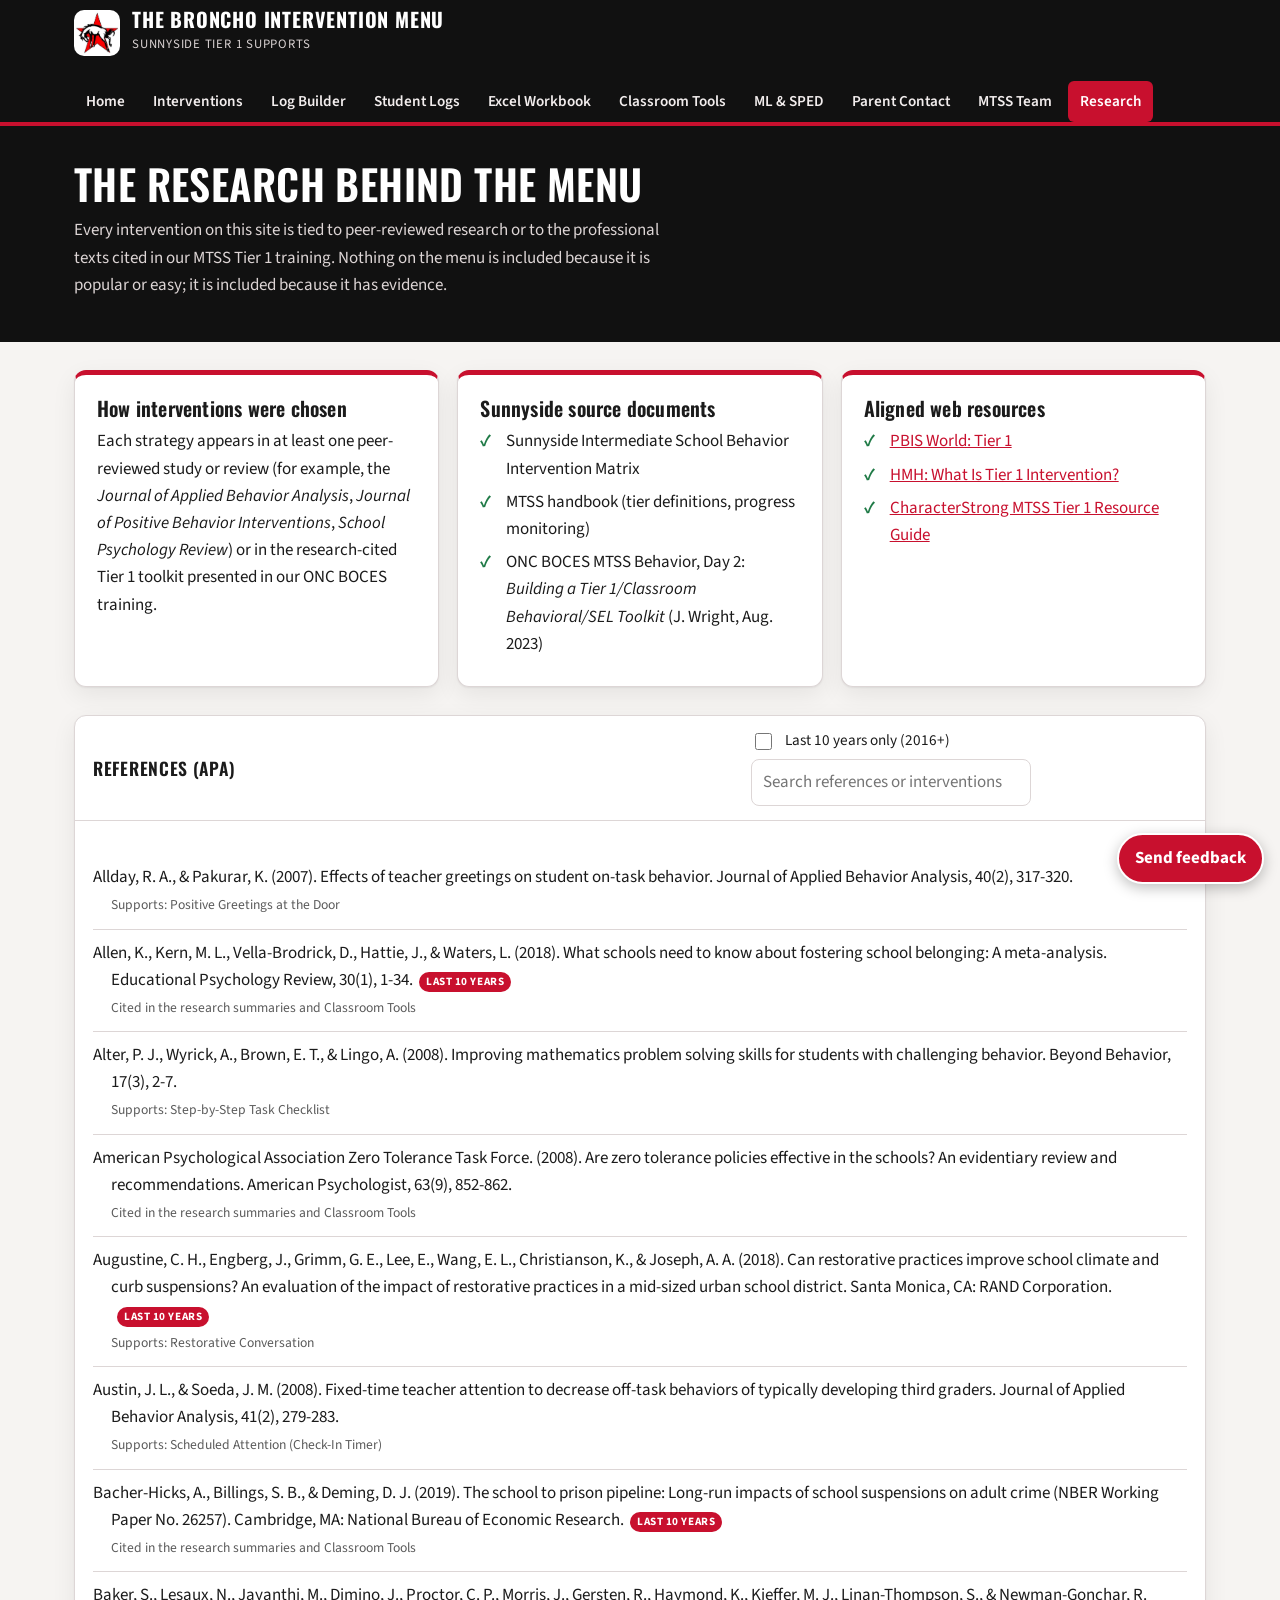
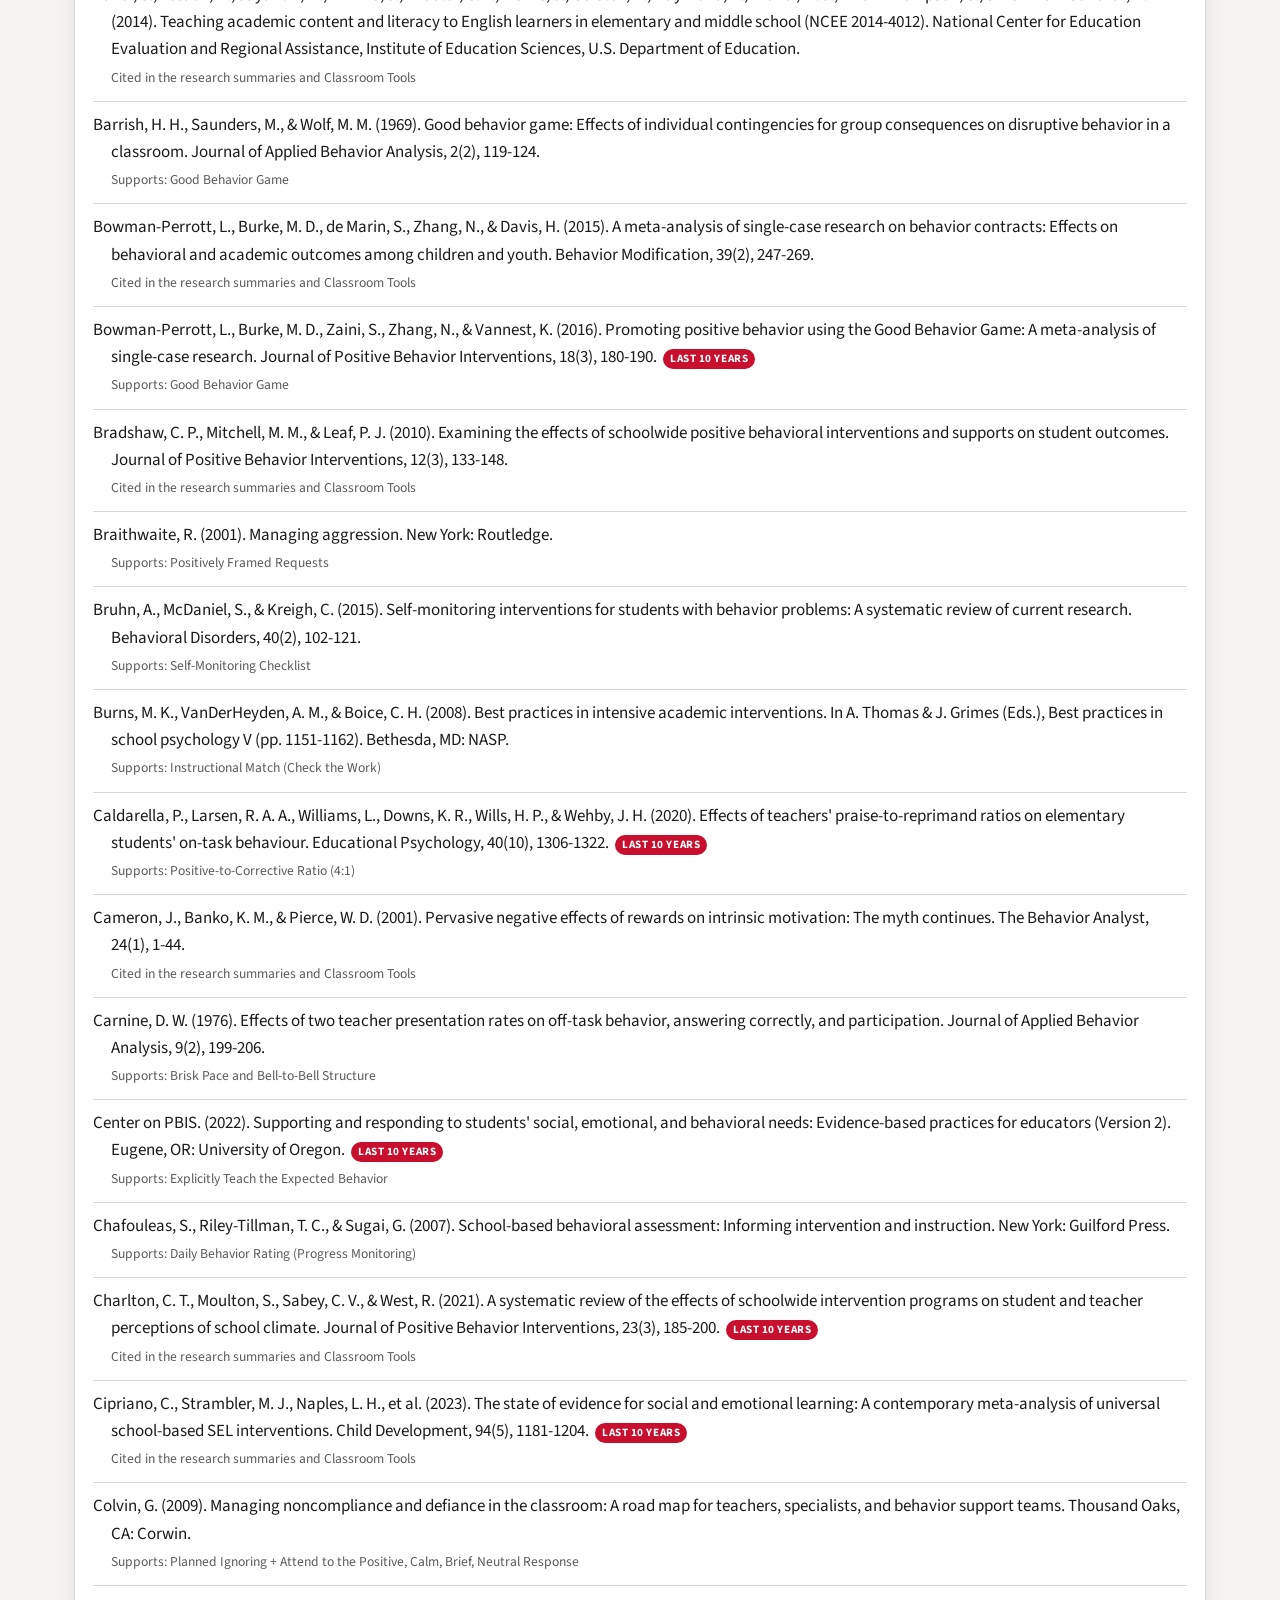
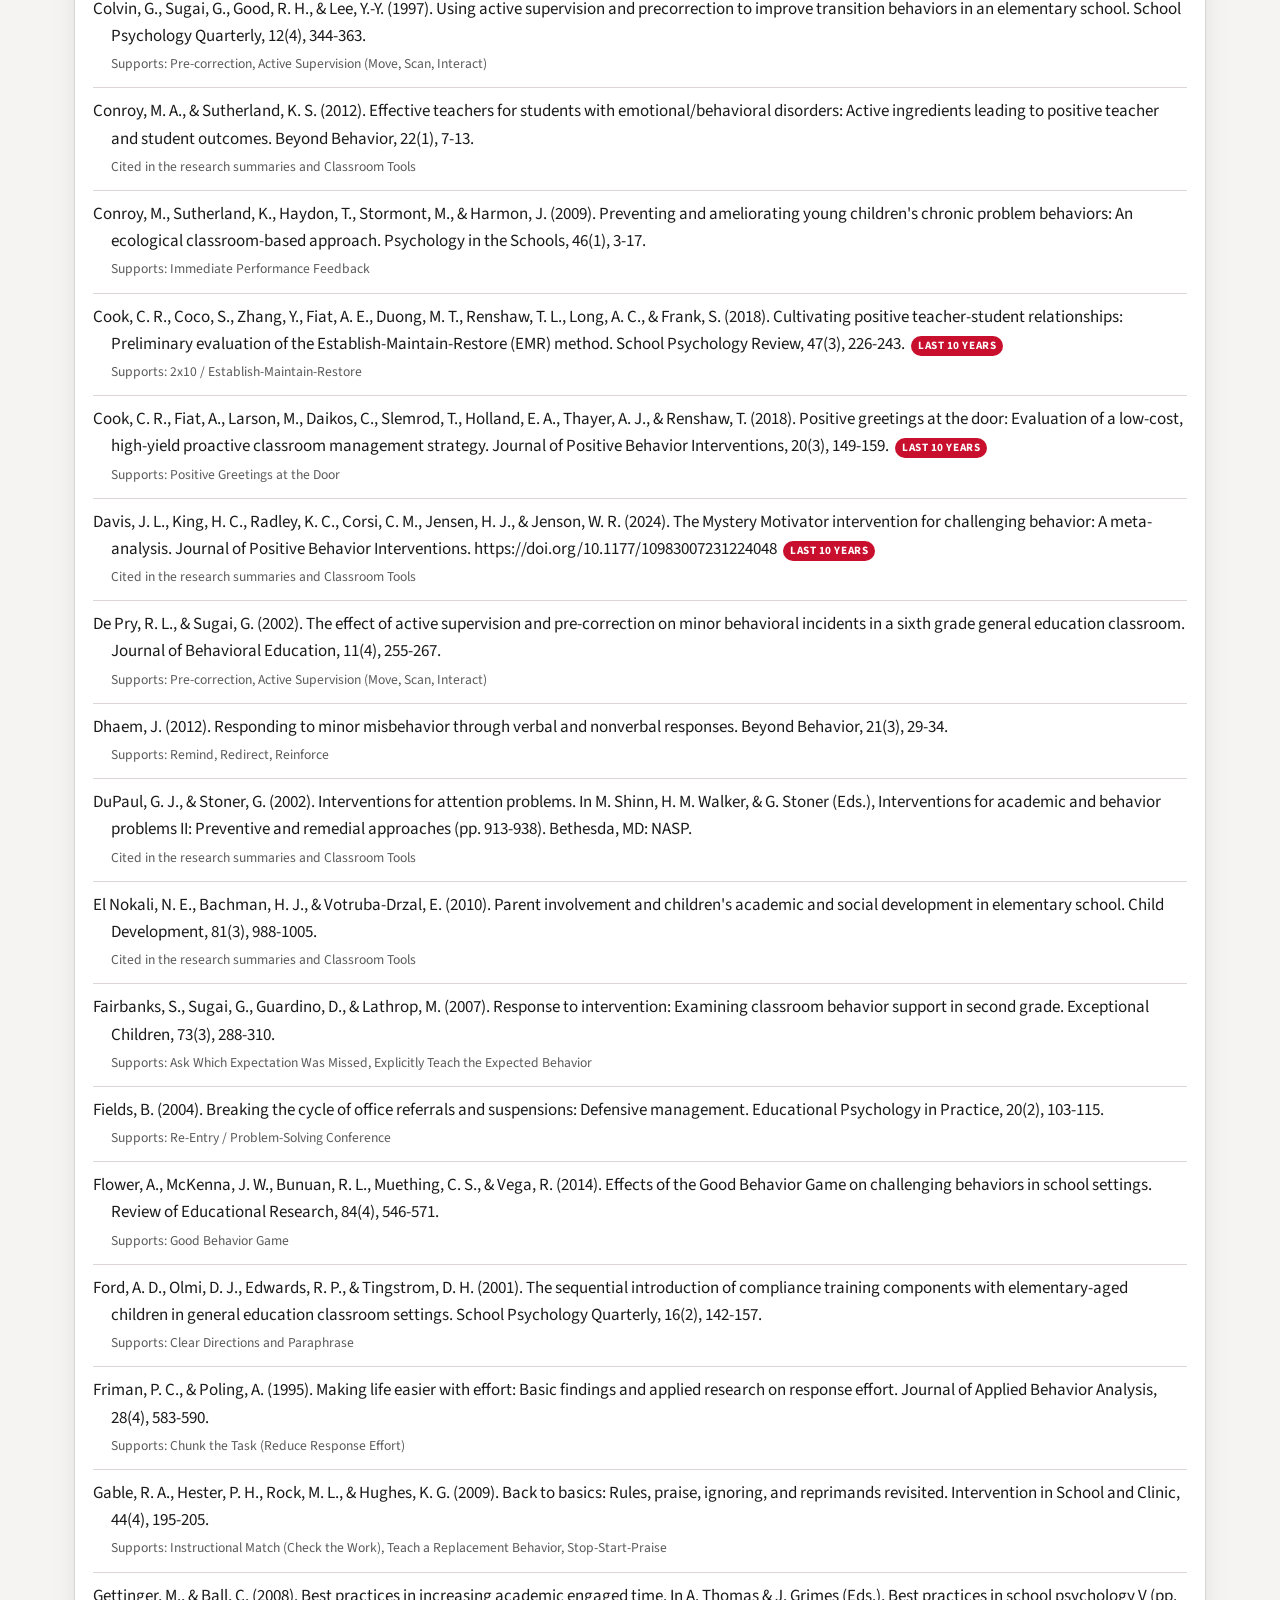
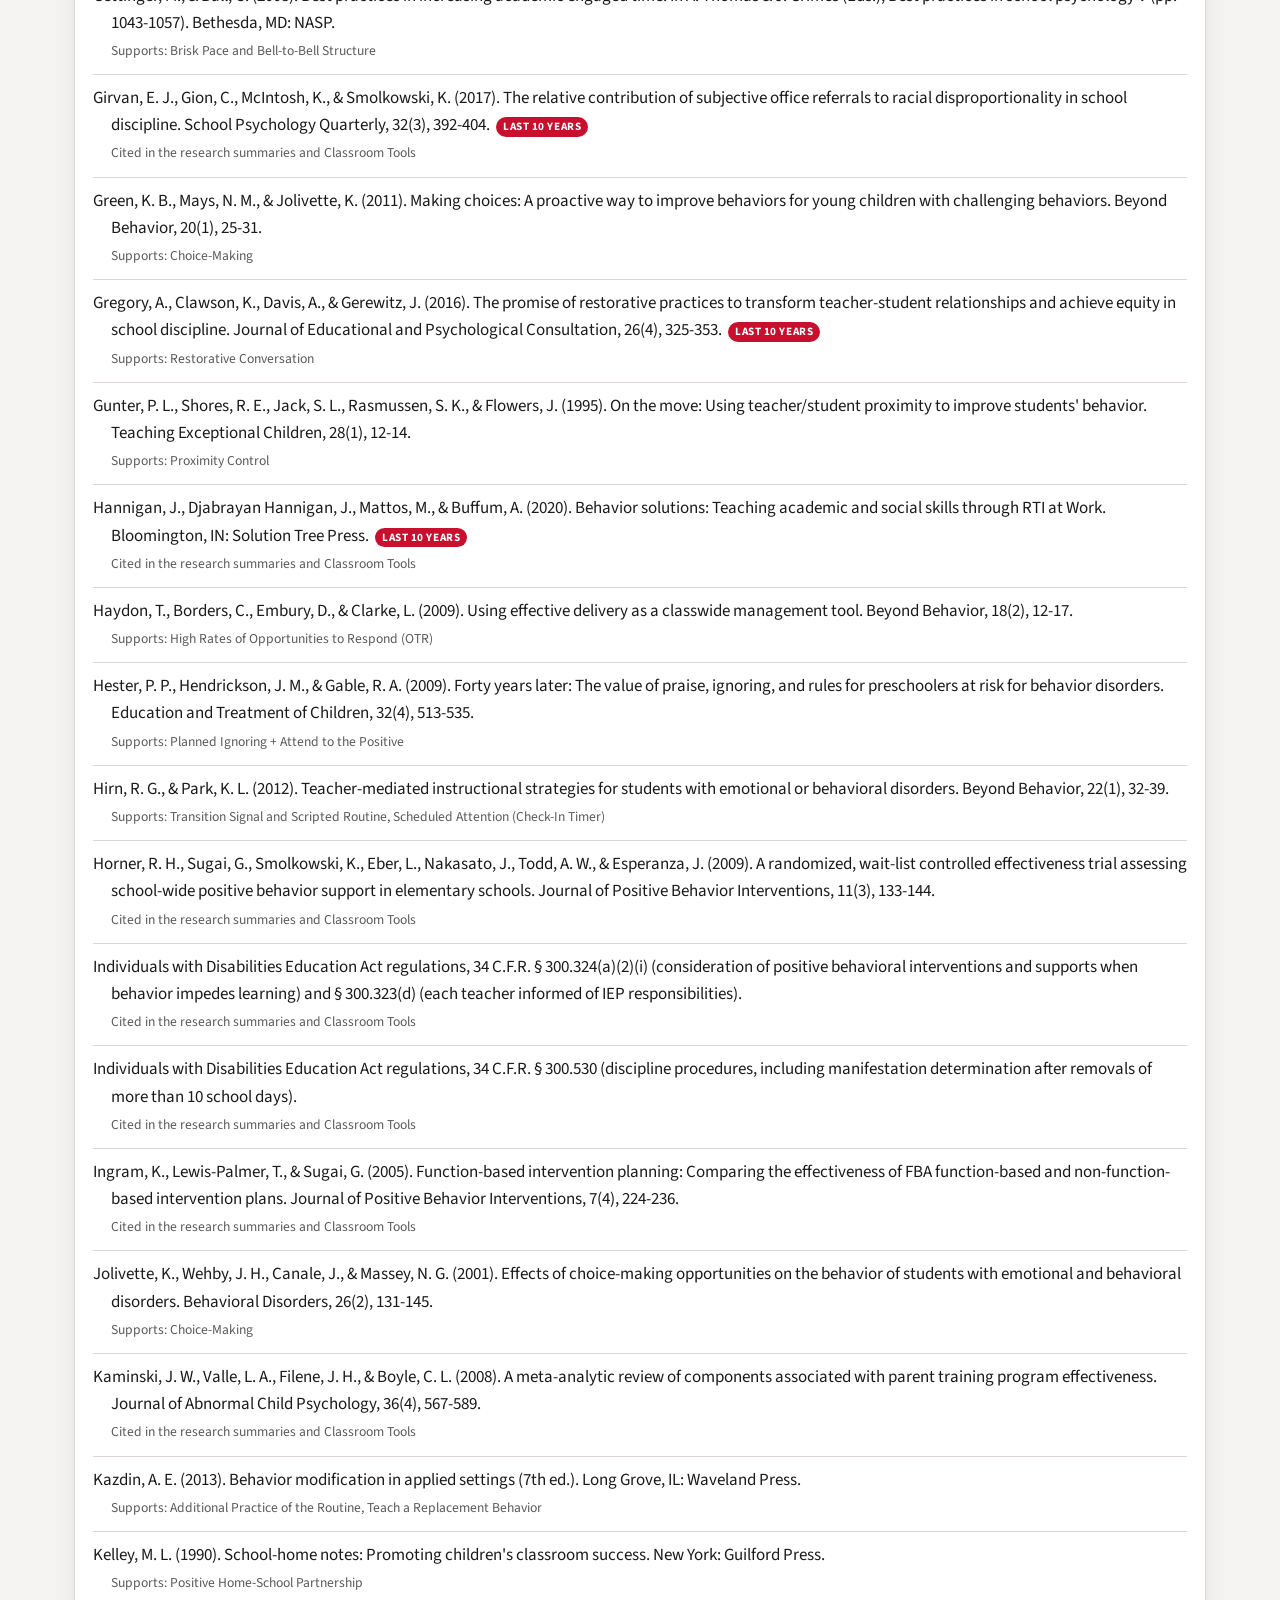
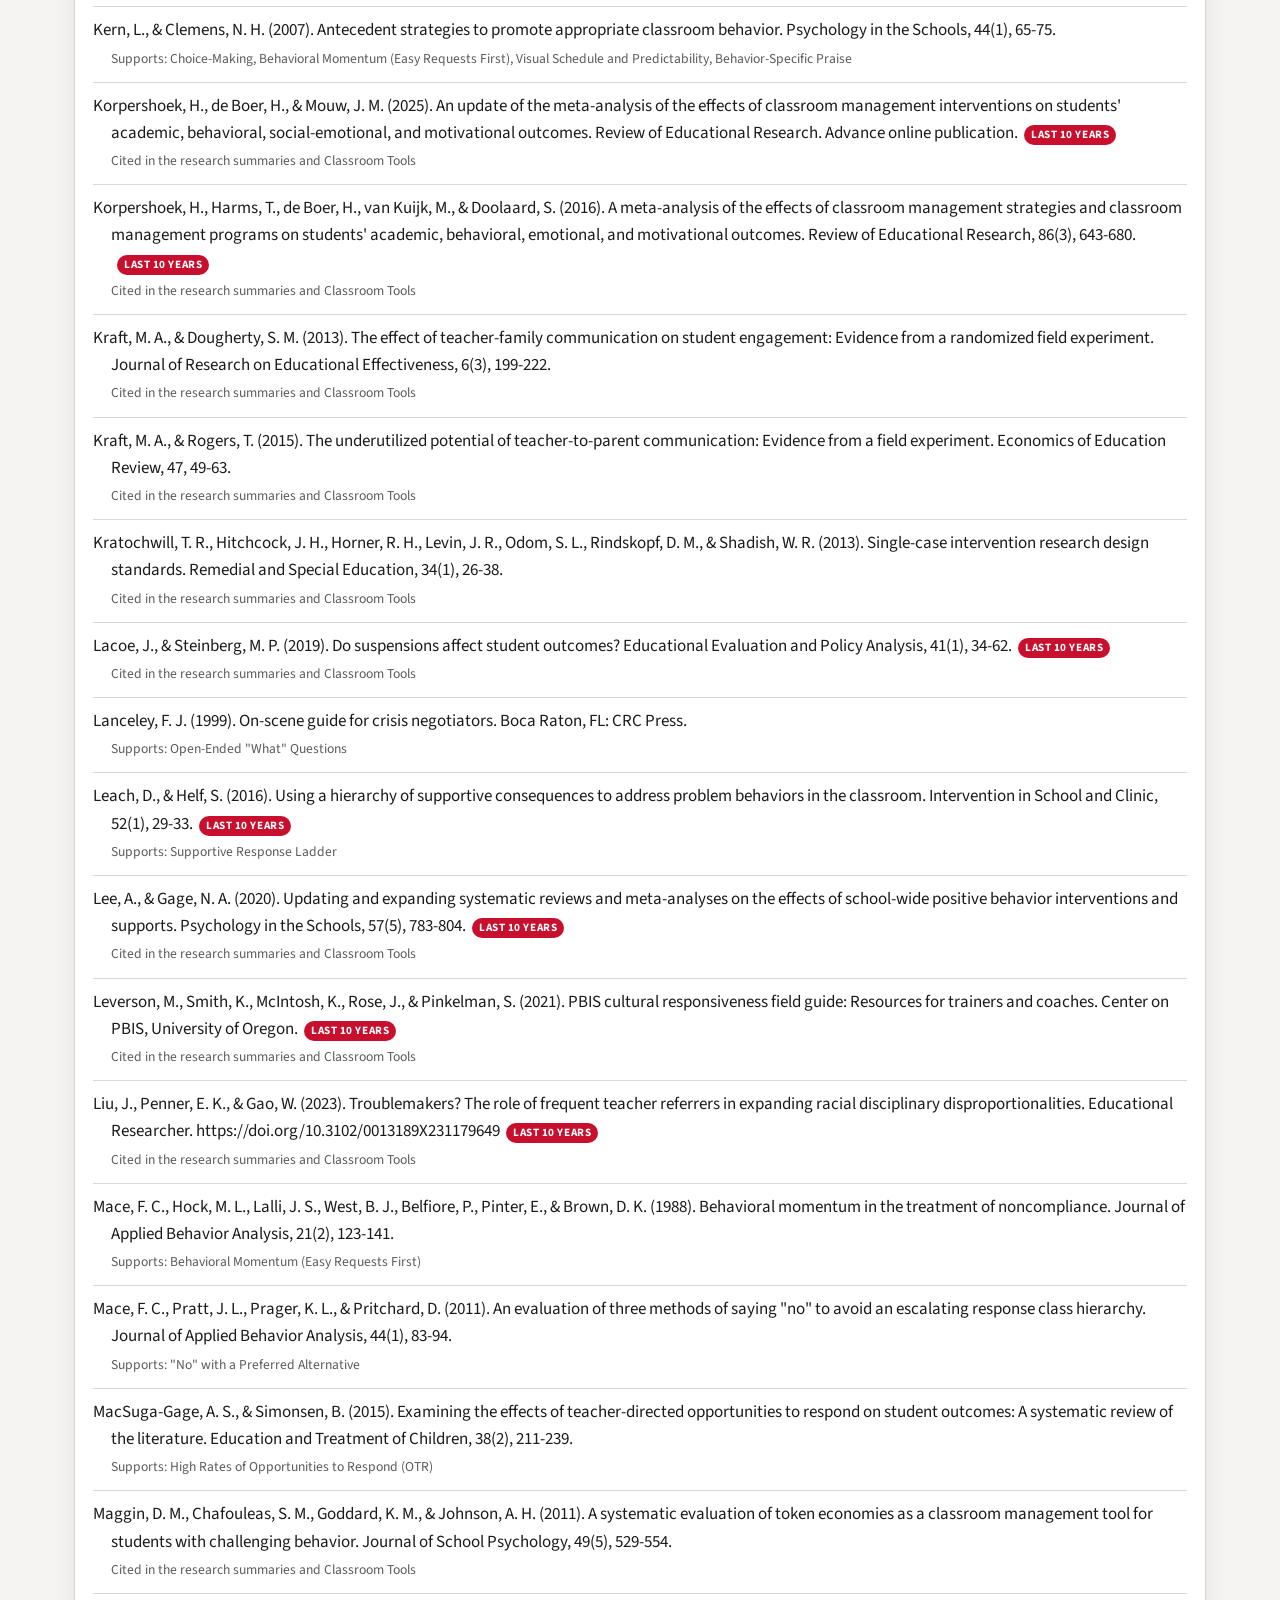
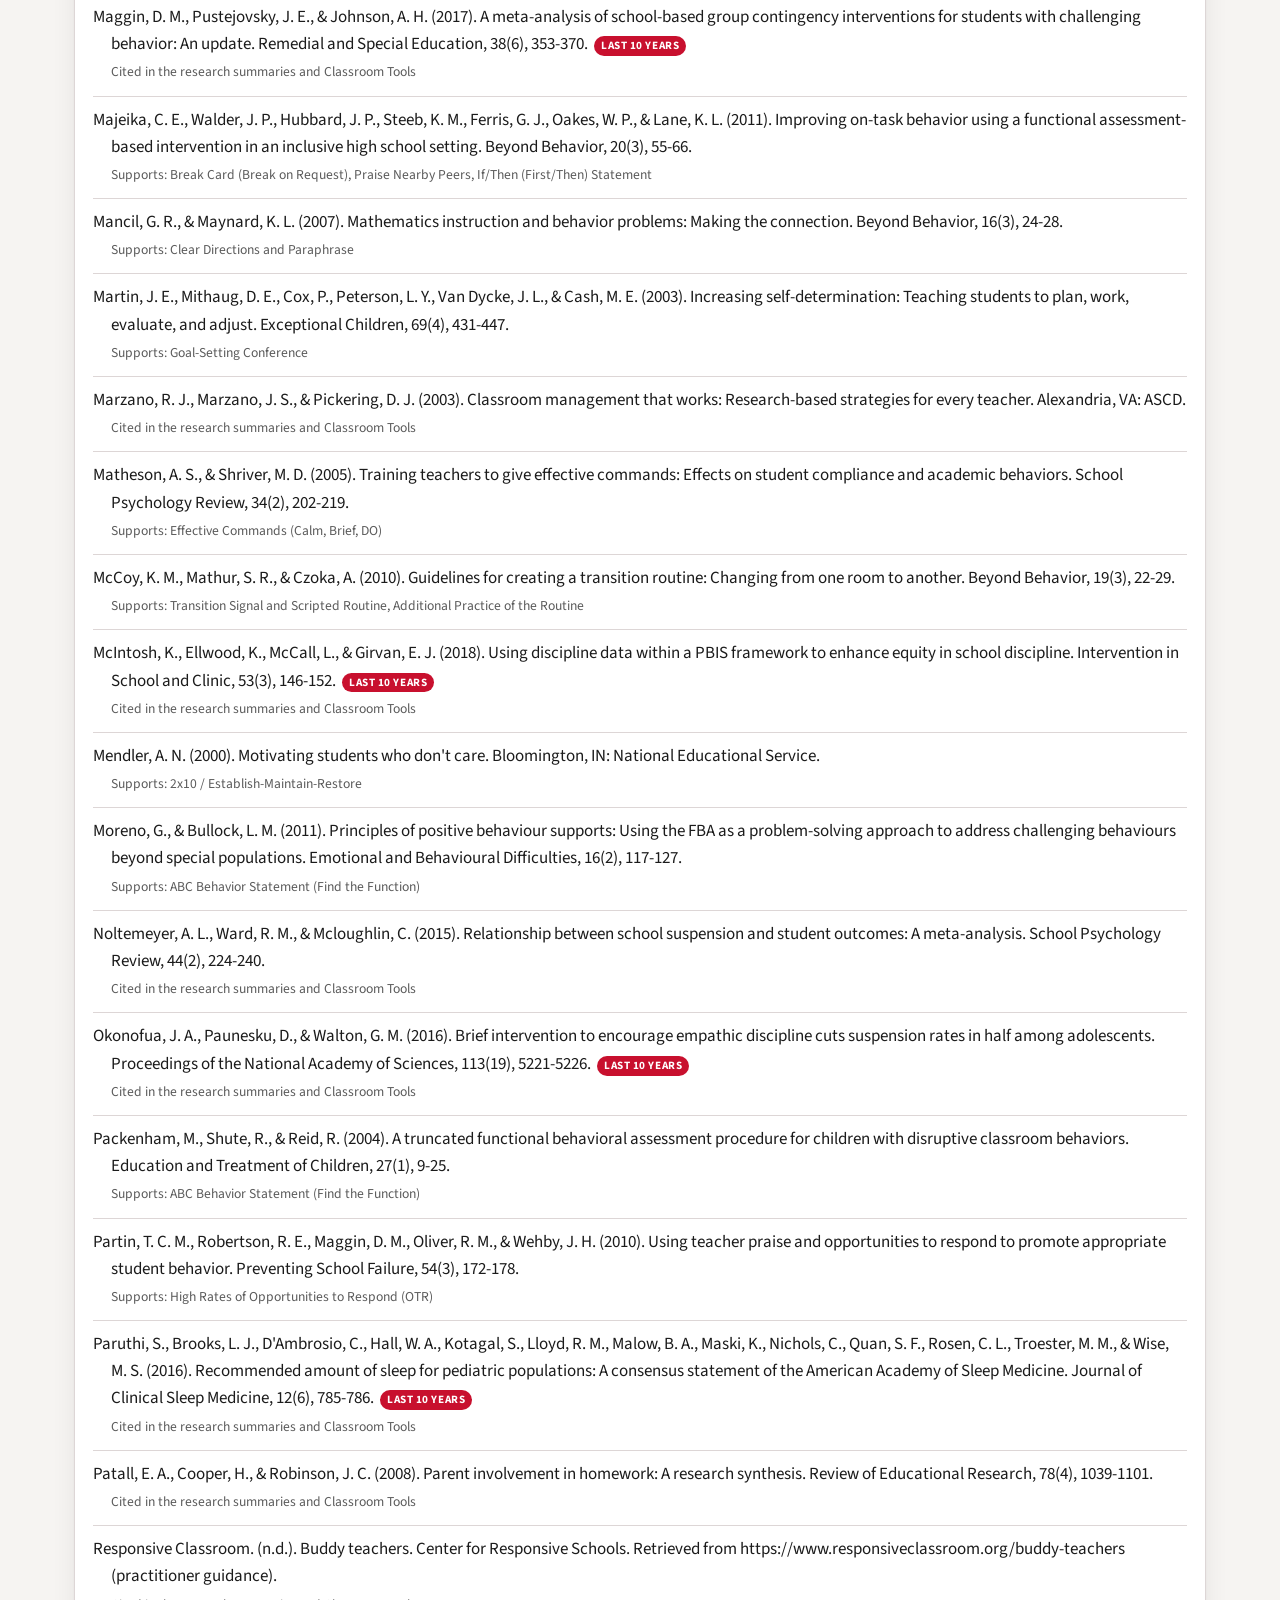
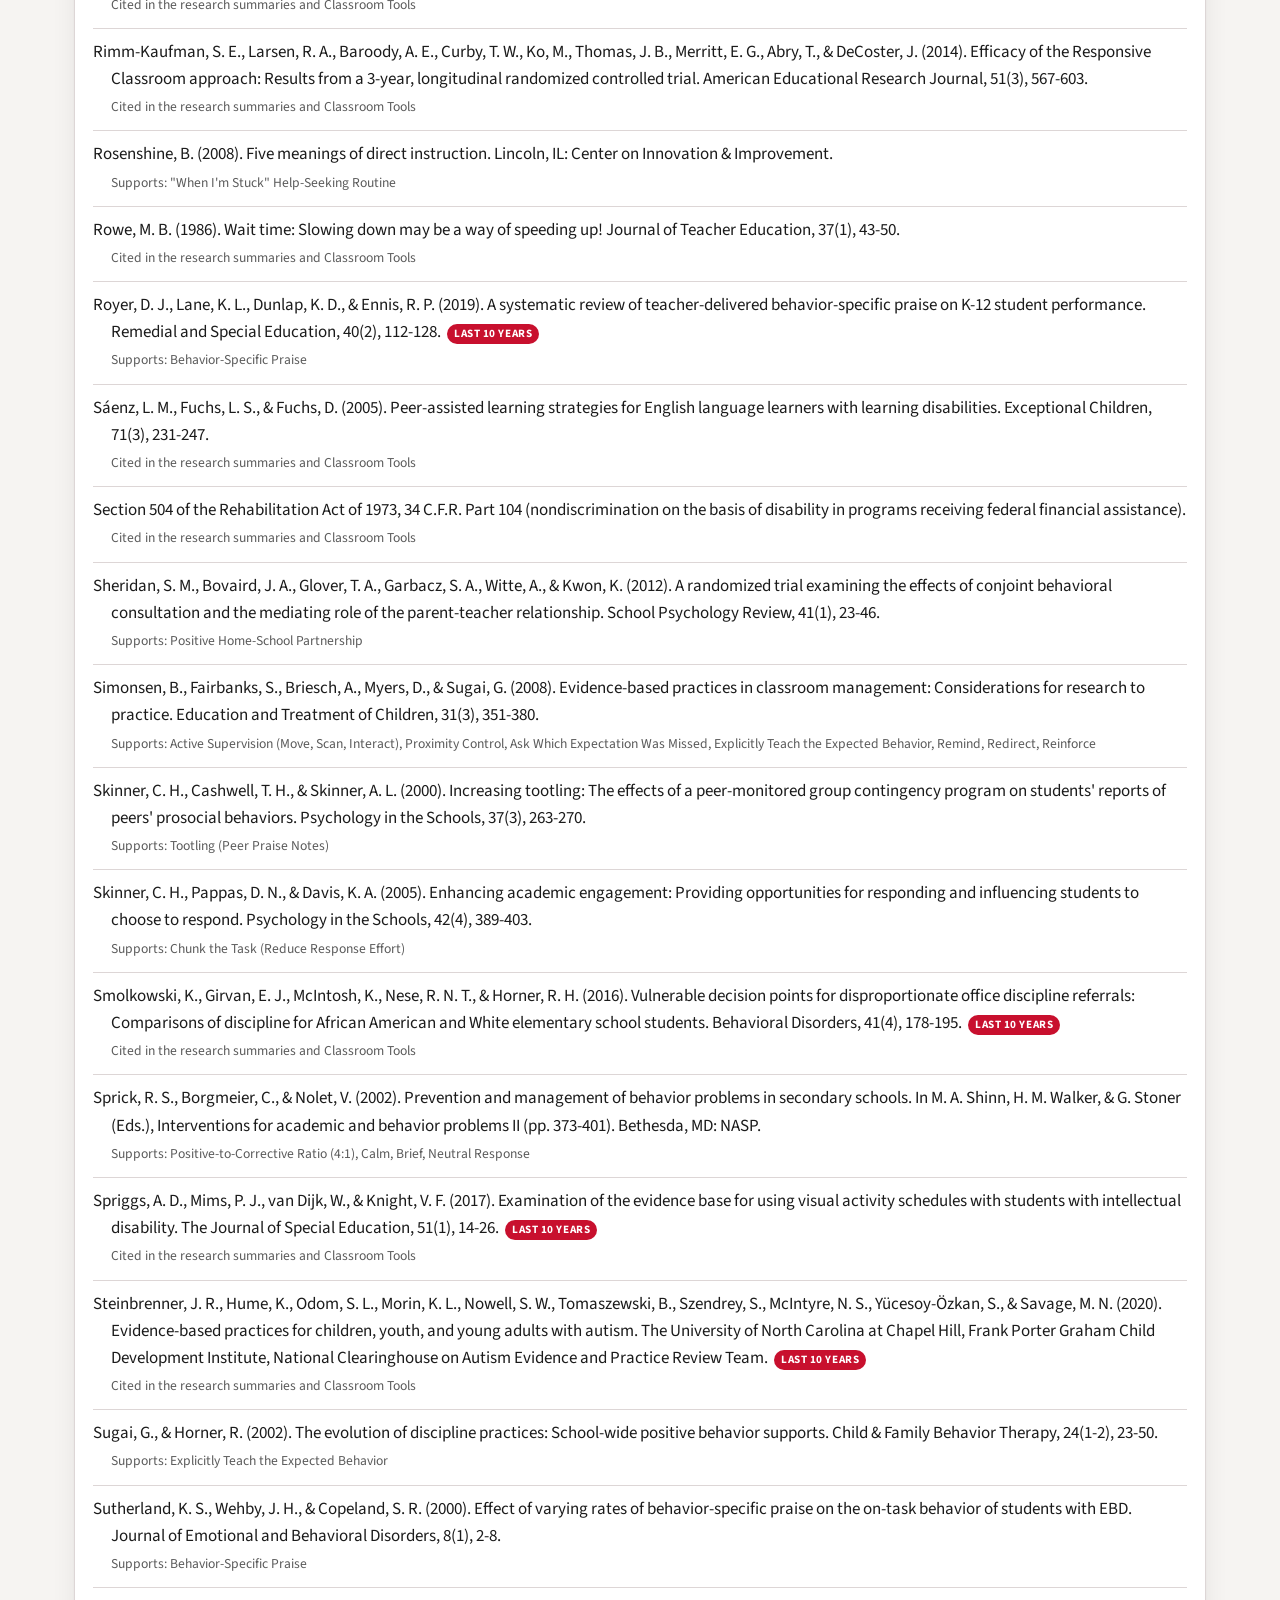
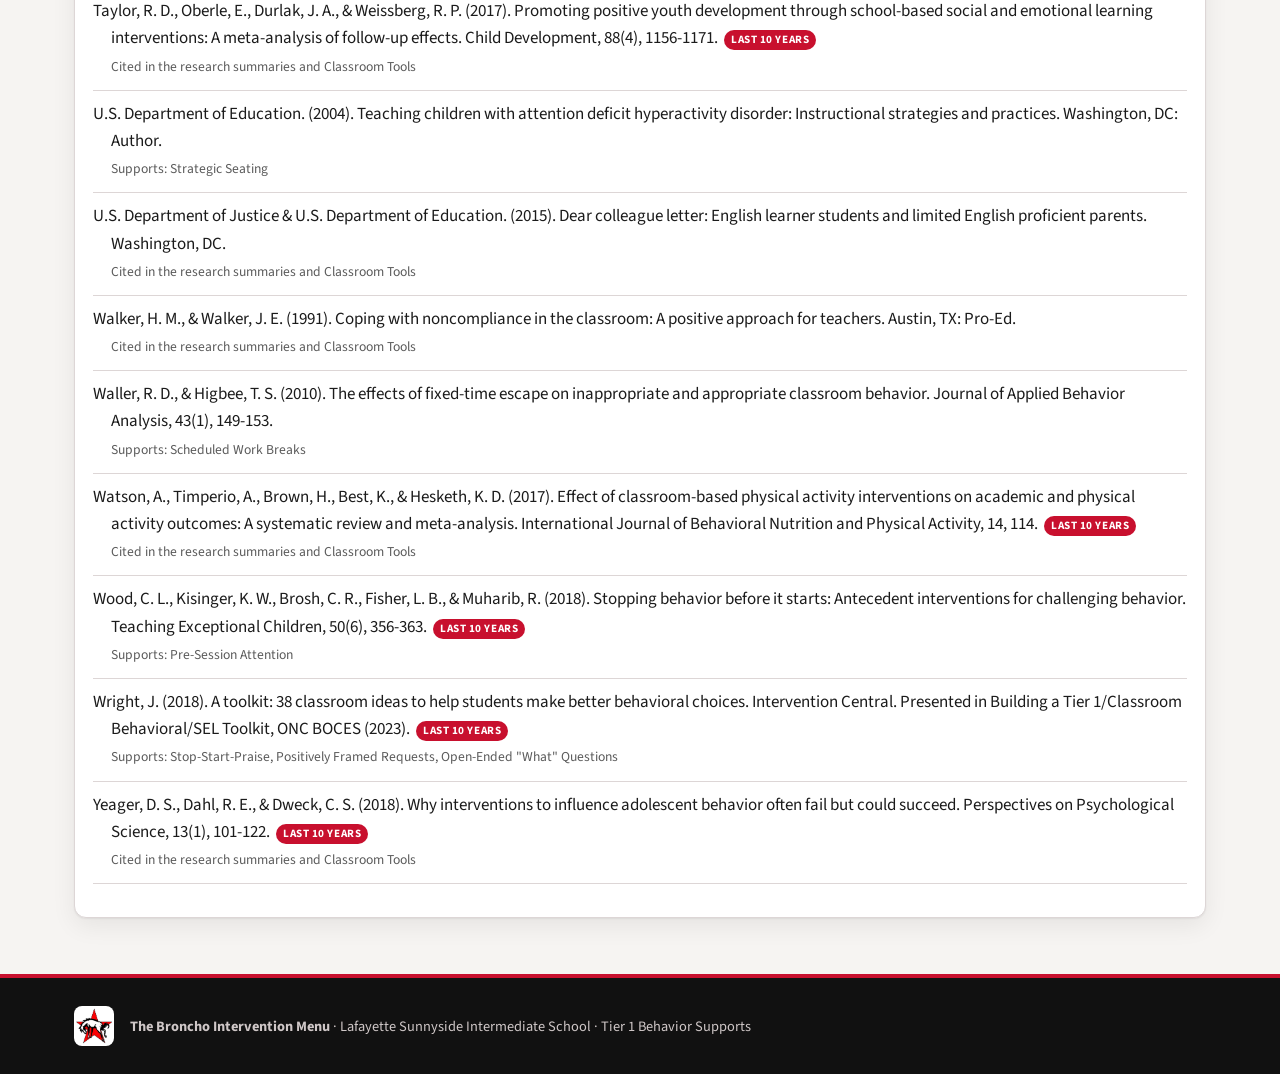
<file: research.html>
<!doctype html>
<html lang="en">
<head>
<meta charset="utf-8">
<meta name="viewport" content="width=device-width, initial-scale=1">
<title>Research | The Broncho Intervention Menu</title>
<meta name="description" content="The research behind every intervention in The Broncho Intervention Menu.">
<link rel="icon" href="img/broncho-logo.png">
<link rel="preconnect" href="https://fonts.googleapis.com">
<link rel="preconnect" href="https://fonts.gstatic.com" crossorigin>
<link rel="stylesheet" href="https://fonts.googleapis.com/css2?family=Oswald:wght@500;600&family=Source+Sans+3:wght@400;600;700&display=swap">
<link rel="stylesheet" href="css/style.css?v=4f08491">
</head>
<body>
<a class="skip" href="#main">Skip to content</a>
<header class="top"><div class="wrap">
  <a class="brand" href="index.html"><img src="img/broncho-logo.png" alt=""><span><b>The Broncho Intervention Menu</b><small>Sunnyside Tier 1 Supports</small></span></a>
  <nav class="nav" aria-label="Main">
    <a href="index.html">Home</a>
    <a href="menu.html">Interventions</a>
    <a href="log.html">Log Builder</a>
    <a href="logs.html">Student Logs</a>
    <a href="excel.html">Excel Workbook</a>
    <a href="tools.html">Classroom Tools</a>
    <a href="supports.html">ML &amp; SPED</a>
    <a href="parent.html">Parent Contact</a>
    <a href="mtss.html">MTSS Team</a>
    <a href="research.html" aria-current="page">Research</a>
  </nav>
</div></header>

<div class="page-head"><div class="wrap">
  <h1>The Research Behind the Menu</h1>
  <p>Every intervention on this site is tied to peer-reviewed research or to the professional texts cited in our MTSS Tier 1 training. Nothing on the menu is included because it is popular or easy; it is included because it has evidence.</p>
</div></div>

<main id="main" class="wrap" style="padding-block:28px 56px">
  <div class="grid g3" style="margin-bottom:28px">
    <div class="card red-top"><h3>How interventions were chosen</h3><p>Each strategy appears in at least one peer-reviewed study or review (for example, the <i>Journal of Applied Behavior Analysis</i>, <i>Journal of Positive Behavior Interventions</i>, <i>School Psychology Review</i>) or in the research-cited Tier 1 toolkit presented in our ONC BOCES training.</p></div>
    <div class="card red-top"><h3>Sunnyside source documents</h3><ul class="check"><li>Sunnyside Intermediate School Behavior Intervention Matrix</li><li>MTSS handbook (tier definitions, progress monitoring)</li><li>ONC BOCES MTSS Behavior, Day 2: <i>Building a Tier 1/Classroom Behavioral/SEL Toolkit</i> (J. Wright, Aug. 2023)</li></ul></div>
    <div class="card red-top"><h3>Aligned web resources</h3><ul class="check"><li><a href="https://www.pbisworld.com/tier-1/" target="_blank" rel="noopener">PBIS World: Tier 1</a></li><li><a href="https://www.hmhco.com/blog/what-is-tier-1-intervention-in-education" target="_blank" rel="noopener">HMH: What Is Tier 1 Intervention?</a></li><li><a href="https://characterstrong.com/wp-content/uploads/2022/08/MTSS-Tier-1-Resource-Guide.pdf" target="_blank" rel="noopener">CharacterStrong MTSS Tier 1 Resource Guide</a></li></ul></div>
  </div>

  <div class="panel">
    <header><h2>References (APA)</h2><div class="filters"><label class="opt" style="padding:0"><input type="checkbox" id="recent"><span>Last 10 years only (2016+)</span></label><input type="text" id="q" placeholder="Search references or interventions" style="max-width:280px" aria-label="Search references"></div></header>
    <div class="body"><ol class="refs" id="refs"></ol></div>
  </div>
</main>

<footer class="foot"><div class="wrap">
  <img src="img/broncho-logo.png" alt="">
  <div><b>The Broncho Intervention Menu</b> &middot; Lafayette Sunnyside Intermediate School &middot; Tier 1 Behavior Supports</div>
</div></footer>

<script src="js/data.js?v=4f08491"></script>
<script src="js/tools-data2.js?v=4f08491"></script>
<script src="js/essential-data.js?v=4f08491"></script>
<script src="js/parent-data.js?v=4f08491"></script>
<script src="js/supports-data.js?v=4f08491"></script>
<script src="js/app.js?v=4f08491"></script>
<script>
(function () {
  var usedBy = {};
  Object.keys(INTERVENTIONS).forEach(function (id) {
    INTERVENTIONS[id].refs.forEach(function (k) { (usedBy[k] = usedBy[k] || []).push(INTERVENTIONS[id].name); });
  });
  var keys = Object.keys(REFS).sort(function (a, b) { return REFS[a].localeCompare(REFS[b]); });
  function year(k) { return +((REFS[k].match(/\((\d{4})\)/) || [])[1] || 0); }
  function render(q) {
    q = (q || "").toLowerCase();
    var onlyRecent = document.getElementById("recent").checked;
    document.getElementById("refs").innerHTML = keys.filter(function (k) {
      return (!q || (REFS[k] + " " + (usedBy[k] || []).join(" ")).toLowerCase().indexOf(q) > -1) && (!onlyRecent || year(k) >= 2016);
    }).map(function (k) {
      var u = usedBy[k];
      return "<li>" + BIM.esc(REFS[k]) + (year(k) >= 2016 ? '<span class="recent">Last 10 years</span>' : "") + (u ? '<br><span class="hint" style="text-indent:0">Supports: ' + BIM.esc(u.join(", ")) + "</span>" : '<br><span class="hint">Cited in the research summaries and Classroom Tools</span>') + "</li>";
    }).join("");
  }
  document.getElementById("q").addEventListener("input", function () { render(this.value); });
  document.getElementById("recent").addEventListener("change", function () { render(document.getElementById("q").value); });
  render();
})();
</script>
<script src="js/feedback.js?v=4f08491"></script>
</body>
</html>
</file>
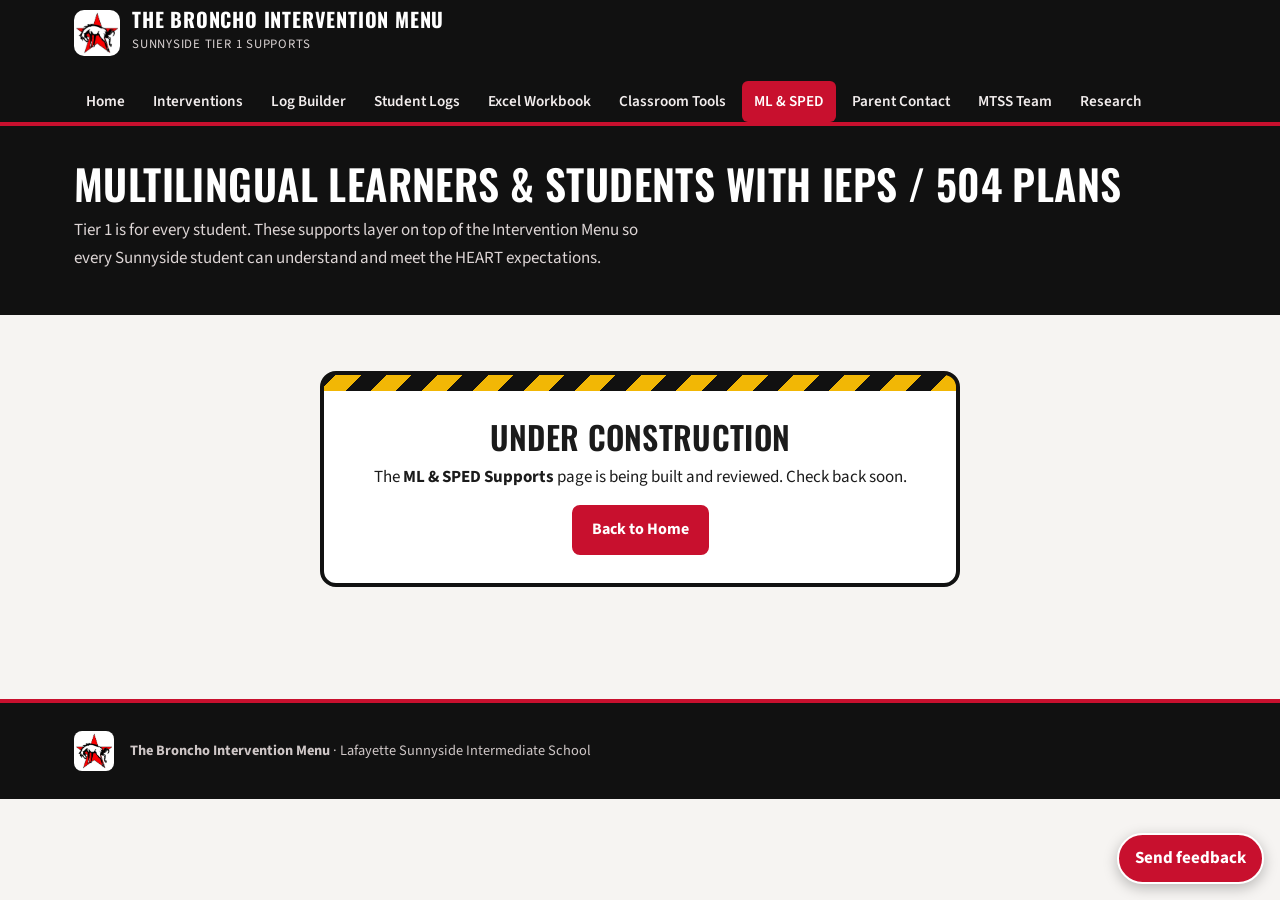
<file: supports.html>
<!doctype html>
<html lang="en">
<head>
<meta charset="utf-8">
<meta name="viewport" content="width=device-width, initial-scale=1">
<title>ML &amp; SPED Supports</title>
<meta name="description" content="Research-based classroom supports for Multilingual Learners and students with IEPs or 504 plans at Lafayette Sunnyside Intermediate School.">
<link rel="icon" href="img/broncho-logo.png">
<link rel="preconnect" href="https://fonts.googleapis.com">
<link rel="preconnect" href="https://fonts.gstatic.com" crossorigin>
<link rel="stylesheet" href="https://fonts.googleapis.com/css2?family=Oswald:wght@500;600&family=Source+Sans+3:wght@400;600;700&display=swap">
<link rel="stylesheet" href="css/style.css?v=4f08491">
</head>
<body class="under-construction">
<a class="skip" href="#main">Skip to content</a>
<header class="top"><div class="wrap">
  <a class="brand" href="index.html"><img src="img/broncho-logo.png" alt=""><span><b>The Broncho Intervention Menu</b><small>Sunnyside Tier 1 Supports</small></span></a>
  <nav class="nav" aria-label="Main">
    <a href="index.html">Home</a>
    <a href="menu.html">Interventions</a>
    <a href="log.html">Log Builder</a>
    <a href="logs.html">Student Logs</a>
    <a href="excel.html">Excel Workbook</a>
    <a href="tools.html">Classroom Tools</a>
    <a href="supports.html" aria-current="page">ML &amp; SPED</a>
    <a href="parent.html">Parent Contact</a>
    <a href="mtss.html">MTSS Team</a>
    <a href="research.html">Research</a>
  </nav>
</div></header>

<div class="page-head"><div class="wrap">
  <h1>Multilingual Learners &amp; Students with IEPs / 504 Plans</h1>
  <p>Tier 1 is for every student. These supports layer on top of the Intervention Menu so every Sunnyside student can understand and meet the HEART expectations.</p>
</div></div>

<main id="main" class="wrap" style="padding-block:24px 56px">
  <div class="uc-sign" role="status"><h2>Under construction</h2><p>The <b>ML &amp; SPED Supports</b> page is being built and reviewed. Check back soon.</p><a class="btn" href="index.html">Back to Home</a></div>
  <div class="tabs" role="tablist">
    <button role="tab" type="button" data-tab="ml" aria-selected="true">Multilingual Learners</button>
    <button role="tab" type="button" data-tab="sped" aria-selected="false">IEP &amp; 504</button>
    <button role="tab" type="button" data-tab="print" aria-selected="false">Printables</button>
  </div>

  <section class="tool" id="tab-ml">
    <div class="alert tipbox"><p><b>Start here:</b> a student who did not understand a direction is not being defiant. Check language first, then use the matched intervention from the menu.</p></div>
    <div class="grid g2 sup-grid" id="ml-list"></div>
  </section>

  <section class="tool" id="tab-sped" hidden>
    <div class="alert warn"><p><b>The plan comes first.</b> IEP and 504 accommodations and any Behavior Intervention Plan are required, not optional. Tier 1 interventions are added to them, never used in place of them.</p></div>
    <div class="grid g2 sup-grid" id="sped-list"></div>
  </section>

  <section class="tool" id="tab-print" hidden>
    <div class="grid g2" style="align-items:start">
      <div class="card red-top"><h3>Request cards</h3><p class="hint">Words to use instead of acting out. Cut apart and keep on the desk or a ring. Sentence frames support English learners (Baker et al., 2014).</p>
        <label class="opt" style="padding-left:0"><input type="checkbox" id="pr-es" checked><span>Include Spanish</span></label>
        <button class="btn" type="button" id="pr-req">Print request cards</button></div>
      <div class="card red-top"><h3>Partner talk frames</h3><p class="hint">For structured partner talk (Baker et al., 2014; Sáenz, Fuchs, &amp; Fuchs, 2005).</p>
        <button class="btn" type="button" id="pr-talk">Print talk frames</button></div>
      <div class="card red-top"><h3>First / Then board</h3><p class="hint">Visual support (Steinbrenner et al., 2020). Leave blank to write with a dry-erase marker.</p>
        <div class="row2"><div><label class="f" for="ft-first">First</label><input type="text" id="ft-first" placeholder="e.g., 5 math problems"></div><div><label class="f" for="ft-then">Then</label><input type="text" id="ft-then" placeholder="e.g., 2-minute break"></div></div>
        <button class="btn" type="button" id="pr-ft" style="margin-top:10px">Print First / Then</button></div>
      <div class="card red-top"><h3>Break cards</h3><p class="hint">Teach it first; honor it quickly at first (Kern &amp; Clemens, 2007).</p>
        <button class="btn" type="button" id="pr-break">Print break cards</button></div>
      <div class="card red-top" style="grid-column:1/-1"><h3>Visual schedule</h3><p class="hint">One step per line. The student checks off each step (Spriggs et al., 2017).</p>
        <div class="row2"><div><label class="f" for="vs-title">Title</label><input type="text" id="vs-title" value="My class schedule"></div><div></div></div>
        <label class="f" for="vs-steps">Steps</label>
        <textarea id="vs-steps">Bell-ringer
Mini-lesson
Practice with a partner
Work on my own
Clean up and exit ticket</textarea>
        <button class="btn" type="button" id="pr-vs" style="margin-top:10px">Print visual schedule</button></div>
    </div>
  </section>
  <div class="print-only" id="print-area"></div>
</main>

<footer class="foot"><div class="wrap">
  <img src="img/broncho-logo.png" alt="">
  <div><b>The Broncho Intervention Menu</b> &middot; Lafayette Sunnyside Intermediate School</div>
</div></footer>

<script src="js/data.js?v=4f08491"></script>
<script src="js/app.js?v=4f08491"></script>
<script src="js/supports-data.js?v=4f08491"></script>
<script src="js/supports.js?v=4f08491"></script>
<script src="js/feedback.js?v=4f08491"></script>
</body>
</html>
</file>
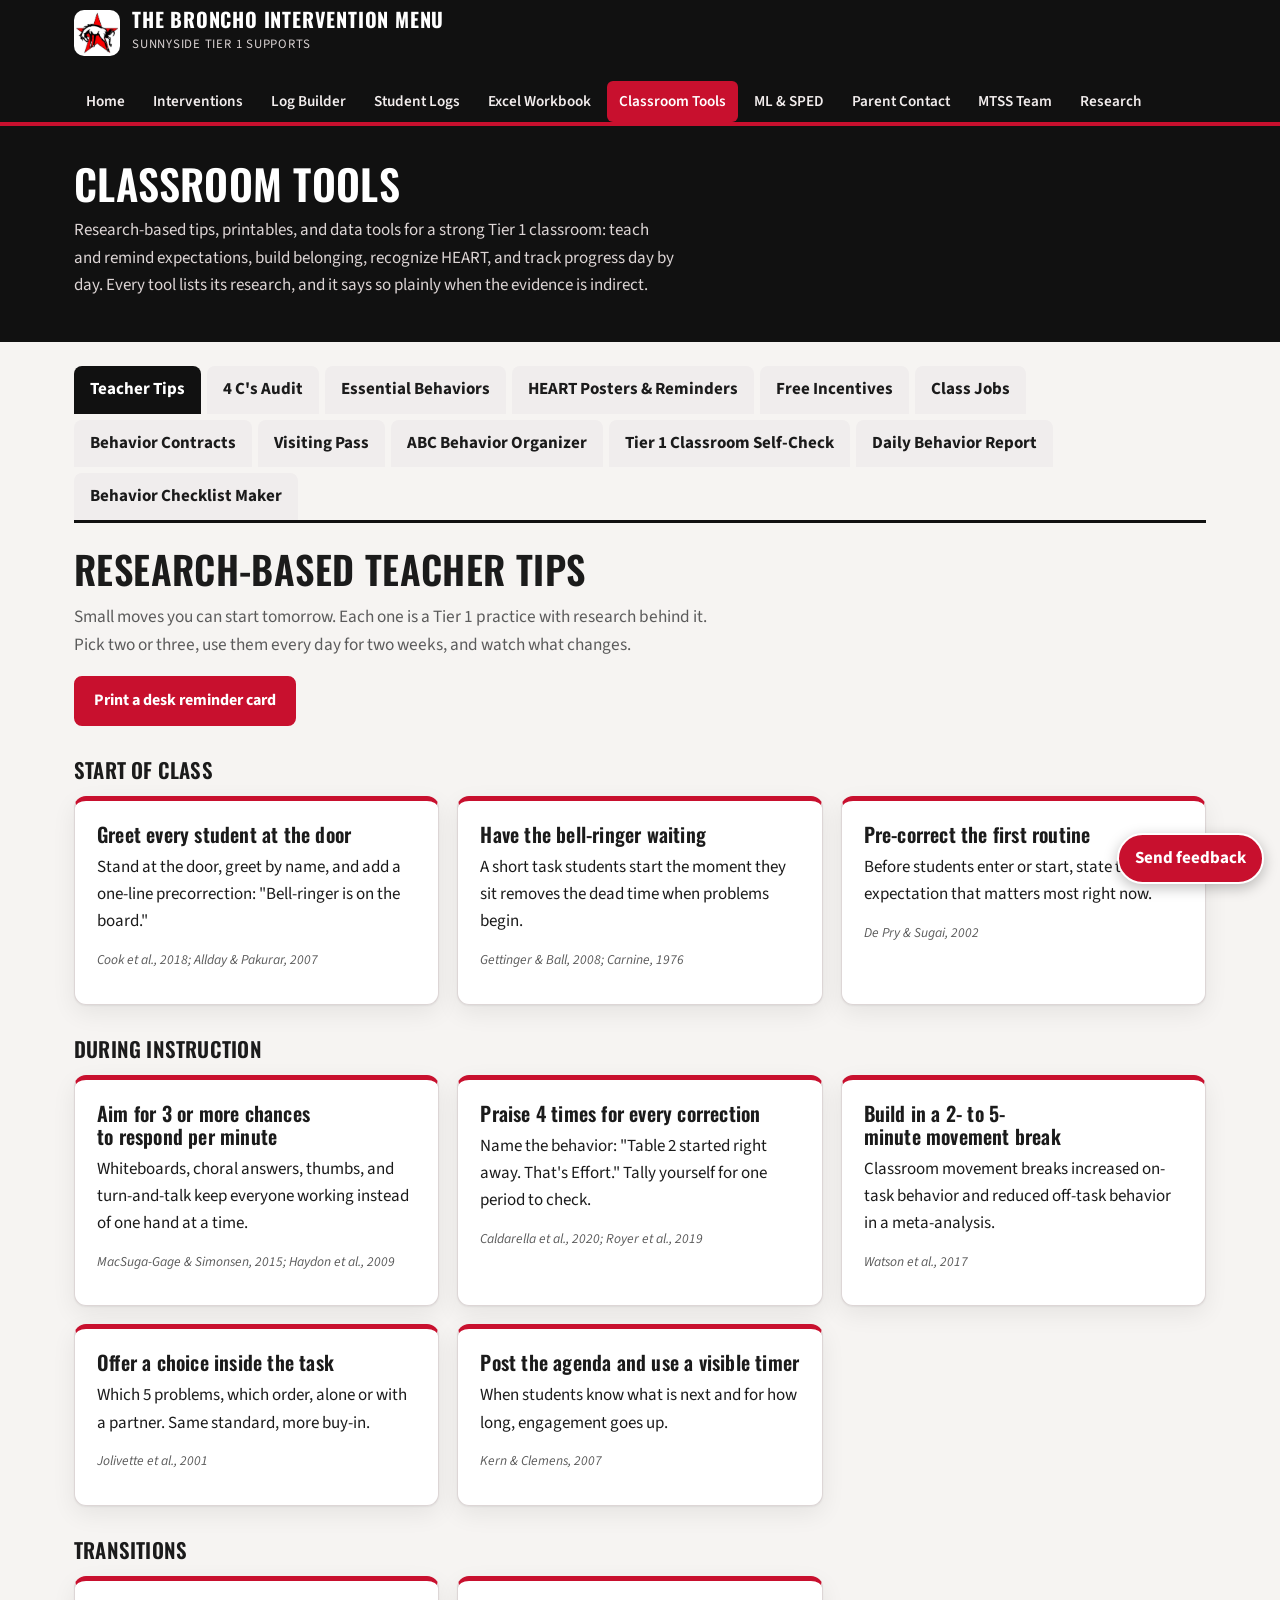
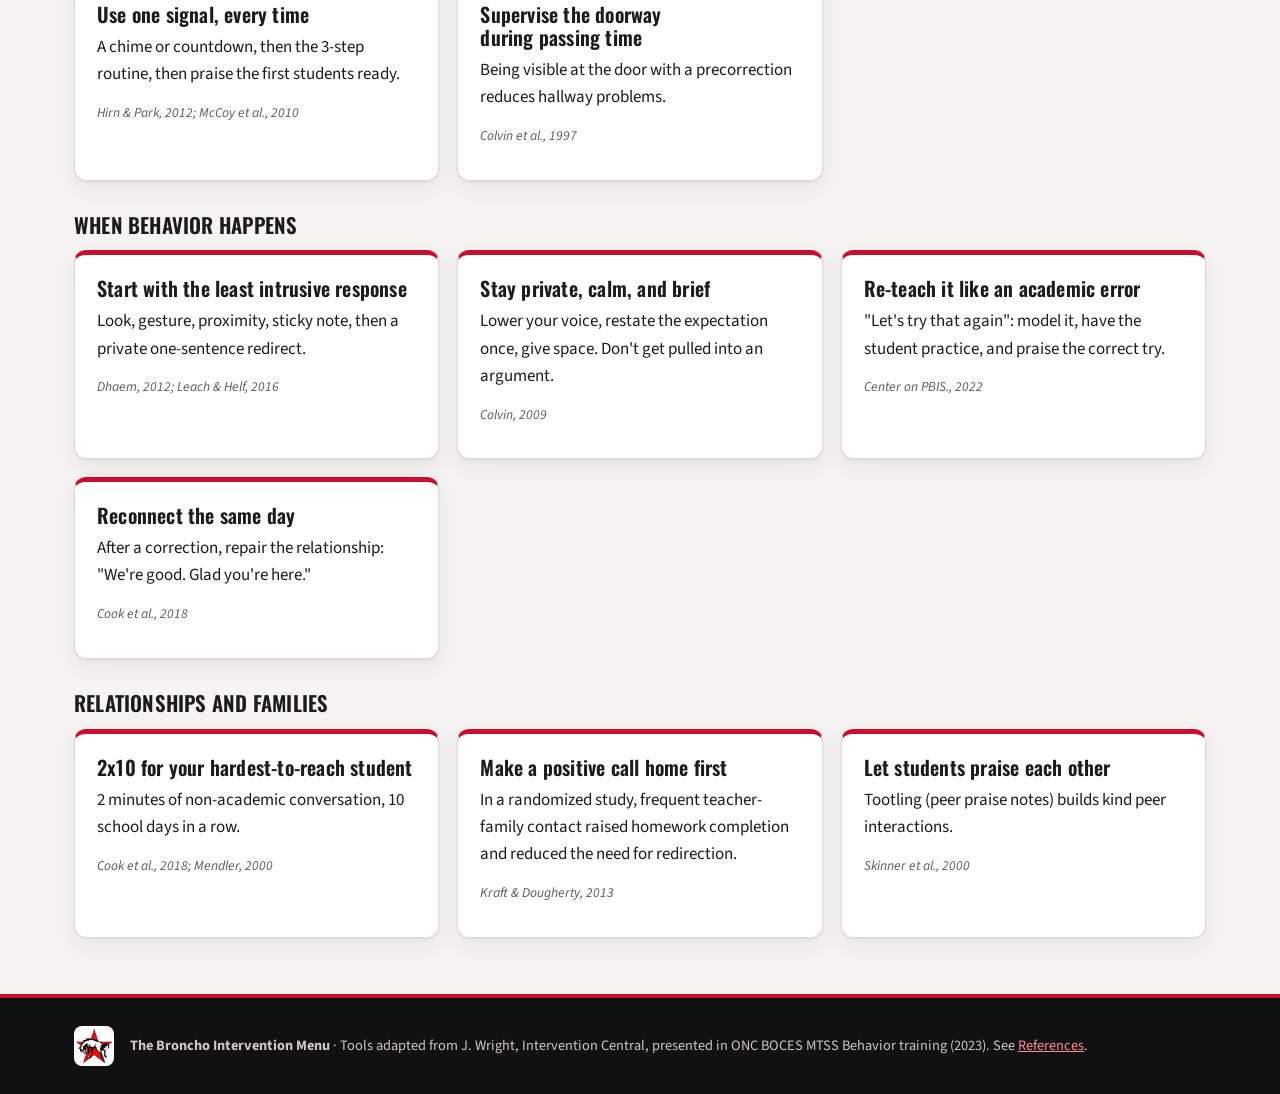
<file: tools.html>
<!doctype html>
<html lang="en">
<head>
<meta charset="utf-8">
<meta name="viewport" content="width=device-width, initial-scale=1">
<title>Classroom Tools | The Broncho Intervention Menu</title>
<meta name="description" content="ABC behavior organizer, Tier 1 classroom self-check, Daily Behavior Report, and behavior checklist maker.">
<link rel="icon" href="img/broncho-logo.png">
<link rel="preconnect" href="https://fonts.googleapis.com">
<link rel="preconnect" href="https://fonts.gstatic.com" crossorigin>
<link rel="stylesheet" href="https://fonts.googleapis.com/css2?family=Oswald:wght@500;600&family=Source+Sans+3:wght@400;600;700&display=swap">
<link rel="stylesheet" href="css/style.css?v=4f08491">
</head>
<body>
<a class="skip" href="#main">Skip to content</a>
<header class="top"><div class="wrap">
  <a class="brand" href="index.html"><img src="img/broncho-logo.png" alt=""><span><b>The Broncho Intervention Menu</b><small>Sunnyside Tier 1 Supports</small></span></a>
  <nav class="nav" aria-label="Main">
    <a href="index.html">Home</a>
    <a href="menu.html">Interventions</a>
    <a href="log.html">Log Builder</a>
    <a href="logs.html">Student Logs</a>
    <a href="excel.html">Excel Workbook</a>
    <a href="tools.html" aria-current="page">Classroom Tools</a>
    <a href="supports.html">ML &amp; SPED</a>
    <a href="parent.html">Parent Contact</a>
    <a href="mtss.html">MTSS Team</a>
    <a href="research.html">Research</a>
  </nav>
</div></header>

<div class="page-head"><div class="wrap">
  <h1>Classroom Tools</h1>
  <p>Research-based tips, printables, and data tools for a strong Tier 1 classroom: teach and remind expectations, build belonging, recognize HEART, and track progress day by day. Every tool lists its research, and it says so plainly when the evidence is indirect.</p>
</div></div>

<main id="main" class="wrap" style="padding-block:24px 56px">
  <div class="tabs no-print" role="tablist" aria-label="Tools">
    <button role="tab" type="button" data-tab="tips">Teacher Tips</button>
    <button role="tab" type="button" data-tab="fourc">4 C's Audit</button>
    <button role="tab" type="button" data-tab="essential">Essential Behaviors</button>
    <button role="tab" type="button" data-tab="posters">HEART Posters &amp; Reminders</button>
    <button role="tab" type="button" data-tab="incent">Free Incentives</button>
    <button role="tab" type="button" data-tab="jobs">Class Jobs</button>
    <button role="tab" type="button" data-tab="contract">Behavior Contracts</button>
    <button role="tab" type="button" data-tab="pass">Visiting Pass</button>
    <button role="tab" type="button" data-tab="abc">ABC Behavior Organizer</button>
    <button role="tab" type="button" data-tab="self">Tier 1 Classroom Self-Check</button>
    <button role="tab" type="button" data-tab="dbr">Daily Behavior Report</button>
    <button role="tab" type="button" data-tab="check">Behavior Checklist Maker</button>
  </div>

  <!-- TIPS -->
  <section class="tool" id="tool-tips" role="tabpanel">
    <div class="tool-intro">
      <h2 class="title">Research-Based Teacher Tips</h2>
      <p class="intro">Small moves you can start tomorrow. Each one is a Tier 1 practice with research behind it. Pick two or three, use them every day for two weeks, and watch what changes.</p>
      <button class="btn" type="button" id="tips-print">Print a desk reminder card</button>
    </div>
    <div id="tips-list"></div>
  </section>

  <!-- 4 C'S AUDIT -->
  <section class="tool" id="tool-fourc" role="tabpanel" hidden>
    <div class="tool-intro">
      <h2 class="title">The 4 C's: Tier 1 Classroom Audit</h2>
      <p class="intro">A strong Tier 1 behavior system rests on four C's: <b>Climate</b>, <b>Communication</b>, <b>Curriculum</b>, and <b>Culture</b>. Rate yourself honestly on each practice. Your results show the behaviors you may be seeing when a C needs work, and specific next steps. Strengthen these before deciding a student needs more than Tier 1. Your ratings stay private on this device.</p>
      <div class="cta no-print"><button class="btn ghost" type="button" id="fc-print">Print my results</button><button class="btn ghost" type="button" id="fc-reset">Clear my ratings</button></div>
      <div class="legend fc-scale" style="margin-top:14px"><div><b>1 &middot; Not yet</b>I rarely or never do this.</div><div><b>2 &middot; Beginning</b>I do this sometimes.</div><div><b>3 &middot; Most of the time</b>I do this most days.</div><div><b>4 &middot; Consistently</b>I do this every day, for every student.</div></div>
    </div>
    <div class="grid g2" style="align-items:start">
      <div id="fc-list"></div>
      <div class="panel sticky"><header><h2>Your 4 C's</h2></header><div class="body" id="fc-summary"></div></div>
    </div>
    <div id="fc-plan"></div>
  </section>

  <!-- ESSENTIAL BEHAVIORS -->
  <section class="tool" id="tool-essential" role="tabpanel" hidden>
    <div class="tool-intro">
      <h2 class="title">Essential Academic &amp; Social Behaviors</h2>
      <p class="intro">In <i>Behavior Solutions</i>, Hannigan, Djabrayan Hannigan, Mattos, and Buffum (2020) define behavior as two kinds of skills: <b>academic behaviors</b> (skill-based) and <b>social behaviors</b> (will-based). Both must be taught and reinforced at every tier, starting with Tier 1 prevention. Tier 1 begins by identifying the <b>essential</b> behaviors every student must learn and show, then teaching them like academic standards.</p>
      <ol class="flow" style="max-width:900px">
        <li><b>Rate each behavior below</b> for its impact on learning and how many students struggle with it. Do this as a team if you can.</li>
        <li><b>Focus on your top 3 academic and top 3 social behaviors.</b> Print them for your room or team.</li>
        <li><b>Plan a lesson for each one</b> and teach it like content: model, example and non-example, practice, feedback, and reinforcement. Re-teach after breaks.</li>
      </ol>
      <p class="hint">The behaviors and lesson content here are Sunnyside examples written for this site, organized around the book's framework. For the book's own tools, see the publisher's free reproducibles.</p>
    </div>
    <div class="grid g2" style="align-items:start">
      <div id="es-rate"></div>
      <div class="panel sticky"><header><h2>Your priorities</h2></header><div class="body" id="es-priority"></div></div>
    </div>
    <div class="panel" id="es-plan" hidden style="margin-top:20px"><header><h2 id="es-plan-title">Behavior lesson</h2><div class="filters"><button class="btn sm" type="button" id="es-plan-print">Print lesson plan</button><button class="btn ghost sm" type="button" id="es-plan-reset">Reset to suggested wording</button></div></header>
      <div class="body"><p class="hint">Suggested wording is filled in. Edit anything; your changes save on this device. Text in [brackets] needs your words.</p><div id="es-fields"></div></div></div>
  </section>

  <!-- POSTERS -->
  <section class="tool" id="tool-posters" role="tabpanel" hidden>
    <div class="tool-intro">
      <h2 class="title">Sunnyside Bronchos Have HEART</h2>
      <p class="intro">Posting positively stated expectations, and teaching what they look like in each setting, is a core Tier 1 practice (Center on PBIS, 2022; Simonsen et al., 2008). A poster only works when you teach it, point to it, and praise it. Click any cell below to adjust the wording for Sunnyside before printing; your edits stay on this device.</p>
      <div class="cta"><button class="btn" type="button" id="heart-print">Print HEART matrix poster</button><button class="btn dark" type="button" id="heart-print-values">Print HEART values poster</button><button class="btn ghost" type="button" id="heart-reset">Reset to original wording</button></div>
    </div>
    <div class="table-scroll" id="heart-edit" style="margin-top:16px"></div>

    <h2 class="title" style="margin-top:40px">The Broncho Shows You How</h2>
    <p class="intro">Students learn behavior the way they learn academics: by seeing it modeled, practicing, and getting feedback (Center on PBIS, 2022; Fairbanks et al., 2007). Use these animated Broncho posters to model each expectation, then have students act it out. Print one at a time or all eight on one page.</p>
    <button class="btn" type="button" id="pose-all">Print all eight on one page</button>
    <div class="pose-grid" id="pose-grid"></div>

    <h2 class="title" style="margin-top:40px">Student Reminder Posters</h2>
    <p class="intro">Visual prompts for routines students use every day. Teach each routine first, then point to the poster as a quick prompt instead of a verbal reminder (Kern &amp; Clemens, 2007).</p>
    <div class="grid g3" id="reminders"></div>
  </section>

  <!-- INCENTIVES -->
  <section class="tool" id="tool-incent" role="tabpanel" hidden>
    <div class="tool-intro">
      <h2 class="title">Free Incentives</h2>
      <p class="intro">Recognition makes expected behavior worth repeating. Free rewards work as well as purchased ones when they are tied to a specific HEART behavior, given right away, paired with praise, and chosen from a menu. Start rich, then fade to praise and occasional surprises.</p>
    </div>
    <div class="grid g3" id="inc-research"></div>
    <div class="alert black" style="margin-top:18px"><p><b>Make it work:</b> name the HEART behavior every time you give a Broncho Buck ("You started right away. That's Effort."). Make rewards earnable by every student. Never take away a Buck that was already earned. Rotate the menu so it stays motivating, and gradually give rewards less often as the behavior becomes a habit (Kazdin, 2013).</p></div>
    <h3 class="subhead">Using Broncho Bucks</h3>
    <p>Broncho Bucks are Sunnyside's school-wide reward, so use the Broncho Bucks Sunnyside already provides. They work best when every Buck is paired with specific praise for a HEART behavior. The Daily Behavior Report on this page can set a daily Broncho Bucks goal for an individual student.</p>
    <div class="cta"><button class="btn dark" type="button" id="inc-menu-print">Print a classroom reward menu</button></div>
    <h3 class="subhead">Free incentive ideas</h3>
    <div class="grid g3" id="inc-menu"></div>
    <h3 class="subhead">More printables</h3>
    <div class="cta"><button class="btn" type="button" id="inc-note">Positive notes home (3 per page)</button><button class="btn" type="button" id="inc-mystery">Mystery Motivator chart</button><button class="btn" type="button" id="inc-punch">HEART punch cards (8 per page)</button></div>
  </section>

  <!-- JOBS -->
  <section class="tool" id="tool-jobs" role="tabpanel" hidden>
    <div class="tool-intro">
      <h2 class="title">Class Jobs That Build Belonging</h2>
      <p class="intro">Class jobs give every student a real role, a reason to move, and a positive way to get attention. <b>Evidence note:</b> we did not find rigorous studies of classroom jobs alone. This structure is based on related research: teacher support and positive roles predict school belonging (Allen et al., 2018), and matching supports to why a behavior happens works better than one-size-fits-all (Gable et al., 2009).</p>
    </div>
    <div class="grid g2" style="align-items:start">
      <div class="panel"><header><h2>How to run class jobs</h2></header><div class="body"><ol class="flow">
        <li><b>Give real responsibility.</b> Sixth graders care about being respected and trusted. Use grown-up titles, let students apply for jobs, and let them do the job without being micromanaged (Yeager, Dahl, &amp; Dweck, 2018).</li>
        <li><b>Every student has a job.</b> Belonging means everyone contributes. Share a job between two students if needed.</li>
        <li><b>Teach each job like a routine.</b> Model it, practice it, and post the job card with its steps.</li>
        <li><b>Rotate weekly.</b> Change jobs every Monday and log it, so every student gets every type of role.</li>
        <li><b>Match jobs on purpose.</b> A student who seeks attention may thrive as Discussion Leader or Brain Break Leader. A student who needs movement can be Messenger or Materials Manager. A student who struggles with peers may grow as Welcome Ambassador. These are healthy ways to meet the same need.</li>
        <li><b>Praise the job, not just the student.</b> "Thanks for having the materials ready before the bell. That's Teamwork."</li>
        <li><b>Never remove a job as punishment.</b> The job is part of the support plan. If a job isn't going well, re-teach it.</li>
      </ol></div></div>
      <div class="panel"><header><h2>Choose your jobs</h2></header><div class="body">
        <label class="f" for="job-class">Class / period (optional)</label><input type="text" id="job-class" placeholder="e.g., Period 3 Science">
        <div id="jobs-list" style="margin-top:10px;max-height:420px;overflow:auto"></div>
        <div class="cta" style="margin-top:12px"><button class="btn" type="button" id="job-chart">Print job chart</button><button class="btn" type="button" id="job-cards">Print job cards</button><button class="btn dark" type="button" id="job-app">Print job applications</button><button class="btn ghost" type="button" id="job-log">Print rotation log</button></div>
      </div></div>
    </div>
  </section>

  <!-- CONTRACTS -->
  <section class="tool" id="tool-contract" role="tabpanel" hidden>
    <div class="tool-intro">
      <h2 class="title">Behavior Contracts</h2>
      <p class="intro">A meta-analysis of 18 studies found behavior contracts had moderate positive effects on behavior, along with benefits for academic outcomes (Bowman-Perrott et al., 2015). A good contract is <b>positive</b> (what the student will do), <b>specific</b> (observable), <b>short</b> (1 to 2 weeks), <b>achievable</b> (start where the student can succeed), and <b>shared</b> (the teacher commits too). Start with a whole-class agreement; use an individual contract for a student who needs more.</p>
    </div>
    <div class="grid g2" style="align-items:start">
      <div class="panel"><header><h2>Class agreement</h2><button class="btn ghost sm" type="button" id="ca-example">Load example</button></header><div class="body">
        <p class="hint">Write it with your students during the first week, then have everyone sign it. One item per line.</p>
        <label class="f" for="ca-class">Class / period</label><input type="text" id="ca-class" placeholder="e.g., Period 2 ELA">
        <label class="f" for="ca-goals">Our goals for this year</label><textarea id="ca-goals"></textarea>
        <label class="f" for="ca-we">To reach our goals, we agree to</label><textarea id="ca-we"></textarea>
        <label class="f" for="ca-teacher">Our teacher agrees to</label><textarea id="ca-teacher"></textarea>
        <label class="f" for="ca-repair">When someone makes a mistake, we will</label><textarea id="ca-repair"></textarea>
        <button class="btn" type="button" id="ca-print" style="margin-top:12px">Print class agreement</button>
      </div></div>
      <div class="panel"><header><h2>Individual student contract</h2></header><div class="body">
        <div class="row2"><div><label class="f" for="sc-student">Student</label><input type="text" id="sc-student"></div><div><label class="f" for="sc-teacher">Teacher</label><input type="text" id="sc-teacher"></div></div>
        <div class="row2"><div><label class="f" for="sc-start">Start date</label><input type="text" id="sc-start" placeholder="e.g., 11/3"></div><div><label class="f" for="sc-review">Review date</label><input type="text" id="sc-review" placeholder="e.g., 11/14"></div></div>
        <label class="f" for="sc-goal">Goal (positive and observable)</label><input type="text" id="sc-goal" placeholder="e.g., I will start my work within 2 minutes of directions.">
        <label class="f" for="sc-measure">How we will measure it</label><input type="text" id="sc-measure" placeholder="e.g., a &#10003; on the Daily Behavior Report on 4 of 5 days">
        <label class="f" for="sc-student-do">The student will</label><input type="text" id="sc-student-do" placeholder="e.g., Use my stuck steps and help card">
        <label class="f" for="sc-teacher-do">The teacher will help by</label><input type="text" id="sc-teacher-do" placeholder="e.g., Checking in after directions and chunking long tasks">
        <label class="f" for="sc-reward">Reward the student chose</label><input type="text" id="sc-reward" placeholder="e.g., Lunch with the teacher and a friend">
        <label class="f" for="sc-support">If it gets hard, the student can</label><input type="text" id="sc-support" placeholder="e.g., Use the break card for 3 minutes">
        <button class="btn" type="button" id="sc-print" style="margin-top:12px">Print student contract</button>
      </div></div>
    </div>
  </section>

  <!-- VISITING PASS -->
  <section class="tool" id="tool-pass" role="tabpanel" hidden>
    <div class="tool-intro">
      <h2 class="title">Visiting Pass (Buddy Classroom)</h2>
      <p class="intro">A buddy classroom is a planned, short reset in a partner teacher's room. It is a calm-down support, not a punishment or a removal to the office. <b>Evidence note:</b> buddy rooms come from practitioner guidance (Responsive Classroom, n.d.), and we did not find studies of buddy rooms specifically. The rules below apply research on classroom removals, re-entry, and escape-motivated behavior.</p>
    </div>
    <div class="grid g2" style="align-items:start">
      <div class="panel"><header><h2>Rules for using it well</h2></header><div class="body"><ul class="check">
        <li><b>Plan it ahead.</b> Agree with a partner teacher, ideally in a nearby room with a different grade or class.</li>
        <li><b>Teach the routine first.</b> Students practice going, sitting in the reset spot, and returning before they ever need it.</li>
        <li><b>Keep it short.</b> 10 minutes or less, with a timer. The student brings work or the reflection sheet.</li>
        <li><b>Keep it calm.</b> The receiving teacher welcomes the student quietly and does not lecture.</li>
        <li><b>Hold a re-entry conference.</b> Reconnect, talk about the trigger, and agree on a plan (Fields, 2004).</li>
        <li><b>Document every visit.</b> Log the time out and the time back as an INTERVENTION entry (Wright, 2018).</li>
        <li><b>Watch for escape.</b> If a student asks to go mostly to avoid work, check the work level, chunk the task, or use a break card in your room instead (Waller &amp; Higbee, 2010).</li>
        <li><b>Not for Level 3 or 4.</b> Unsafe behavior or an office referral goes to an administrator, not a buddy room.</li>
      </ul></div></div>
      <div class="panel"><header><h2>Fill in the pass</h2></header><div class="body">
        <p class="hint">Leave fields blank to print a stack of blank passes.</p>
        <label class="f" for="vp-student">Student</label><input type="text" id="vp-student">
        <div class="row2"><div><label class="f" for="vp-from">Sending teacher</label><input type="text" id="vp-from"></div><div><label class="f" for="vp-fromroom">Room</label><input type="text" id="vp-fromroom"></div></div>
        <div class="row2"><div><label class="f" for="vp-to">Buddy teacher</label><input type="text" id="vp-to"></div><div><label class="f" for="vp-toroom">Room</label><input type="text" id="vp-toroom"></div></div>
        <label class="f" for="vp-mins">Maximum minutes</label><input type="number" id="vp-mins" value="10" min="3" max="15">
        <button class="btn" type="button" id="vp-print" style="margin-top:12px">Print passes and reflection sheets</button>
      </div></div>
    </div>
    <h3 class="subhead">Preview</h3>
    <div class="sheet-preview" id="vp-preview"></div>
  </section>

  <!-- ABC -->
  <section class="tool" id="tool-abc" role="tabpanel" hidden>
    <div class="tool-intro">
      <h2 class="title">ABC Behavior Statement Organizer</h2>
      <p class="intro">Behavior happens for a reason. Describe the <b>A</b>ntecedent (what is happening right before), the <b>B</b>ehavior, and the <b>C</b>onsequence (what usually happens right after). The most frequent outcome is often the pay-off that keeps the behavior going (Packenham, Shute, &amp; Reid, 2004).</p>
    </div>
    <div class="grid g3 abc-cols">
      <div class="panel"><header><h2>A &middot; Antecedent</h2></header><div class="body"><p class="hint">Pick the 1 or 2 activities where the behavior is worst.</p><div id="abc-a"></div></div></div>
      <div class="panel"><header><h2>B &middot; Behavior</h2></header><div class="body"><p class="hint">Pick no more than 2 or 3 behaviors.</p><div id="abc-b"></div></div></div>
      <div class="panel"><header><h2>C &middot; Consequence</h2></header><div class="body"><p class="hint">Click to rank by how often it happens: 1 = most often. Click again to remove.</p><div id="abc-c"></div></div></div>
    </div>
    <div class="grid g2" style="margin-top:20px;align-items:start">
      <div class="panel"><header><h2>Your behavior statement</h2></header><div class="body">
        <label class="f" for="abc-student">Student (initials or ID)</label><input type="text" id="abc-student" placeholder="e.g., J.M.">
        <div class="output" id="abc-out" style="margin-top:12px;min-height:90px"></div>
        <div class="cta" style="margin-top:12px"><button class="btn" type="button" id="abc-copy">Copy as INFORMATION log</button><button class="btn ghost" type="button" id="abc-clear">Clear</button></div>
      </div></div>
      <div class="panel"><header><h2>Likely function</h2></header><div class="body" id="abc-fn"></div></div>
    </div>
  </section>

  <!-- SELF CHECK -->
  <section class="tool" id="tool-self" role="tabpanel" hidden>
    <div class="tool-intro">
      <h2 class="title">Tier 1 Classroom Self-Check</h2>
      <p class="intro">Well-managed classrooms rest on five foundations: taught expectations, motivating instruction, group management, relationships, and flexible individual management. Rate your classroom honestly. Before deciding a student needs Tier 2, make sure these Tier 1 practices are in place. Your ratings stay on this device.</p>
    </div>
    <div class="grid g2" style="align-items:start">
      <div id="self-list"></div>
      <div class="panel sticky"><header><h2>Your results</h2><button class="btn ghost sm no-print" type="button" id="self-print">Print</button></header><div class="body" id="self-out"></div></div>
    </div>
  </section>

  <!-- DBR -->
  <section class="tool" id="tool-dbr" role="tabpanel" hidden>
    <div class="tool-intro no-print">
      <h2 class="title">Daily Behavior Report</h2>
      <p class="intro">A Daily Behavior Report is a quick, reliable way to show whether an intervention is working (Chafouleas, Riley-Tillman, &amp; Sugai, 2007). Mark each behavior with a <b>&#10003;</b> (the student showed it) or an <b>&#10007;</b> (not yet) at the same time each day for 2 to 4 weeks. To keep marks consistent, decide in advance what earns a &#10003;: the student did it about as well as a typical classmate.</p>
    </div>
    <div class="grid g2 no-print" style="align-items:start">
      <div class="panel"><header><h2>Set up the report</h2></header><div class="body">
        <div class="row2">
          <div><label class="f" for="dbr-student">Student</label><input type="text" id="dbr-student" placeholder="Initials or ID"></div>
          <div><label class="f" for="dbr-grade">Grade</label><input type="text" id="dbr-grade" placeholder="5 or 6"></div>
        </div>
        <div class="row2">
          <div><label class="f" for="dbr-rater">Completed by</label><input type="text" id="dbr-rater" placeholder="Teacher name"></div>
          <div><label class="f" for="dbr-week">Week of (Monday)</label><input type="date" id="dbr-week"></div>
        </div>
        <label class="f" for="dbr-int">Intervention being monitored</label>
        <select id="dbr-int"><option value="">Choose...</option></select>
        <label class="f" for="dbr-struggle">What is the student struggling with?</label>
        <select id="dbr-struggle"></select>
        <p class="hint">Choosing a struggle fills in recommended replacement behaviors to rate: what you want to see instead.</p>
        <label class="f">Behaviors to rate</label>
        <div id="dbr-items"></div>
        <label class="f" for="dbr-extra">Optional behavior (positively stated goal)</label>
        <input type="text" id="dbr-extra" placeholder="e.g., The student used the break card instead of leaving the room.">
        <fieldset style="margin-top:12px"><legend>Broncho Bucks</legend>
          <label class="opt" style="padding-left:0"><input type="checkbox" id="dbr-bucks" checked><span>Student earns 1 Broncho Buck for each &#10003;</span></label>
          <div class="row2"><div><label class="f" for="dbr-goal">Weekly goal (% of &#10003;)</label><input type="number" id="dbr-goal" value="80" min="10" max="100" step="5"></div>
          <div><label class="opt" style="padding-left:0;margin-top:34px"><input type="checkbox" id="dbr-bonus" checked><span>Bonus Buck for an all-&#10003; day</span></label></div></div>
          <p class="hint">Set the weekly goal where the student can succeed at first, then raise it. Pairing points for meeting a goal with praise is supported by token economy research (Maggin et al., 2011).</p>
        </fieldset>
        <label class="opt" style="padding-left:0;margin-top:8px"><input type="checkbox" id="dbr-hw" checked><span>Include classwork/homework turned in</span></label>
        <label class="opt" style="padding-left:0"><input type="checkbox" id="dbr-parent" checked><span>Include parent sign-off line</span></label>
        <button class="btn" type="button" id="dbr-print" style="margin-top:12px">Print Daily Behavior Report</button>
      </div></div>
      <div class="panel"><header><h2>Preview</h2></header><div class="body"><div class="sheet-preview" id="dbr-sheet"></div></div></div>
    </div>
    <div class="panel no-print" style="margin-top:20px"><header><h2>Track daily results</h2></header><div class="body">
      <p class="hint">Enter the student's checks each day. The graph and decision rule show whether the intervention is working: give each intervention 2 to 3 weeks (at least 10 school days), and bring the data to the MTSS team after 3 intervention periods without adequate response (Sunnyside MTSS process; Kratochwill et al., 2013).</p>
      <div class="row2" style="max-width:560px;align-items:end"><div><label class="f" for="trk-student">Student (initials or ID)</label><input type="text" id="trk-student" list="trk-list" placeholder="e.g., A.B."><datalist id="trk-list"></datalist></div>
      <div><button class="btn" type="button" id="trk-open">Start or open</button></div></div>
      <div id="trk-body" style="margin-top:14px"></div>
    </div></div>
  </section>

  <!-- CHECKLIST -->
  <section class="tool" id="tool-check" role="tabpanel" hidden>
    <div class="tool-intro no-print">
      <h2 class="title">Behavior Checklist Maker</h2>
      <p class="intro">Positive behaviors must be taught. Break a goal behavior into small, observable steps (a task analysis), then teach it in four stages: <b>show them</b>, <b>watch and praise them</b>, <b>practice</b>, and <b>prompt it across settings</b> (Kazdin, 2013). Students can use the printed card to self-monitor (Bruhn, McDaniel, &amp; Kreigh, 2015).</p>
    </div>
    <div class="grid g2 no-print" style="align-items:start">
      <div class="panel"><header><h2>Build the checklist</h2><button class="btn ghost sm" type="button" id="ck-example">Load example</button></header><div class="body">
        <label class="f" for="ck-student">Student (optional)</label><input type="text" id="ck-student" placeholder="Name or leave blank for the whole class">
        <label class="f" for="ck-goal">Goal behavior</label><input type="text" id="ck-goal" placeholder="e.g., I complete my in-class writing assignment.">
        <label class="f" for="ck-steps">Steps (one per line)</label>
        <textarea id="ck-steps" style="min-height:180px" placeholder="I read the directions.&#10;I write my first sentence within 2 minutes.&#10;If I'm stuck, I use the help card."></textarea>
        <label class="opt" style="padding-left:0;margin-top:8px"><input type="checkbox" id="ck-days" checked><span>Add Monday-Friday check boxes</span></label>
        <button class="btn" type="button" id="ck-print" style="margin-top:12px">Print checklist</button>
      </div></div>
      <div class="panel"><header><h2>Preview</h2></header><div class="body"><div class="sheet-preview" id="ck-sheet"></div></div></div>
    </div>
  </section>
  <div class="print-only" id="print-area"></div>
</main>

<footer class="foot"><div class="wrap">
  <img src="img/broncho-logo.png" alt="">
  <div><b>The Broncho Intervention Menu</b> &middot; Tools adapted from J. Wright, Intervention Central, presented in ONC BOCES MTSS Behavior training (2023). See <a href="research.html">References</a>.</div>
</div></footer>

<script src="js/data.js?v=4f08491"></script>
<script src="js/tools-data.js?v=4f08491"></script>
<script src="js/tools-data2.js?v=4f08491"></script>
<script src="js/app.js?v=4f08491"></script>
<script src="js/tools.js?v=4f08491"></script>
<script src="js/dbrtrack.js?v=4f08491"></script>
<script src="js/fourc-data.js?v=4f08491"></script>
<script src="js/tools2.js?v=4f08491"></script>
<script src="js/fourc.js?v=4f08491"></script>
<script src="js/essential-data.js?v=4f08491"></script>
<script src="js/essential.js?v=4f08491"></script>
<script src="js/feedback.js?v=4f08491"></script>
</body>
</html>
</file>
<file: css/style.css>
:root {
  --red: #c8102e;
  --red-dark: #9b0c23;
  --red-soft: #fbe9ec;
  --black: #111111;
  --ink: #1b1b1b;
  --muted: #5b5b5b;
  --bg: #f6f4f2;
  --surface: #ffffff;
  --surface2: #f0eded;
  --line: #ddd6d6;
  --ok: #1f7a46;
  --ok-soft: #e6f4ec;
  --warn: #9a5b00;
  --warn-soft: #fff4dc;
  --on-dark: #ffffff;
  --shadow: 0 1px 2px rgba(0,0,0,.06), 0 8px 24px rgba(0,0,0,.07);
  --display: "Oswald", "Arial Narrow", system-ui, sans-serif;
  --body: "Source Sans 3", system-ui, -apple-system, "Segoe UI", Roboto, sans-serif;
  --c-prevent: #c8102e; --c-teach: #111111; --c-reinforce: #1f7a46; --c-respond: #6b4ea3;
}
@media (prefers-color-scheme: dark) {
  :root:not([data-theme="light"]) {
    color-scheme: dark;
    --red: #ff4d63; --red-dark: #e23a52; --red-soft: #3a1219;
    --ink: #f1eeee; --muted: #b4acac; --bg: #121010; --surface: #1c1a1a; --surface2: #262222; --line: #3a3434;
    --ok: #4cc485; --ok-soft: #13301f; --warn: #f0b44c; --warn-soft: #33270f;
    --shadow: 0 1px 2px rgba(0,0,0,.4), 0 8px 24px rgba(0,0,0,.35);
    --c-prevent: #ff4d63; --c-teach: #e9e4e4; --c-reinforce: #4cc485; --c-respond: #b39ae8;
  }
}
:root[data-theme="dark"] {
  color-scheme: dark;
  --red: #ff4d63; --red-dark: #e23a52; --red-soft: #3a1219;
  --ink: #f1eeee; --muted: #b4acac; --bg: #121010; --surface: #1c1a1a; --surface2: #262222; --line: #3a3434;
  --ok: #4cc485; --ok-soft: #13301f; --warn: #f0b44c; --warn-soft: #33270f;
  --shadow: 0 1px 2px rgba(0,0,0,.4), 0 8px 24px rgba(0,0,0,.35);
  --c-prevent: #ff4d63; --c-teach: #e9e4e4; --c-reinforce: #4cc485; --c-respond: #b39ae8;
}

* { box-sizing: border-box; }
html, body { margin: 0; }
body { background: var(--bg); color: var(--ink); font-family: var(--body); font-size: 17px; line-height: 1.6; }
h1, h2, h3, h4 { font-family: var(--display); font-weight: 600; line-height: 1.15; letter-spacing: .01em; margin: 0; text-wrap: balance; }
p { margin: 0 0 .8em; }
a { color: var(--red); }
button, input, select, textarea { font: inherit; color: inherit; }
:focus-visible { outline: 3px solid var(--red); outline-offset: 2px; }
[hidden] { display: none !important; }
.wrap { max-width: 1180px; margin: 0 auto; padding-inline: 24px; }
@media (max-width: 520px) { .wrap { padding-inline: 16px; } }
.skip { position: absolute; left: -999px; top: 0; background: var(--red); color: #fff; padding: 8px 12px; z-index: 99; }
.skip:focus { left: 8px; }

/* ---------- header ---------- */
.top { background: var(--black); color: var(--on-dark); border-bottom: 4px solid var(--red); position: sticky; top: 0; z-index: 30; }
.top .wrap { display: flex; align-items: center; gap: 16px; min-height: 68px; flex-wrap: wrap; }
.brand { display: flex; align-items: center; gap: 12px; text-decoration: none; color: inherit; margin-right: auto; padding-block: 8px; }
.brand img { width: 46px; height: 46px; border-radius: 10px; background: #fff; padding: 2px; }
.brand b { font-family: var(--display); font-size: 1.25rem; letter-spacing: .04em; text-transform: uppercase; display: block; line-height: 1.1; }
.brand small { color: #d9d2d2; font-size: .8rem; letter-spacing: .06em; text-transform: uppercase; }
.nav { display: flex; gap: 4px; flex-wrap: wrap; }
.nav a { color: #f2eded; text-decoration: none; font-weight: 600; padding: 8px 12px; border-radius: 6px; font-size: .95rem; }
.nav a:hover { background: #2a2a2a; }
.nav a[aria-current="page"] { background: var(--red); color: #fff; }
@media (max-width: 760px) { .nav { width: 100%; padding-bottom: 8px; } .nav a { padding: 6px 10px; font-size: .9rem; } }

/* ---------- hero ---------- */
.hero { background: radial-gradient(1200px 400px at 85% -10%, rgba(200,16,46,.55), transparent 60%), var(--black); color: var(--on-dark); padding: 56px 0 64px; position: relative; overflow: hidden; }
.hero .wrap { display: grid; grid-template-columns: 1.4fr 1fr; gap: 40px; align-items: center; }
.hero h1 { font-size: clamp(2.2rem, 5vw, 3.6rem); text-transform: uppercase; letter-spacing: .02em; }
.hero h1 span { color: #ff5a6e; }
.hero .kicker { font-family: var(--display); text-transform: uppercase; letter-spacing: .18em; color: #ff8a98; font-size: .9rem; margin-bottom: 12px; }
.hero p.lead { font-size: 1.2rem; color: #e9e3e3; max-width: 62ch; margin-top: 16px; }
.hero .logo-big { justify-self: center; width: min(320px, 70vw); aspect-ratio: 1; border-radius: 28px; background: #fff; padding: 14px; box-shadow: 0 0 0 6px var(--red), 0 20px 60px rgba(0,0,0,.5); }
.hero .logo-big img { width: 100%; height: 100%; object-fit: contain; }
.values { display: flex; gap: 8px; flex-wrap: wrap; margin-top: 22px; }
.values span { border: 1px solid #ff5a6e; color: #fff; border-radius: 999px; padding: 4px 14px; font-family: var(--display); letter-spacing: .08em; text-transform: uppercase; font-size: .85rem; }
.values span b { color: #ff5a6e; }
.cta { display: flex; gap: 12px; flex-wrap: wrap; margin-top: 28px; }
@media (max-width: 860px) { .hero .wrap { grid-template-columns: 1fr; } .hero .logo-big { order: -1; width: 180px; padding: 10px; } }

/* ---------- buttons ---------- */
.btn { display: inline-flex; align-items: center; gap: 8px; border: 2px solid var(--red); background: var(--red); color: #fff; padding: 10px 18px; border-radius: 8px; font-weight: 700; text-decoration: none; cursor: pointer; font-size: 1rem; }
.btn:hover { background: var(--red-dark); border-color: var(--red-dark); }
.btn.ghost { background: transparent; color: var(--ink); border-color: var(--line); }
.btn.ghost:hover { border-color: var(--red); color: var(--red); background: transparent; }
.hero .btn.ghost { color: #fff; border-color: #fff; }
.hero .btn.ghost:hover { background: #fff; color: var(--black); }
.btn.sm { padding: 6px 12px; font-size: .9rem; }
.btn.dark { background: var(--black); border-color: var(--black); }
:root[data-theme="dark"] .btn.dark { background: #333; border-color: #333; }

/* ---------- sections ---------- */
section.band { padding: 56px 0; }
section.band.alt { background: var(--surface); border-block: 1px solid var(--line); }
section.band.dark { background: var(--black); color: var(--on-dark); }
.eyebrow { font-family: var(--display); text-transform: uppercase; letter-spacing: .16em; color: var(--red); font-size: .85rem; margin-bottom: 8px; }
.band.dark .eyebrow { color: #ff8a98; }
h2.title { font-size: clamp(1.7rem, 3.4vw, 2.4rem); text-transform: uppercase; margin-bottom: 12px; }
.intro { color: var(--muted); max-width: 72ch; font-size: 1.08rem; margin-bottom: 28px; }
.band.dark .intro { color: #d6cfcf; }
.grid { display: grid; gap: 18px; }
.g2 { grid-template-columns: repeat(2, minmax(0, 1fr)); }
.g3 { grid-template-columns: repeat(3, minmax(0, 1fr)); }
.g4 { grid-template-columns: repeat(4, minmax(0, 1fr)); }
@media (max-width: 960px) { .g4 { grid-template-columns: repeat(2, minmax(0, 1fr)); } .g3 { grid-template-columns: 1fr 1fr; } }
@media (max-width: 640px) { .g2, .g3, .g4 { grid-template-columns: 1fr; } }
.card { background: var(--surface); border: 1px solid var(--line); border-radius: 12px; padding: 22px; box-shadow: var(--shadow); }
.card h3 { font-size: 1.25rem; margin-bottom: 8px; }
.card.red-top { border-top: 5px solid var(--red); }
.band.dark .card { background: #1d1d1d; border-color: #333; color: #eee; }
.cite { font-size: .85rem; color: var(--muted); font-style: italic; }
.band.dark .cite { color: #bdb4b4; }
.stat { font-family: var(--display); font-size: 2.6rem; color: var(--red); line-height: 1; }

/* problem cards */
.problem { display: grid; grid-template-columns: 52px 1fr; gap: 14px; }
.problem .num { width: 52px; height: 52px; border-radius: 50%; background: var(--red); color: #fff; display: grid; place-items: center; font-family: var(--display); font-size: 1.5rem; }
.problem h3 { margin-bottom: 4px; }
.problem .fix { margin-top: 10px; border-left: 3px solid var(--red); padding-left: 12px; font-size: .97rem; }

/* tier pyramid */
.tiers { display: grid; grid-template-columns: 1fr 1.2fr; gap: 32px; align-items: center; }
@media (max-width: 820px) { .tiers { grid-template-columns: 1fr; } }
.pyramid { display: grid; gap: 6px; justify-items: center; }
.pyramid div { color: #fff; text-align: center; padding: 14px 10px; font-family: var(--display); text-transform: uppercase; letter-spacing: .06em; clip-path: polygon(8% 0, 92% 0, 100% 100%, 0 100%); }
.pyramid .t3 { width: 40%; background: #111; clip-path: polygon(50% 0, 50% 0, 100% 100%, 0 100%); padding-top: 34px; }
.pyramid .t2 { width: 68%; background: #5e5e5e; }
.pyramid .t1 { width: 100%; background: var(--red); padding: 22px 10px; }
:root[data-theme="dark"] .pyramid .t3 { background: #444; }
.pyramid small { display: block; font-family: var(--body); text-transform: none; letter-spacing: 0; font-size: .85rem; opacity: .9; }

/* intervention vs consequence */
.vs { display: grid; grid-template-columns: 1fr auto 1fr; gap: 18px; align-items: stretch; }
.vs .mid { display: grid; place-items: center; font-family: var(--display); font-size: 1.6rem; color: var(--red); }
@media (max-width: 760px) { .vs { grid-template-columns: 1fr; } .vs .mid { padding: 0; } }
.vs .card.int { border: 2px solid var(--ok); }
.vs .card.con { border: 2px solid var(--red); }
.vs h3 { display: flex; align-items: center; gap: 8px; }
.pill { display: inline-block; font-size: .75rem; font-weight: 700; text-transform: uppercase; letter-spacing: .06em; padding: 2px 9px; border-radius: 999px; }
.pill.ok { background: var(--ok-soft); color: var(--ok); }
.pill.no { background: var(--red-soft); color: var(--red); }
.pill.m { background: var(--black); color: #fff; }
:root[data-theme="dark"] .pill.m { background: #eee; color: #111; }
@media (prefers-color-scheme: dark) { :root:not([data-theme="light"]) .pill.m { background: #eee; color: #111; } }
ul.check { list-style: none; padding: 0; margin: 0; }
ul.check li { padding-left: 26px; position: relative; margin-bottom: 6px; }
ul.check li::before { content: "\2713"; position: absolute; left: 0; color: var(--ok); font-weight: 700; }
ul.x li::before { content: "\2715"; color: var(--red); }

/* matrix table */
.matrix { width: 100%; border-collapse: separate; border-spacing: 0; background: var(--surface); border-radius: 12px; overflow: hidden; box-shadow: var(--shadow); font-size: .95rem; }
.matrix th, .matrix td { padding: 12px 14px; vertical-align: top; border-bottom: 1px solid var(--line); text-align: left; }
.matrix thead th { background: var(--black); color: #fff; font-family: var(--display); text-transform: uppercase; letter-spacing: .05em; }
.matrix thead th small { display: block; font-family: var(--body); text-transform: none; letter-spacing: 0; color: #ffb3bd; font-weight: 400; }
.matrix th.l3, .matrix th.l4 { background: var(--red); }
.matrix th.l3 small, .matrix th.l4 small { color: #fff; }
.matrix td ul { margin: 0; padding-left: 18px; }
.matrix tr.rowlab td:first-child, .matrix td.lab { font-weight: 700; background: var(--surface2); white-space: nowrap; }
.matrix .logtype { font-weight: 700; }
.table-scroll { overflow-x: auto; -webkit-overflow-scrolling: touch; border-radius: 12px; }
.table-scroll .matrix { min-width: 860px; }

/* steps / flow */
.flow { counter-reset: s; display: grid; gap: 12px; }
.flow li { list-style: none; counter-increment: s; position: relative; padding: 14px 16px 14px 64px; background: var(--surface); border: 1px solid var(--line); border-radius: 10px; }
.flow li::before { content: counter(s); position: absolute; left: 16px; top: 12px; width: 34px; height: 34px; border-radius: 50%; background: var(--black); color: #fff; display: grid; place-items: center; font-family: var(--display); }
:root[data-theme="dark"] .flow li::before { background: var(--red); }
.flow li b { display: block; }

/* ---------- menu page ---------- */
.page-head { background: var(--black); color: #fff; padding: 34px 0 30px; }
.page-head h1 { font-size: clamp(1.8rem, 4vw, 2.6rem); text-transform: uppercase; }
.page-head p { color: #ddd5d5; max-width: 75ch; margin-top: 10px; }
.layout { display: grid; grid-template-columns: 380px 1fr; gap: 24px; align-items: start; padding-block: 28px 64px; }
@media (max-width: 980px) { .layout { grid-template-columns: 1fr; } }
.panel { background: var(--surface); border: 1px solid var(--line); border-radius: 12px; box-shadow: var(--shadow); }
.panel > header { padding: 14px 18px; border-bottom: 1px solid var(--line); display: flex; align-items: center; justify-content: space-between; gap: 10px; }
.panel > header h2 { font-size: 1.1rem; text-transform: uppercase; letter-spacing: .04em; }
.panel .body { padding: 16px 18px; }
.sticky { position: sticky; top: 88px; max-height: calc(100vh - 100px); overflow: auto; }
@media (max-width: 980px) { .sticky { position: static; max-height: none; } }
.step-lab { font-family: var(--display); text-transform: uppercase; letter-spacing: .1em; font-size: .8rem; color: var(--red); margin: 14px 0 6px; }
.step-lab:first-child { margin-top: 0; }
.lvl-head { display: flex; align-items: center; gap: 8px; font-weight: 700; margin: 12px 0 6px; font-size: .95rem; }
.lvl-badge { font-family: var(--display); font-size: .75rem; padding: 2px 8px; border-radius: 4px; color: #fff; background: var(--black); letter-spacing: .06em; text-transform: uppercase; }
:root[data-theme="dark"] .lvl-badge { background: #444; }
.lvl-badge.l2 { background: #6b6b6b; }
.lvl-badge.l3, .lvl-badge.l4 { background: var(--red); }
details.beh { border: 1px solid var(--line); border-radius: 8px; margin-bottom: 6px; background: var(--surface); }
details.beh[open] { border-color: var(--red); }
details.beh summary { cursor: pointer; padding: 9px 12px; font-weight: 600; display: flex; justify-content: space-between; gap: 8px; list-style: none; }
details.beh summary::-webkit-details-marker { display: none; }
details.beh summary::after { content: "+"; font-weight: 700; color: var(--red); }
details.beh[open] summary::after { content: "\2212"; }
details.beh .count { margin-left: auto; background: var(--red); color: #fff; border-radius: 999px; font-size: .75rem; padding: 0 8px; }
details.beh .vs-list { padding: 0 12px 10px; display: grid; gap: 4px; }
label.opt { display: flex; gap: 10px; align-items: flex-start; padding: 6px 8px; border-radius: 6px; cursor: pointer; font-size: .95rem; line-height: 1.35; }
label.opt:hover { background: var(--surface2); }
label.opt input { margin-top: 3px; accent-color: var(--red); width: 17px; height: 17px; flex: none; }
.note { font-size: .88rem; background: var(--warn-soft); color: var(--warn); border-radius: 6px; padding: 6px 10px; margin: 4px 12px 10px; }
.chips { display: flex; flex-wrap: wrap; gap: 6px; }
.chip { border: 1px solid var(--line); background: var(--surface); border-radius: 999px; padding: 5px 12px; cursor: pointer; font-size: .9rem; }
.chip[aria-pressed="true"] { background: var(--black); color: #fff; border-color: var(--black); }
:root[data-theme="dark"] .chip[aria-pressed="true"] { background: var(--red); border-color: var(--red); }
select, input[type="text"], input[type="date"], input[type="number"], textarea { width: 100%; padding: 9px 11px; border: 1px solid var(--line); border-radius: 8px; background: var(--surface); }
textarea { min-height: 80px; resize: vertical; }
label.f { display: block; font-weight: 600; font-size: .92rem; margin: 10px 0 4px; }
.hint { font-size: .85rem; color: var(--muted); }

.alert { border-radius: 10px; padding: 14px 16px; margin-bottom: 16px; border: 1px solid; }
.alert h3 { font-size: 1.05rem; margin-bottom: 4px; }
.alert.red { background: var(--red-soft); border-color: var(--red); }
.alert.red h3 { color: var(--red); }
.alert.ok { background: var(--ok-soft); border-color: var(--ok); }
.alert.ok h3 { color: var(--ok); }
.alert.warn { background: var(--warn-soft); border-color: var(--warn); }
.alert.warn h3 { color: var(--warn); }
.alert.black { background: var(--black); color: #fff; border-color: var(--black); }
.alert p:last-child, .alert ul:last-child { margin-bottom: 0; }

.empty { text-align: center; padding: 48px 20px; color: var(--muted); }
.empty img { width: 110px; opacity: .9; margin-bottom: 12px; }

.res-head { display: flex; align-items: center; justify-content: space-between; gap: 12px; flex-wrap: wrap; margin-bottom: 14px; }
.res-head h2 { font-size: 1.4rem; text-transform: uppercase; }
.filters { display: flex; gap: 6px; flex-wrap: wrap; }

.int { background: var(--surface); border: 1px solid var(--line); border-left: 6px solid var(--c-prevent); border-radius: 10px; padding: 16px 18px; margin-bottom: 14px; box-shadow: var(--shadow); }
.int.teach { border-left-color: var(--c-teach); }
.int.reinforce { border-left-color: var(--c-reinforce); }
.int.respond { border-left-color: var(--c-respond); }
.int-top { display: flex; gap: 10px; align-items: flex-start; justify-content: space-between; flex-wrap: wrap; }
.int h3 { font-size: 1.2rem; }
.tags { display: flex; gap: 6px; flex-wrap: wrap; margin: 6px 0 8px; }
.tag { font-size: .75rem; font-weight: 700; padding: 2px 9px; border-radius: 999px; background: var(--surface2); color: var(--muted); text-transform: uppercase; letter-spacing: .04em; }
.tag.type { color: #fff; background: var(--c-prevent); }
.tag.type.teach { background: var(--c-teach); }
:root[data-theme="dark"] .tag.type.teach { color: #111; }
.tag.type.reinforce { background: var(--c-reinforce); }
.tag.type.respond { background: var(--c-respond); }
.tag.fit { background: var(--ok-soft); color: var(--ok); }
.int ol { margin: 6px 0 10px; padding-left: 22px; }
.int ol li { margin-bottom: 3px; }
.int .why { font-size: .93rem; background: var(--surface2); border-radius: 8px; padding: 10px 12px; }
.int .why b { color: var(--red); }
.int details summary { cursor: pointer; font-weight: 600; color: var(--red); margin-top: 8px; }
.add { white-space: nowrap; }
.add[aria-pressed="true"] { background: var(--ok); border-color: var(--ok); }

.legend { display: grid; grid-template-columns: repeat(4, minmax(0, 1fr)); gap: 10px; margin-bottom: 18px; }
@media (max-width: 720px) { .legend { grid-template-columns: 1fr 1fr; } }
.legend div { background: var(--surface); border: 1px solid var(--line); border-top: 4px solid var(--c-prevent); border-radius: 8px; padding: 10px 12px; font-size: .88rem; }
.legend div b { display: block; font-family: var(--display); text-transform: uppercase; letter-spacing: .05em; font-size: .95rem; }
.legend .teach { border-top-color: var(--c-teach); }
.legend .reinforce { border-top-color: var(--c-reinforce); }
.legend .respond { border-top-color: var(--c-respond); }

.plan-bar { position: sticky; bottom: 0; z-index: 25; background: var(--black); color: #fff; border-top: 4px solid var(--red); }
.plan-bar .wrap { display: flex; align-items: center; gap: 14px; min-height: 62px; flex-wrap: wrap; padding-block: 8px; }
.plan-bar .wrap > span { flex: 1 1 240px; min-width: 0; white-space: nowrap; overflow: hidden; text-overflow: ellipsis; }
.plan-bar .btn { white-space: nowrap; }
.plan-bar b { color: #ff8a98; }

/* ---------- log page ---------- */
.log-grid { display: grid; grid-template-columns: 1.05fr 1fr; gap: 24px; align-items: start; padding-block: 28px 40px; }
@media (max-width: 980px) { .log-grid { grid-template-columns: 1fr; } }
.row2 { display: grid; grid-template-columns: 1fr 1fr; gap: 12px; }
.row3 { display: grid; grid-template-columns: 1fr 1fr 1fr; gap: 12px; }
@media (max-width: 560px) { .row2, .row3 { grid-template-columns: 1fr; } }
fieldset { border: 1px solid var(--line); border-radius: 10px; padding: 12px 14px 14px; margin: 0 0 14px; }
legend { font-family: var(--display); text-transform: uppercase; letter-spacing: .08em; font-size: .9rem; color: var(--red); padding: 0 6px; }
.typebox { border-radius: 12px; padding: 18px; color: #fff; background: var(--black); margin-bottom: 14px; }
.typebox.disc { background: var(--red); }
.typebox .t { font-family: var(--display); font-size: 2rem; letter-spacing: .06em; line-height: 1; }
.typebox .s { opacity: .92; margin-top: 6px; font-size: .95rem; }
.typebox .lv { font-family: var(--display); text-transform: uppercase; letter-spacing: .12em; font-size: .8rem; opacity: .85; margin-bottom: 6px; }
.output { font-family: ui-monospace, Menlo, Consolas, monospace; font-size: .9rem; white-space: pre-wrap; background: var(--surface2); border: 1px solid var(--line); border-radius: 10px; padding: 14px; min-height: 160px; }
.flags { margin: 10px 0 0; padding: 0; list-style: none; }
.flags li { font-size: .9rem; padding: 6px 10px; background: var(--warn-soft); color: var(--warn); border-radius: 6px; margin-bottom: 6px; }
.checklist { list-style: none; margin: 0; padding: 0; }
.checklist li { display: flex; gap: 10px; padding: 7px 0; border-bottom: 1px dashed var(--line); font-size: .95rem; }
.checklist li:last-child { border-bottom: 0; }
.checklist .ic { width: 22px; height: 22px; border-radius: 50%; display: grid; place-items: center; flex: none; font-size: .8rem; font-weight: 700; color: #fff; background: var(--line); }
.checklist .ic.yes { background: var(--ok); }
.checklist .ic.no { background: var(--red); }
table.hist { width: 100%; border-collapse: collapse; font-size: .9rem; }
table.hist th, table.hist td { text-align: left; padding: 8px; border-bottom: 1px solid var(--line); vertical-align: top; }
table.hist th { font-family: var(--display); text-transform: uppercase; letter-spacing: .05em; font-size: .8rem; color: var(--muted); }
.meter { height: 10px; background: var(--surface2); border-radius: 999px; overflow: hidden; border: 1px solid var(--line); }
.meter span { display: block; height: 100%; background: var(--red); }

/* research page */
.refs { counter-reset: r; padding: 0; }
.refs li { list-style: none; padding: 10px 0 10px 18px; border-bottom: 1px solid var(--line); text-indent: -18px; }
.refs li a { margin-left: 6px; font-size: .85rem; }

footer.foot { background: var(--black); color: #cfc7c7; padding: 28px 0; font-size: .9rem; border-top: 4px solid var(--red); }
footer.foot .wrap { display: flex; gap: 16px; align-items: center; flex-wrap: wrap; }
footer.foot img { width: 40px; height: 40px; border-radius: 8px; background: #fff; padding: 2px; }
footer.foot a { color: #ff8a98; }

.toast { position: fixed; left: 50%; bottom: 84px; transform: translateX(-50%); background: var(--black); color: #fff; border: 2px solid var(--red); padding: 10px 18px; border-radius: 8px; z-index: 60; box-shadow: var(--shadow); }

@media print {
  .top, .plan-bar, .no-print, footer.foot, .filters, .add { display: none !important; }
  body { background: #fff; color: #000; font-size: 12pt; }
  .layout, .log-grid { display: block; }
  .int, .card, .panel { box-shadow: none; break-inside: avoid; }
  .page-head { background: #fff; color: #000; border-bottom: 3px solid #c8102e; padding: 0 0 10px; }
  .page-head p { color: #333; }
}
@media (max-width: 760px) { .top { position: static; } }

/* ---------- tools page ---------- */
.tabs { display: flex; gap: 6px; flex-wrap: wrap; border-bottom: 3px solid var(--black); margin-bottom: 24px; }
:root[data-theme="dark"] .tabs { border-color: var(--red); }
.tabs button { border: 0; background: var(--surface2); padding: 10px 16px; border-radius: 8px 8px 0 0; font-weight: 700; cursor: pointer; }
.tabs button[aria-selected="true"] { background: var(--black); color: #fff; }
:root[data-theme="dark"] .tabs button[aria-selected="true"] { background: var(--red); }
.tool-intro .intro { margin-bottom: 18px; }
.abc-cols .panel .body { max-height: 460px; overflow: auto; }
.rank-opt { display: flex; gap: 10px; align-items: flex-start; width: 100%; text-align: left; border: 1px solid transparent; background: none; padding: 6px 8px; border-radius: 6px; cursor: pointer; font-size: .95rem; line-height: 1.35; }
.rank-opt:hover { background: var(--surface2); }
.rank-opt[aria-pressed="true"] { border-color: var(--red); background: var(--red-soft); }
.rank-opt .rank { flex: none; width: 22px; height: 22px; border-radius: 50%; border: 2px solid var(--line); display: grid; place-items: center; font-weight: 700; font-size: .8rem; }
.rank-opt[aria-pressed="true"] .rank { background: var(--red); border-color: var(--red); color: #fff; }
.fn-row { display: grid; grid-template-columns: 190px 1fr; gap: 10px; align-items: center; margin: 8px 0; font-size: .92rem; }
@media (max-width: 520px) { .fn-row { grid-template-columns: 1fr; gap: 2px; } }
.sc-item { display: grid; grid-template-columns: 1fr auto; gap: 12px; padding: 12px 0; border-bottom: 1px dashed var(--line); }
.sc-item:last-child { border-bottom: 0; }
.sc-item p { margin: 2px 0; font-size: .93rem; color: var(--muted); }
@media (max-width: 640px) { .sc-item { grid-template-columns: 1fr; } }
.sheet-preview { border: 1px solid var(--line); border-radius: 8px; padding: 14px; background: #fff; color: #111; max-height: 620px; overflow: auto; font-size: .85rem; }
.sheet { color: #111; background: #fff; }
.sheet-head { display: flex; gap: 12px; align-items: center; border-bottom: 3px solid #c8102e; padding-bottom: 8px; margin-bottom: 10px; }
.sheet-head img { width: 48px; height: 48px; }
.sheet-head b { display: block; font-family: var(--display); text-transform: uppercase; letter-spacing: .04em; }
.sheet-head span { font-family: var(--display); font-size: 1.3em; text-transform: uppercase; color: #c8102e; }
.sheet-meta { width: 100%; margin-bottom: 8px; }
.sheet-meta td { padding: 3px 0; }
.sheet-dir { font-size: .92em; }
.sheet-grid { width: 100%; border-collapse: collapse; margin: 8px 0 12px; }
.sheet-grid th, .sheet-grid td { border: 1px solid #555; padding: 6px; text-align: left; vertical-align: top; }
.sheet-grid th { background: #111; color: #fff; font-family: var(--display); font-weight: 500; text-align: center; }
.sheet-grid th:first-child { text-align: left; }
.sheet-grid td + td { width: 11%; }
.sheet-grid .scale { font-size: .8em; color: #555; margin-top: 4px; }
.sheet-grid.ck td + td { text-align: center; width: 9%; }
.sheet-grid .box { display: inline-block; width: 18px; height: 18px; border: 2px solid #111; border-radius: 3px; }
.sheet-goal { font-size: 1.4em; margin: 6px 0 4px; text-transform: none; }
.sheet-comments div { display: flex; gap: 8px; align-items: flex-end; margin-top: 6px; }
.sheet-comments span { width: 90px; white-space: nowrap; flex: none; font-weight: 700; }
.sheet-comments i { flex: 1; border-bottom: 1px solid #555; height: 1.2em; }
.sheet-sign { margin-top: 14px; }
.sheet-cite { font-size: .75em; color: #666; margin-top: 10px; }
.print-only { display: none; }
@media print {
  body.printing .page-head, body.printing .tabs, body.printing .tool-intro, body.printing .no-print, body.printing .tool > .grid { display: none !important; }
  body.printing .print-only { display: block; }
  body.printing main { padding: 0 !important; }
  .sheet-grid th { background: #111 !important; color: #fff !important; -webkit-print-color-adjust: exact; print-color-adjust: exact; }
  .tabs { display: none; }
}

/* research groups (home) */
.rgroup { margin-top: 30px; }
.rhead { display: flex; align-items: center; gap: 12px; font-size: 1.3rem; text-transform: uppercase; letter-spacing: .03em; margin-bottom: 14px; }
.rhead span { width: 36px; height: 36px; border-radius: 50%; background: var(--red); color: #fff; display: grid; place-items: center; flex: none; }
.band.dark .card p b { color: #ffb3bd; }
.subhead { font-size: 1.3rem; text-transform: uppercase; margin: 32px 0 14px; }
.know { display: grid; grid-template-columns: 64px 1fr; gap: 18px; margin-top: 28px; background: var(--surface); border: 2px solid var(--red); border-radius: 14px; padding: 22px; box-shadow: var(--shadow); }
.know h3 { font-size: 1.4rem; text-transform: uppercase; margin-bottom: 8px; }
.know-icon { width: 64px; height: 64px; border-radius: 50%; background: var(--red); color: #fff; display: grid; place-items: center; font-family: var(--display); font-size: 2rem; }
@media (max-width: 600px) { .know { grid-template-columns: 1fr; } .know-icon { width: 48px; height: 48px; font-size: 1.5rem; } }
.recent { display: inline-block; margin-left: 6px; font-size: .7rem; font-weight: 700; text-transform: uppercase; letter-spacing: .05em; background: var(--red); color: #fff; padding: 1px 7px; border-radius: 999px; text-indent: 0; }

/* ---------- tools part 2 ---------- */
.blank { display: inline-block; min-width: 160px; border-bottom: 1.5px solid #333; height: 1.1em; vertical-align: bottom; }
.box { display: inline-block; width: 14px; height: 14px; border: 2px solid #111; border-radius: 3px; vertical-align: -2px; }
.sheet h3 { font-size: 1.15em; margin: 12px 0 4px; color: #111; }
.sheet ol { margin: 4px 0 8px; }
.sheet p { margin: 6px 0; }
.page-break { break-before: page; margin-top: 18px; }
.cutline { text-align: center; color: #888; font-size: .75em; border-top: 2px dashed #999; margin: 14px 0; padding-top: 2px; letter-spacing: .1em; text-transform: uppercase; }

/* desk card */
.two-up { display: grid; gap: 18px; }
.desk-card { border: 3px solid #111; border-radius: 12px; padding: 14px 18px; }
ol.desk { columns: 2; column-gap: 28px; font-size: 1.05em; font-weight: 600; }
ol.desk li { margin-bottom: 6px; break-inside: avoid; }

/* Broncho character posters */
.pose-grid { display: grid; grid-template-columns: repeat(4, minmax(0, 1fr)); gap: 16px; margin-top: 16px; }
@media (max-width: 960px) { .pose-grid { grid-template-columns: repeat(2, minmax(0, 1fr)); } }
@media (max-width: 480px) { .pose-grid { grid-template-columns: 1fr; } }
.pose-grid > div { display: grid; gap: 8px; justify-items: start; }
.pose-card { background: #fff; color: #111; border: 3px solid #111; border-top: 10px solid #c8102e; border-radius: 14px; padding: 12px 14px; width: 100%; text-align: center; }
.pose-card h3 { font-size: 1.2rem; text-transform: uppercase; margin: 2px 0 6px; color: #111; }
.pose-card ul { text-align: left; font-size: .92rem; }
.pose-heart { display: inline-block; background: #c8102e; color: #fff; font-family: var(--display); text-transform: uppercase; letter-spacing: .1em; font-size: .75rem; padding: 2px 10px; border-radius: 999px; }
.bc { width: 100%; max-width: 190px; height: auto; display: block; margin: 4px auto; overflow: visible; }
.bc-wave { transform-origin: 70px 148px; animation: bc-wave 1.4s ease-in-out infinite; }
.bc-bob { animation: bc-bob 1s ease-in-out infinite; }
.bc-steps ellipse { animation: bc-fade 1.2s ease-in-out infinite; }
.bc-steps ellipse:nth-child(2n) { animation-delay: .6s; }
.bc-spin { transform-origin: 100px 122px; animation: bc-spin 12s linear infinite; }
.bc-write { transform-origin: 130px 148px; animation: bc-write .7s ease-in-out infinite alternate; }
.bc-pulse { transform-origin: 100px 180px; animation: bc-pulse 1.2s ease-in-out infinite; }
.bc-pop { transform-origin: 41px 40px; animation: bc-pop 3s ease-in-out infinite; }
.bc-waves path { animation: bc-fade 1.4s ease-in-out infinite; }
.bc-breathe { transform-origin: 100px 110px; animation: bc-breathe 8s ease-in-out infinite; }
.bc-blink { transform-origin: 118px 60px; animation: bc-blink 4s infinite; }
@keyframes bc-wave { 0%, 100% { transform: rotate(0deg); } 50% { transform: rotate(-14deg); } }
@keyframes bc-bob { 0%, 100% { transform: translateY(0); } 50% { transform: translateY(-5px); } }
@keyframes bc-fade { 0%, 100% { opacity: .25; } 50% { opacity: 1; } }
@keyframes bc-spin { to { transform: rotate(360deg); } }
@keyframes bc-write { from { transform: rotate(-3deg); } to { transform: rotate(4deg); } }
@keyframes bc-pulse { 0%, 100% { transform: scale(1); } 50% { transform: scale(1.12); } }
@keyframes bc-pop { 0%, 100% { transform: scale(1); } 50% { transform: scale(1.06); } }
@keyframes bc-breathe { 0%, 100% { transform: scale(.8); } 50% { transform: scale(1.05); } }
@keyframes bc-blink { 0%, 94%, 100% { transform: scaleY(1); } 97% { transform: scaleY(.1); } }
@media (prefers-reduced-motion: reduce) { .bc * { animation: none !important; } }

/* HEART matrix */
.heart-matrix { width: 100%; border-collapse: collapse; background: #fff; color: #111; min-width: 820px; }
.heart-matrix th, .heart-matrix td { border: 2px solid #111; padding: 8px 10px; text-align: left; vertical-align: top; font-size: .92rem; }
.heart-matrix thead th { background: #111; color: #fff; font-family: var(--display); text-transform: uppercase; letter-spacing: .05em; }
.heart-matrix tbody th { background: #fbe9ec; font-family: var(--display); font-size: 1.15rem; text-transform: uppercase; white-space: nowrap; }
.heart-matrix td[contenteditable]:hover { background: #fff8e6; cursor: text; }
.heart-matrix td[contenteditable]:focus { outline: 3px solid #c8102e; }
.hl { color: #c8102e; font-size: 1.3em; }
.heart-title { display: flex; align-items: center; gap: 14px; border-bottom: 5px solid #c8102e; padding-bottom: 10px; margin-bottom: 14px; }
.heart-title img { width: 84px; height: 84px; }
.heart-title span { display: block; font-family: var(--display); text-transform: uppercase; letter-spacing: .2em; color: #c8102e; }
.heart-title b { display: block; font-family: var(--display); font-size: 2.2em; text-transform: uppercase; line-height: 1; color: #111; }
.heart-values { display: grid; gap: 12px; }
.heart-values > div { display: grid; grid-template-columns: 70px 1fr; align-items: center; border: 3px solid #111; border-radius: 12px; padding: 10px 14px; }
.heart-values .hl { grid-row: span 2; font-family: var(--display); font-size: 3.4em; text-align: center; }
.heart-values b { font-family: var(--display); font-size: 1.6em; text-transform: uppercase; }
.heart-values p { margin: 0; font-size: 1.15em; }

/* reminders */
.reminder h3 { font-size: 1.3rem; text-transform: uppercase; margin-bottom: 8px; border-bottom: 4px solid var(--red); padding-bottom: 4px; }
.rrow { display: grid; grid-template-columns: 38px 1fr; gap: 10px; align-items: center; margin-bottom: 8px; }
.rnum { width: 38px; height: 38px; border-radius: 50%; background: var(--black); color: #fff; display: grid; place-items: center; font-family: var(--display); font-size: 1.2rem; }
:root[data-theme="dark"] .rnum { background: var(--red); }
.rrow p { margin: 0; font-size: .9rem; color: var(--muted); }
.reminder + .cite { margin-top: 6px; }
.poster-rem .reminder h3 { font-size: 2.2em; border-color: #c8102e; color: #111; }
.poster-rem .rrow { grid-template-columns: 70px 1fr; margin-bottom: 18px; }
.poster-rem .rnum { width: 64px; height: 64px; font-size: 2em; background: #c8102e; }
.poster-rem .rrow b { font-size: 1.7em; font-family: var(--display); text-transform: uppercase; }
.poster-rem .rrow p { font-size: 1.25em; color: #333; }
.poster-pose .pose-card { border-width: 5px; border-top-width: 18px; padding: 24px; }
.poster-pose .bc { max-width: 420px; }
.poster-pose h3 { font-size: 2.4em; }
.poster-pose ul { font-size: 1.5em; max-width: 520px; margin: 0 auto; }
.pose-print-grid { display: grid; grid-template-columns: repeat(4, 1fr); gap: 8px; }
.pose-print-grid .pose-card { padding: 6px; border-width: 2px; border-top-width: 6px; }
.pose-print-grid .bc { max-width: 120px; }
.pose-print-grid h3 { font-size: .95em; }
.pose-print-grid ul { font-size: .72em; }

/* passes and forms */
.pass { border: 3px solid #111; border-radius: 12px; padding: 10px 14px; color: #111; background: #fff; }
.pass-head { display: flex; gap: 10px; align-items: center; border-bottom: 3px solid #c8102e; padding-bottom: 6px; margin-bottom: 6px; }
.pass-head img { width: 42px; height: 42px; }
.pass-head b { display: block; font-family: var(--display); text-transform: uppercase; font-size: 1.25em; }
.pass-head span { font-size: .85em; color: #555; }
.pass p { margin: 7px 0; }
.pass-recv { background: #f3f3f3; padding: 6px; border-radius: 6px; }
.rl { border-bottom: 1.5px solid #555; height: 1.4em; }
.ct-box { border: 2px solid #111; border-radius: 8px; padding: 8px 10px; margin: 8px 0; min-height: 52px; }
.ct-box p { margin: 4px 0 0; }
.sig-grid { display: grid; grid-template-columns: repeat(3, 1fr); gap: 16px 22px; margin-top: 16px; }
.sig-grid .blank { min-width: 0; width: 100%; height: 1.8em; }

/* jobs */
.job-chart { display: grid; grid-template-columns: repeat(2, 1fr); gap: 10px; }
.job-slot { display: grid; grid-template-columns: 44px 1fr; grid-template-rows: auto auto; column-gap: 10px; border: 2px solid #111; border-radius: 10px; padding: 8px 10px; align-items: center; }
.job-slot .ji { grid-row: span 2; font-size: 2em; text-align: center; }
.job-slot b { font-family: var(--display); text-transform: uppercase; font-size: 1.15em; }
.job-slot .blank { width: 100%; min-width: 0; }
.job-cards { display: grid; grid-template-columns: repeat(2, 1fr); gap: 12px; }
.job-card { border: 3px solid #111; border-top: 8px solid #c8102e; border-radius: 10px; padding: 8px 12px; break-inside: avoid; }
.jc-top { display: flex; gap: 8px; align-items: center; }
.jc-top .ji { font-size: 1.8em; }
.jc-top b { font-family: var(--display); font-size: 1.3em; text-transform: uppercase; }
.job-card ol { font-size: .9em; padding-left: 20px; }
.jc-heart { font-size: .8em; color: #c8102e; font-weight: 700; }

/* incentives */
.bucks-grid { display: grid; grid-template-columns: repeat(2, 1fr); gap: 12px; }
.bucks-rule { display: flex; gap: 10px; align-items: center; border: 2px dashed #c8102e; border-radius: 8px; padding: 6px 10px; margin: 8px 0; background: #fff6f7; }
.bucks-rule img { width: 40px; height: 40px; }
.sheet-grid tr.bucks-row td { background: #fff6f7; }
.mystery { display: grid; grid-template-columns: repeat(5, 1fr); gap: 10px; margin: 14px 0; text-align: center; }
.mystery b { display: block; font-family: var(--display); text-transform: uppercase; }
.mbox { display: grid; place-items: center; height: 110px; border: 3px solid #111; border-radius: 10px; font-size: 3em; font-family: var(--display); color: #c8102e; margin-top: 6px; }
.mystery-env { border: 3px dashed #111; border-radius: 10px; padding: 30px; text-align: center; font-family: var(--display); text-transform: uppercase; font-size: 1.3em; }
.punch { border: 3px solid #111; border-radius: 10px; padding: 8px 12px; break-inside: avoid; }
.holes { display: grid; grid-template-columns: repeat(5, 1fr); gap: 6px; margin: 8px 0; }
.hole { display: grid; place-items: center; height: 34px; border: 2px solid #c8102e; border-radius: 50%; color: #c8102e; font-size: 1.2em; }

@media print {
  body.printing main > *:not(#print-area) { display: none !important; }
  body.printing #print-area { display: block !important; }
  .sheet { font-size: 11pt; }
  .poster { font-size: 13pt; }
  .heart-matrix { min-width: 0; font-size: 9pt; }
  .bc * { animation: none !important; }
  .pass, .job-card, .punch, .pose-card { break-inside: avoid; }
  .sheet-grid tr.bucks-row td, .bucks-rule, .heart-matrix tbody th, .heart-matrix thead th, .pose-heart, .rnum, .pose-card { -webkit-print-color-adjust: exact; print-color-adjust: exact; }
}

/* check / x daily report */
.sheet-grid td.ck-cell { text-align: center; white-space: nowrap; vertical-align: middle; }
.ck-cell span { display: inline-block; width: 26px; height: 26px; line-height: 24px; border: 1.5px solid #999; border-radius: 50%; margin: 0 2px; font-weight: 700; font-size: 15px; }
.ck-yes { color: #1f7a46; }
.ck-no { color: #c8102e; }
.sheet-dir .ck-yes, .sheet-dir .ck-no { font-size: 1.2em; }

/* PowerSchool-style output */
.ps-form { border: 1px solid var(--line); border-radius: 10px; overflow: hidden; }
.ps-row { display: grid; grid-template-columns: 130px 1fr; gap: 12px; padding: 10px 12px; border-bottom: 1px solid var(--line); align-items: start; }
.ps-row:nth-child(odd) { background: var(--surface2); }
.ps-row:last-child { border-bottom: 0; }
.ps-lab { font-weight: 700; font-size: .92rem; padding-top: 4px; }
.ps-row .output { font-family: var(--body); font-size: .95rem; min-height: 0; margin-bottom: 6px; background: var(--surface); }
.ps-row #out, .ps-row #out2 { min-height: 140px; }
.ps-title { padding: 8px 10px !important; }
@media (max-width: 520px) { .ps-row { grid-template-columns: 1fr; gap: 4px; } }

/* log page mode switch */
.mode-switch { display: grid; grid-template-columns: 1fr 1fr; gap: 12px; margin-top: 24px; }
@media (max-width: 640px) { .mode-switch { grid-template-columns: 1fr; } }
.mode-btn { text-align: left; border: 2px solid var(--line); background: var(--surface); border-radius: 12px; padding: 14px 16px; cursor: pointer; }
.mode-btn b { display: block; font-family: var(--display); text-transform: uppercase; letter-spacing: .04em; font-size: 1.15rem; }
.mode-btn span { color: var(--muted); font-size: .93rem; }
.mode-btn[aria-pressed="true"] { border-color: var(--red); background: var(--red-soft); box-shadow: inset 6px 0 0 var(--red); }
.alert.tipbox { background: var(--surface2); border-color: var(--line); }

/* 4 C's audit */
.fc-letter { display: inline-grid; place-items: center; width: 30px; height: 30px; border-radius: 50%; background: var(--red); color: #fff; margin-right: 8px; font-size: 1rem; }
.fc-group .sc-item { grid-template-columns: 1fr; gap: 8px; }
.fc-chips { display: grid; grid-template-columns: repeat(4, minmax(0, 1fr)); gap: 6px; }
.fc-chips .chip { padding: 6px 4px; font-weight: 700; border-radius: 8px; text-align: center; line-height: 1.2; }
.fc-chips .chip small { display: block; font-weight: 400; font-size: .75rem; }
.fc-scale div { border-top-color: var(--black); }
.fc-row { display: grid; grid-template-columns: 120px 1fr 44px auto; gap: 8px; align-items: center; margin: 10px 0; font-size: .95rem; font-weight: 600; }
@media (max-width: 480px) { .fc-row { grid-template-columns: 1fr auto; } .fc-row .meter { grid-column: 1 / -1; } }
.fc-top { padding-left: 20px; font-size: .93rem; }
.fc-top li { margin-bottom: 6px; }
.fc-card header .pill { font-size: .8rem; }
.fc-h { font-size: 1rem; text-transform: uppercase; margin: 10px 0 6px; }
.fc-steps { padding-left: 20px; }
.fc-steps li { margin-bottom: 10px; }
.fc-steps .pill { margin-right: 4px; }

/* essential behaviors */
.es-row { display: grid; grid-template-columns: 1fr 230px; gap: 12px; padding: 10px 0; border-bottom: 1px dashed var(--line); align-items: center; }
.es-row:last-child { border-bottom: 0; }
.es-sel { display: grid; gap: 4px; font-size: .8rem; color: var(--muted); }
.es-sel select { padding: 5px 8px; font-size: .9rem; }
@media (max-width: 640px) { .es-row { grid-template-columns: 1fr; } }
#es-fields textarea { min-height: 64px; }

/* trend chart */
.trend svg { width: 100%; height: auto; display: block; }
.ct-axis { font-size: 11px; fill: var(--muted, #666); font-family: var(--body); }
.ct-note { font-size: 11px; fill: var(--ink, #111); font-family: var(--body); font-weight: 600; }
.ct-hit { cursor: pointer; }
.chart-tip { position: absolute; transform: translate(-50%, -100%); background: var(--black); color: #fff; padding: 4px 8px; border-radius: 6px; font-size: .8rem; pointer-events: none; z-index: 70; white-space: nowrap; }
.sheet .ct-axis { fill: #555; } .sheet .ct-note { fill: #111; }

/* DBR tracker */
.trk-head { background: var(--surface2); border-radius: 8px; padding: 10px 12px; margin-bottom: 12px; }
.trk-table { width: 100%; border-collapse: collapse; margin: 8px 0 12px; }
.trk-table td { padding: 8px 6px; border-bottom: 1px solid var(--line); font-size: .93rem; vertical-align: middle; }
.trk-btns { white-space: nowrap; text-align: right; }
.ckbtn { width: 40px; height: 40px; border-radius: 50%; border: 2px solid var(--line); background: var(--surface); font-size: 1.15rem; font-weight: 700; cursor: pointer; margin-left: 4px; }
.ckbtn.yes { color: var(--ok); } .ckbtn.no { color: var(--red); }
.ckbtn.yes[aria-pressed="true"] { background: var(--ok); border-color: var(--ok); color: #fff; }
.ckbtn.no[aria-pressed="true"] { background: var(--red); border-color: var(--red); color: #fff; }

/* parent contact */
.pc-types { display: flex; flex-wrap: wrap; gap: 4px 10px; }
.pc-step { display: grid; grid-template-columns: 34px 1fr; gap: 10px; margin-bottom: 12px; }
.pc-step p { margin: 2px 0 0; }
.pc-n { width: 30px; height: 30px; border-radius: 50%; background: var(--red); color: #fff; display: grid; place-items: center; font-weight: 700; font-size: .9rem; }
.say .say-no { color: var(--muted); text-decoration: line-through; }
.say .say-yes { font-weight: 600; }
.sheet .pc-step { grid-template-columns: 1fr; } .sheet .pc-n { display: none; }
@media print { .toast, .chart-tip { display: none !important; } }
@media (max-width: 1200px) { .top { position: static; } .sticky { top: 16px; } }

/* MTSS team */
.mtss-card { border-top: 5px solid var(--black); }
.mtss-role { font-family: var(--display); text-transform: uppercase; letter-spacing: .06em; color: var(--red); font-size: .85rem; margin-bottom: 4px; }
.mtss-card h3 { margin-bottom: 6px; }
.mtss-card p { font-size: .93rem; color: var(--muted); }

/* Log Builder: tabs, stepper, live preview */
.lb-tabs { display: grid; grid-template-columns: repeat(3, minmax(0, 1fr)); gap: 10px; margin: 24px 0 18px; }
.lb-tabs button { text-align: left; border: 2px solid var(--line); background: var(--surface); border-radius: 12px; padding: 12px 14px; cursor: pointer; color: var(--ink); }
.lb-tabs b { display: block; font-family: var(--display); text-transform: uppercase; letter-spacing: .04em; font-size: 1.05rem; }
.lb-tabs span { color: var(--muted); font-size: .88rem; }
.lb-tabs button[aria-selected="true"] { border-color: var(--red); background: var(--red-soft); box-shadow: inset 0 -4px 0 var(--red); }
@media (max-width: 640px) { .lb-tabs { grid-template-columns: 1fr; } .lb-tabs span { display: none; } }
.lb-grid { display: grid; grid-template-columns: minmax(0, 1fr) minmax(0, 1fr); gap: 22px; align-items: start; margin-bottom: 56px; }
@media (max-width: 960px) { .lb-grid { grid-template-columns: 1fr; } }
.lb-form { padding: 18px; }
.stepper { display: grid; grid-template-columns: repeat(3, minmax(0, 1fr)); gap: 6px; padding: 0; margin: 0 0 16px; list-style: none; }
.stepper button { width: 100%; display: flex; align-items: center; gap: 8px; border: 0; border-bottom: 3px solid var(--line); background: none; padding: 8px 2px; cursor: pointer; font-weight: 700; font-size: .92rem; color: var(--muted); text-align: left; }
.stepper button span { flex: none; display: grid; place-items: center; width: 26px; height: 26px; border-radius: 50%; background: var(--line); color: var(--ink); font-family: var(--display); }
.stepper button[aria-current="step"] { color: var(--ink); border-bottom-color: var(--red); }
.stepper button[aria-current="step"] span, .stepper button.done span { background: var(--red); color: #fff; }
.stepper button.done { border-bottom-color: var(--red); }
@media (max-width: 480px) { .stepper button { font-size: .78rem; flex-direction: column; align-items: flex-start; } }
.lb-purpose { margin-bottom: 4px; }
.lb-more { margin-top: 12px; border-top: 1px dashed var(--line); padding-top: 10px; }
.lb-more summary { cursor: pointer; font-weight: 700; color: var(--red); }
.lb-ints { max-height: 360px; overflow: auto; border: 1px solid var(--line); border-radius: 10px; padding: 6px 10px; }
.why { font-size: .88rem; color: var(--muted); background: var(--surface2); border-left: 3px solid var(--red); border-radius: 6px; padding: 8px 10px; margin: 16px 0 0; }
.why b { color: var(--ink); }
.step-nav { display: flex; gap: 8px; justify-content: space-between; align-items: center; margin-top: 18px; padding-top: 14px; border-top: 1px solid var(--line); }
.step-nav #step-next { margin-left: auto; }
.step-nav button:disabled { opacity: .4; cursor: default; }
@media (min-width: 961px) { .lb-preview { position: sticky; top: 16px; } }
.lb-preview .panel header { display: flex; align-items: center; justify-content: space-between; gap: 10px; flex-wrap: wrap; }
.lb-preview .typebox { display: inline-block; margin: 0; padding: 4px 12px; border-radius: 999px; font-family: var(--display); letter-spacing: .06em; font-size: 1rem; }
.lb-sub { margin: 0 0 10px; font-size: .9rem; color: var(--muted); }
.lb-preview #guards .alert { padding: 10px 12px; margin-bottom: 8px; }
.lb-preview #guards .alert h3 { font-size: .95rem; margin-bottom: 2px; }
.lb-preview #guards .alert p { font-size: .9rem; margin: 0; }
.alert .src { display: block; font-size: .8rem; opacity: .8; margin-top: 4px; font-style: italic; }

/* intervention timeline */
.tl { display: grid; grid-template-columns: repeat(4, minmax(0, 1fr)); gap: 0; margin: 14px 0; counter-reset: tl; }
.tl > div { position: relative; padding: 34px 12px 12px; border-top: 4px solid var(--red); }
.tl > div:last-child { border-top-color: var(--black); }
.tl > div::before { content: ""; position: absolute; top: -12px; left: 12px; width: 18px; height: 18px; border-radius: 50%; background: var(--red); border: 3px solid var(--surface); }
.tl > div:last-child::before { background: var(--black); }
.tl .wk { position: absolute; top: 10px; left: 12px; font-family: var(--display); text-transform: uppercase; letter-spacing: .06em; font-size: .8rem; color: var(--red); }
.tl b { display: block; margin-bottom: 4px; }
.tl p { margin: 0; font-size: .9rem; }
@media (max-width: 720px) { .tl { grid-template-columns: 1fr; } .tl > div { border-top: 0; border-left: 4px solid var(--red); padding: 26px 12px 12px 20px; } .tl > div:last-child { border-left-color: var(--black); } .tl > div::before { top: 8px; left: -11px; } .tl .wk { top: 6px; left: 20px; } }

/* ML & SPED supports */
.sup-grid { margin-top: 16px; }
.sup-card h3 { margin-bottom: 6px; }
.sup-card .why { margin-top: 10px; }
.sup-cards { display: grid; grid-template-columns: 1fr 1fr; gap: 10px; }
.sup-cards.one { grid-template-columns: 1fr; }
.sup-pc { border: 3px solid #111; border-radius: 12px; padding: 14px; text-align: center; break-inside: avoid; display: flex; flex-direction: column; gap: 4px; align-items: center; justify-content: center; min-height: 110px; }
.sup-pc b { font-size: 1.25em; }
.sup-pc i { color: #444; }
.sup-pc.big { min-height: 200px; }
.sup-pc.big b { font-size: 1.8em; }
.sup-pc small { color: #555; }
.sup-ft { display: grid; grid-template-columns: 1fr 1fr; gap: 14px; }
.sup-ft div { border: 4px solid #111; border-radius: 14px; min-height: 360px; padding: 14px; }
.sup-ft span { display: block; font-family: var(--display); text-transform: uppercase; font-size: 2.2em; color: #c8102e; text-align: center; border-bottom: 3px solid #111; padding-bottom: 6px; }
.sup-ft p { font-size: 1.8em; text-align: center; margin-top: 30px; }
.sup-vs { width: 100%; border-collapse: collapse; }
.sup-vs td { border: 2px solid #111; font-size: 1.4em; padding: 16px 12px; }
.sup-vs .sup-n { width: 56px; text-align: center; font-family: var(--display); color: #c8102e; }
.sup-vs .sup-ck { width: 70px; text-align: center; }
.sup-vs .sup-ck span { display: inline-block; width: 36px; height: 36px; border: 2px solid #111; border-radius: 6px; }

/* Student Logs */
.sl-filters { display: grid; grid-template-columns: repeat(4, minmax(0, 1fr)); gap: 10px 14px; }
@media (max-width: 900px) { .sl-filters { grid-template-columns: repeat(2, minmax(0, 1fr)); } }
@media (max-width: 480px) { .sl-filters { grid-template-columns: 1fr; } }
.sl-filters .f { margin-top: 0; }
.sl-table th button { border: 0; background: none; font: inherit; text-transform: inherit; letter-spacing: inherit; cursor: pointer; padding: 0; color: inherit; text-align: left; }
.sl-table th button:hover { color: var(--red); }
.sl-row { cursor: pointer; }
.sl-detail td { background: var(--surface2); }
.sl-detail .output { min-height: 0; }
.own-note { margin-top: 14px; }
.first-resp { margin: 14px 0; border-color: var(--red); }
.fr-row { margin-bottom: 12px; }
.fr-row ul { margin: 6px 0 0; padding-left: 20px; }
.fr-row li { margin-bottom: 6px; font-size: .95rem; }
.fr-row .cite { font-size: .82rem; }
.ps-form.locked .output { opacity: .45; user-select: none; }
.ob-table td, .ob-ref td { vertical-align: top; font-size: .92rem; }
.ob-break { margin-top: 14px; }
.ob-table .pill { white-space: nowrap; }
.saved-logs { display: flex; flex-wrap: wrap; gap: 10px; align-items: center; margin: 22px 0 8px; padding: 16px; border: 2px dashed var(--line); border-radius: 12px; }

/* Strengthen my own: scorecard */
.sc-head { font-size: 1.05rem; margin-bottom: 10px; }
.sc-list { list-style: none; padding: 0; margin: 0; display: grid; gap: 8px; }
.sc-list li { border: 1px solid var(--line); border-left: 5px solid var(--line); border-radius: 8px; padding: 10px 12px; }
.sc-list li.sc-ok { border-left-color: #1f7a46; }
.sc-list li.sc-part { border-left-color: #c98a00; }
.sc-list li.sc-miss { border-left-color: var(--red); }
.sc-top { display: flex; justify-content: space-between; gap: 8px; align-items: center; }
.sc-found { margin: 4px 0 0; font-size: .93rem; }
.sc-fix { margin: 4px 0 0; font-size: .9rem; color: var(--muted); }
.sc-fix b { color: var(--ink); }
.sc-fix .cite { font-size: .8rem; }

/* feedback */
.fb-btn { position: fixed; right: 16px; bottom: 16px; z-index: 60; border: 2px solid #fff; background: var(--red); color: #fff; font-weight: 700; border-radius: 999px; padding: 10px 16px; cursor: pointer; box-shadow: 0 4px 14px rgba(0,0,0,.25); }
body:has(.plan-bar) .fb-btn { bottom: 84px; }
.fb-dlg { border: 0; border-radius: 14px; padding: 0; width: min(480px, calc(100vw - 32px)); background: var(--surface); color: var(--ink); }
.fb-dlg::backdrop { background: rgba(0,0,0,.5); }
.fb-form { padding: 20px; }
.fb-form h2 { margin: 0 0 6px; text-transform: uppercase; }
@media print { .fb-btn { display: none; } }

/* under construction */
.uc-sign { margin: 32px auto 56px; max-width: 640px; text-align: center; border: 4px solid #111; border-radius: 16px; padding: 28px 22px; background: var(--surface);
  background-image: repeating-linear-gradient(-45deg, #f2b705 0 18px, #111 18px 36px); background-size: 100% 16px; background-repeat: no-repeat; padding-top: 44px; }
.uc-sign h2 { font-family: var(--display); text-transform: uppercase; font-size: 2rem; margin: 0 0 8px; }
.uc-sign p { margin: 0 0 14px; }
body.under-construction main > *:not(.uc-sign):not(#print-area) { display: none !important; }
.req-list { padding-left: 20px; margin: 8px 0 0; font-size: .92rem; }
.req-list li { margin-bottom: 4px; }

/* home: task tiles, rules, Learn more */
.tasks { display: grid; grid-template-columns: repeat(3, minmax(0, 1fr)); gap: 14px; }
@media (max-width: 900px) { .tasks { grid-template-columns: repeat(2, minmax(0, 1fr)); } }
@media (max-width: 520px) { .tasks { grid-template-columns: 1fr; } }
.task { position: relative; display: block; padding: 18px 18px 18px 64px; border: 2px solid var(--line); border-radius: 14px; background: var(--surface); color: var(--ink); text-decoration: none; transition: border-color .15s, transform .15s; }
.task:hover, .task:focus-visible { border-color: var(--red); transform: translateY(-2px); }
.task b { display: block; font-family: var(--display); text-transform: uppercase; letter-spacing: .03em; font-size: 1.15rem; margin-bottom: 4px; }
.task span:not(.task-n) { color: var(--muted); font-size: .95rem; }
.task-n { position: absolute; left: 16px; top: 16px; width: 34px; height: 34px; border-radius: 50%; background: var(--red); color: #fff; display: grid; place-items: center; font-family: var(--display); }
.rule a { display: inline-block; margin-top: 6px; font-weight: 700; }
details.more { border: 1px solid var(--line); border-radius: 12px; background: var(--surface); margin-bottom: 10px; }
details.more > summary { cursor: pointer; list-style: none; padding: 16px 18px; display: flex; justify-content: space-between; align-items: center; gap: 12px; }
details.more > summary::-webkit-details-marker { display: none; }
details.more > summary::after { content: "+"; font-size: 1.5rem; font-weight: 700; color: var(--red); line-height: 1; }
details.more[open] > summary::after { content: "\2212"; }
details.more > summary b { display: block; font-family: var(--display); text-transform: uppercase; font-size: 1.15rem; letter-spacing: .03em; }
details.more > summary small { display: block; color: var(--muted); font-size: .85rem; margin-top: 2px; }
details.more[open] { border-color: var(--red); }
.more-body { padding: 4px 18px 20px; border-top: 1px solid var(--line); }
.more-body.dark { background: var(--black); color: #fff; border-radius: 0 0 12px 12px; }
.more-body.dark .card { color: var(--ink); }
.more-body > .wrap { padding: 0; max-width: none; }
details.more { scroll-margin-top: 90px; }

/* home: search, your students, 8 tiles, desk reference */
.tasks { grid-template-columns: repeat(4, minmax(0, 1fr)); }
@media (max-width: 1100px) { .tasks { grid-template-columns: repeat(2, minmax(0, 1fr)); } }
@media (max-width: 520px) { .tasks { grid-template-columns: 1fr; } }
button.task { text-align: left; font: inherit; cursor: pointer; width: 100%; }
.hsearch { margin-top: 22px; max-width: 620px; position: relative; }
.hsearch label { display: block; font-weight: 700; margin-bottom: 6px; color: #fff; }
.hs-box { display: flex; gap: 8px; }
.hs-box input { flex: 1; min-width: 0; font-size: 1.05rem; padding: 12px 14px; border-radius: 10px; border: 2px solid #fff; }
.hs-results { position: absolute; left: 0; right: 0; top: 100%; z-index: 20; margin-top: 6px; background: var(--surface); color: var(--ink); border-radius: 12px; box-shadow: 0 10px 30px rgba(0,0,0,.35); overflow: hidden; }
.hs-results:empty { display: none; }
.hs-item { display: flex; gap: 10px; align-items: flex-start; padding: 10px 12px; color: var(--ink); text-decoration: none; border-bottom: 1px solid var(--line); }
.hs-item:last-child { border-bottom: 0; }
.hs-item:hover, .hs-item:focus, .hs-item[aria-selected="true"] { background: var(--red-soft); }
.hs-item small { display: block; color: var(--muted); }
.hs-item .lvl-badge { flex: none; }
.ms-list { display: grid; grid-template-columns: repeat(3, minmax(0, 1fr)); gap: 12px; }
@media (max-width: 900px) { .ms-list { grid-template-columns: 1fr; } }
.ms-card { background: var(--surface); border: 1px solid var(--line); border-left: 5px solid var(--line); border-radius: 10px; padding: 12px 14px; }
.ms-card.red { border-left-color: var(--red); } .ms-card.warn { border-left-color: #c98a00; } .ms-card.ok { border-left-color: #1f7a46; }
.ms-top { display: flex; justify-content: space-between; gap: 8px; flex-wrap: wrap; align-items: baseline; }
.ms-top b { font-family: var(--display); font-size: 1.2rem; }
.ms-card p { margin: 6px 0; }
.ms-card a { font-weight: 700; }
/* desk reference (prints on one page) */
.sheet.desk { font-size: 9.5pt; }
.desk h3 { font-size: 11pt; margin: 8px 0 4px; text-transform: uppercase; color: #c8102e; }
.desk ol, .desk ul { margin: 0; padding-left: 16px; } .desk li { margin-bottom: 2px; } .desk p { margin: 2px 0; }
.dr-heart { display: flex; gap: 6px; justify-content: center; margin: 4px 0 6px; }
.dr-heart span { border: 2px solid #111; border-radius: 999px; padding: 2px 10px; font-weight: 700; }
.dr-heart b { color: #c8102e; }
.dr-grid { display: grid; grid-template-columns: repeat(4, 1fr); gap: 6px; }
.dr-lvl { border: 2px solid #111; border-radius: 8px; padding: 6px; break-inside: avoid; }
.dr-lvl.l3, .dr-lvl.l4 { border-color: #c8102e; }
.dr-lvl > b { display: block; font-size: 10pt; }
.dr-lvl.l3 > b, .dr-lvl.l4 > b { color: #c8102e; }
.dr-log { font-weight: 700; border-top: 1px solid #ccc; padding-top: 3px; }
.dr-two { display: grid; grid-template-columns: 1fr 1fr; gap: 14px; }
@media print { .desk { -webkit-print-color-adjust: exact; print-color-adjust: exact; } }
</file>
